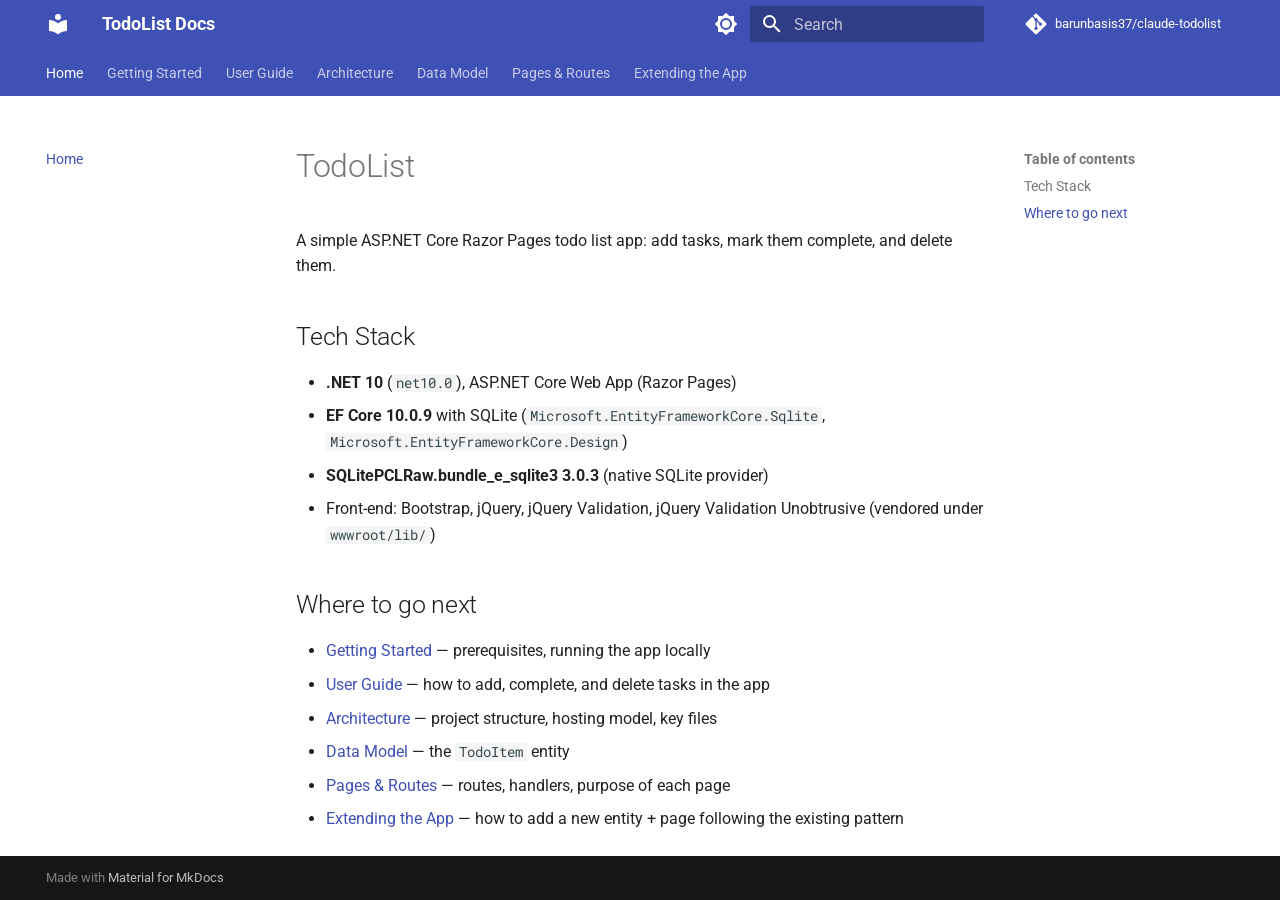
<file: index.html>
<!doctype html>
<html lang="en" class="no-js">
  <head>
    
      <meta charset="utf-8">
      <meta name="viewport" content="width=device-width,initial-scale=1">
      
        <meta name="description" content="Documentation for the ASP.NET Core Razor Pages TodoList app">
      
      
      
      
      
        <link rel="next" href="getting-started/">
      
      
        
      
      
      <link rel="icon" href="assets/images/favicon.png">
      <meta name="generator" content="mkdocs-1.6.1, mkdocs-material-9.7.6">
    
    
      
        <title>TodoList Docs</title>
      
    
    
      <link rel="stylesheet" href="assets/stylesheets/main.484c7ddc.min.css">
      
        
        <link rel="stylesheet" href="assets/stylesheets/palette.ab4e12ef.min.css">
      
      


    
    
      
    
    
      
        
        
        <link rel="preconnect" href="https://fonts.gstatic.com" crossorigin>
        <link rel="stylesheet" href="https://fonts.googleapis.com/css?family=Roboto:300,300i,400,400i,700,700i%7CRoboto+Mono:400,400i,700,700i&display=fallback">
        <style>:root{--md-text-font:"Roboto";--md-code-font:"Roboto Mono"}</style>
      
    
    
    <script>__md_scope=new URL(".",location),__md_hash=e=>[...e].reduce(((e,_)=>(e<<5)-e+_.charCodeAt(0)),0),__md_get=(e,_=localStorage,t=__md_scope)=>JSON.parse(_.getItem(t.pathname+"."+e)),__md_set=(e,_,t=localStorage,a=__md_scope)=>{try{t.setItem(a.pathname+"."+e,JSON.stringify(_))}catch(e){}}</script>
    
      

    
    
  </head>
  
  
    
    
      
    
    
    
    
    <body dir="ltr" data-md-color-scheme="default" data-md-color-primary="indigo" data-md-color-accent="indigo">
  
    
    <input class="md-toggle" data-md-toggle="drawer" type="checkbox" id="__drawer" autocomplete="off">
    <input class="md-toggle" data-md-toggle="search" type="checkbox" id="__search" autocomplete="off">
    <label class="md-overlay" for="__drawer"></label>
    <div data-md-component="skip">
      
        
        <a href="#todolist" class="md-skip">
          Skip to content
        </a>
      
    </div>
    <div data-md-component="announce">
      
    </div>
    
    
      

<header class="md-header" data-md-component="header">
  <nav class="md-header__inner md-grid" aria-label="Header">
    <a href="." title="TodoList Docs" class="md-header__button md-logo" aria-label="TodoList Docs" data-md-component="logo">
      
  
  <svg xmlns="http://www.w3.org/2000/svg" viewBox="0 0 24 24"><path d="M12 8a3 3 0 0 0 3-3 3 3 0 0 0-3-3 3 3 0 0 0-3 3 3 3 0 0 0 3 3m0 3.54C9.64 9.35 6.5 8 3 8v11c3.5 0 6.64 1.35 9 3.54 2.36-2.19 5.5-3.54 9-3.54V8c-3.5 0-6.64 1.35-9 3.54"/></svg>

    </a>
    <label class="md-header__button md-icon" for="__drawer">
      
      <svg xmlns="http://www.w3.org/2000/svg" viewBox="0 0 24 24"><path d="M3 6h18v2H3zm0 5h18v2H3zm0 5h18v2H3z"/></svg>
    </label>
    <div class="md-header__title" data-md-component="header-title">
      <div class="md-header__ellipsis">
        <div class="md-header__topic">
          <span class="md-ellipsis">
            TodoList Docs
          </span>
        </div>
        <div class="md-header__topic" data-md-component="header-topic">
          <span class="md-ellipsis">
            
              Home
            
          </span>
        </div>
      </div>
    </div>
    
      
        <form class="md-header__option" data-md-component="palette">
  
    
    
    
    <input class="md-option" data-md-color-media="(prefers-color-scheme: light)" data-md-color-scheme="default" data-md-color-primary="indigo" data-md-color-accent="indigo"  aria-label="Switch to dark mode"  type="radio" name="__palette" id="__palette_0">
    
      <label class="md-header__button md-icon" title="Switch to dark mode" for="__palette_1" hidden>
        <svg xmlns="http://www.w3.org/2000/svg" viewBox="0 0 24 24"><path d="M12 8a4 4 0 0 0-4 4 4 4 0 0 0 4 4 4 4 0 0 0 4-4 4 4 0 0 0-4-4m0 10a6 6 0 0 1-6-6 6 6 0 0 1 6-6 6 6 0 0 1 6 6 6 6 0 0 1-6 6m8-9.31V4h-4.69L12 .69 8.69 4H4v4.69L.69 12 4 15.31V20h4.69L12 23.31 15.31 20H20v-4.69L23.31 12z"/></svg>
      </label>
    
  
    
    
    
    <input class="md-option" data-md-color-media="(prefers-color-scheme: dark)" data-md-color-scheme="slate" data-md-color-primary="indigo" data-md-color-accent="indigo"  aria-label="Switch to light mode"  type="radio" name="__palette" id="__palette_1">
    
      <label class="md-header__button md-icon" title="Switch to light mode" for="__palette_0" hidden>
        <svg xmlns="http://www.w3.org/2000/svg" viewBox="0 0 24 24"><path d="M12 18c-.89 0-1.74-.2-2.5-.55C11.56 16.5 13 14.42 13 12s-1.44-4.5-3.5-5.45C10.26 6.2 11.11 6 12 6a6 6 0 0 1 6 6 6 6 0 0 1-6 6m8-9.31V4h-4.69L12 .69 8.69 4H4v4.69L.69 12 4 15.31V20h4.69L12 23.31 15.31 20H20v-4.69L23.31 12z"/></svg>
      </label>
    
  
</form>
      
    
    
      <script>var palette=__md_get("__palette");if(palette&&palette.color){if("(prefers-color-scheme)"===palette.color.media){var media=matchMedia("(prefers-color-scheme: light)"),input=document.querySelector(media.matches?"[data-md-color-media='(prefers-color-scheme: light)']":"[data-md-color-media='(prefers-color-scheme: dark)']");palette.color.media=input.getAttribute("data-md-color-media"),palette.color.scheme=input.getAttribute("data-md-color-scheme"),palette.color.primary=input.getAttribute("data-md-color-primary"),palette.color.accent=input.getAttribute("data-md-color-accent")}for(var[key,value]of Object.entries(palette.color))document.body.setAttribute("data-md-color-"+key,value)}</script>
    
    
    
      
      
        <label class="md-header__button md-icon" for="__search">
          
          <svg xmlns="http://www.w3.org/2000/svg" viewBox="0 0 24 24"><path d="M9.5 3A6.5 6.5 0 0 1 16 9.5c0 1.61-.59 3.09-1.56 4.23l.27.27h.79l5 5-1.5 1.5-5-5v-.79l-.27-.27A6.52 6.52 0 0 1 9.5 16 6.5 6.5 0 0 1 3 9.5 6.5 6.5 0 0 1 9.5 3m0 2C7 5 5 7 5 9.5S7 14 9.5 14 14 12 14 9.5 12 5 9.5 5"/></svg>
        </label>
        <div class="md-search" data-md-component="search" role="dialog">
  <label class="md-search__overlay" for="__search"></label>
  <div class="md-search__inner" role="search">
    <form class="md-search__form" name="search">
      <input type="text" class="md-search__input" name="query" aria-label="Search" placeholder="Search" autocapitalize="off" autocorrect="off" autocomplete="off" spellcheck="false" data-md-component="search-query" required>
      <label class="md-search__icon md-icon" for="__search">
        
        <svg xmlns="http://www.w3.org/2000/svg" viewBox="0 0 24 24"><path d="M9.5 3A6.5 6.5 0 0 1 16 9.5c0 1.61-.59 3.09-1.56 4.23l.27.27h.79l5 5-1.5 1.5-5-5v-.79l-.27-.27A6.52 6.52 0 0 1 9.5 16 6.5 6.5 0 0 1 3 9.5 6.5 6.5 0 0 1 9.5 3m0 2C7 5 5 7 5 9.5S7 14 9.5 14 14 12 14 9.5 12 5 9.5 5"/></svg>
        
        <svg xmlns="http://www.w3.org/2000/svg" viewBox="0 0 24 24"><path d="M20 11v2H8l5.5 5.5-1.42 1.42L4.16 12l7.92-7.92L13.5 5.5 8 11z"/></svg>
      </label>
      <nav class="md-search__options" aria-label="Search">
        
        <button type="reset" class="md-search__icon md-icon" title="Clear" aria-label="Clear" tabindex="-1">
          
          <svg xmlns="http://www.w3.org/2000/svg" viewBox="0 0 24 24"><path d="M19 6.41 17.59 5 12 10.59 6.41 5 5 6.41 10.59 12 5 17.59 6.41 19 12 13.41 17.59 19 19 17.59 13.41 12z"/></svg>
        </button>
      </nav>
      
        <div class="md-search__suggest" data-md-component="search-suggest"></div>
      
    </form>
    <div class="md-search__output">
      <div class="md-search__scrollwrap" tabindex="0" data-md-scrollfix>
        <div class="md-search-result" data-md-component="search-result">
          <div class="md-search-result__meta">
            Initializing search
          </div>
          <ol class="md-search-result__list" role="presentation"></ol>
        </div>
      </div>
    </div>
  </div>
</div>
      
    
    
      <div class="md-header__source">
        <a href="https://github.com/barunbasis37/claude-todolist" title="Go to repository" class="md-source" data-md-component="source">
  <div class="md-source__icon md-icon">
    
    <svg xmlns="http://www.w3.org/2000/svg" viewBox="0 0 448 512"><!--! Font Awesome Free 7.1.0 by @fontawesome - https://fontawesome.com License - https://fontawesome.com/license/free (Icons: CC BY 4.0, Fonts: SIL OFL 1.1, Code: MIT License) Copyright 2025 Fonticons, Inc.--><path d="M439.6 236.1 244 40.5c-5.4-5.5-12.8-8.5-20.4-8.5s-15 3-20.4 8.4L162.5 81l51.5 51.5c27.1-9.1 52.7 16.8 43.4 43.7l49.7 49.7c34.2-11.8 61.2 31 35.5 56.7-26.5 26.5-70.2-2.9-56-37.3L240.3 199v121.9c25.3 12.5 22.3 41.8 9.1 55-6.4 6.4-15.2 10.1-24.3 10.1s-17.8-3.6-24.3-10.1c-17.6-17.6-11.1-46.9 11.2-56v-123c-20.8-8.5-24.6-30.7-18.6-45L142.6 101 8.5 235.1C3 240.6 0 247.9 0 255.5s3 15 8.5 20.4l195.6 195.7c5.4 5.4 12.7 8.4 20.4 8.4s15-3 20.4-8.4l194.7-194.7c5.4-5.4 8.4-12.8 8.4-20.4s-3-15-8.4-20.4"/></svg>
  </div>
  <div class="md-source__repository">
    barunbasis37/claude-todolist
  </div>
</a>
      </div>
    
  </nav>
  
</header>
    
    <div class="md-container" data-md-component="container">
      
      
        
          
            
<nav class="md-tabs" aria-label="Tabs" data-md-component="tabs">
  <div class="md-grid">
    <ul class="md-tabs__list">
      
        
  
  
  
    
  
  
    <li class="md-tabs__item md-tabs__item--active">
      <a href="." class="md-tabs__link">
        
  
  
    
  
  Home

      </a>
    </li>
  

      
        
  
  
  
  
    <li class="md-tabs__item">
      <a href="getting-started/" class="md-tabs__link">
        
  
  
    
  
  Getting Started

      </a>
    </li>
  

      
        
  
  
  
  
    <li class="md-tabs__item">
      <a href="user-guide/" class="md-tabs__link">
        
  
  
    
  
  User Guide

      </a>
    </li>
  

      
        
  
  
  
  
    <li class="md-tabs__item">
      <a href="architecture/" class="md-tabs__link">
        
  
  
    
  
  Architecture

      </a>
    </li>
  

      
        
  
  
  
  
    <li class="md-tabs__item">
      <a href="data-model/" class="md-tabs__link">
        
  
  
    
  
  Data Model

      </a>
    </li>
  

      
        
  
  
  
  
    <li class="md-tabs__item">
      <a href="pages-and-routes/" class="md-tabs__link">
        
  
  
    
  
  Pages & Routes

      </a>
    </li>
  

      
        
  
  
  
  
    <li class="md-tabs__item">
      <a href="extending/" class="md-tabs__link">
        
  
  
    
  
  Extending the App

      </a>
    </li>
  

      
    </ul>
  </div>
</nav>
          
        
      
      <main class="md-main" data-md-component="main">
        <div class="md-main__inner md-grid">
          
            
              
              <div class="md-sidebar md-sidebar--primary" data-md-component="sidebar" data-md-type="navigation" >
                <div class="md-sidebar__scrollwrap">
                  <div class="md-sidebar__inner">
                    


  


<nav class="md-nav md-nav--primary md-nav--lifted" aria-label="Navigation" data-md-level="0">
  <label class="md-nav__title" for="__drawer">
    <a href="." title="TodoList Docs" class="md-nav__button md-logo" aria-label="TodoList Docs" data-md-component="logo">
      
  
  <svg xmlns="http://www.w3.org/2000/svg" viewBox="0 0 24 24"><path d="M12 8a3 3 0 0 0 3-3 3 3 0 0 0-3-3 3 3 0 0 0-3 3 3 3 0 0 0 3 3m0 3.54C9.64 9.35 6.5 8 3 8v11c3.5 0 6.64 1.35 9 3.54 2.36-2.19 5.5-3.54 9-3.54V8c-3.5 0-6.64 1.35-9 3.54"/></svg>

    </a>
    TodoList Docs
  </label>
  
    <div class="md-nav__source">
      <a href="https://github.com/barunbasis37/claude-todolist" title="Go to repository" class="md-source" data-md-component="source">
  <div class="md-source__icon md-icon">
    
    <svg xmlns="http://www.w3.org/2000/svg" viewBox="0 0 448 512"><!--! Font Awesome Free 7.1.0 by @fontawesome - https://fontawesome.com License - https://fontawesome.com/license/free (Icons: CC BY 4.0, Fonts: SIL OFL 1.1, Code: MIT License) Copyright 2025 Fonticons, Inc.--><path d="M439.6 236.1 244 40.5c-5.4-5.5-12.8-8.5-20.4-8.5s-15 3-20.4 8.4L162.5 81l51.5 51.5c27.1-9.1 52.7 16.8 43.4 43.7l49.7 49.7c34.2-11.8 61.2 31 35.5 56.7-26.5 26.5-70.2-2.9-56-37.3L240.3 199v121.9c25.3 12.5 22.3 41.8 9.1 55-6.4 6.4-15.2 10.1-24.3 10.1s-17.8-3.6-24.3-10.1c-17.6-17.6-11.1-46.9 11.2-56v-123c-20.8-8.5-24.6-30.7-18.6-45L142.6 101 8.5 235.1C3 240.6 0 247.9 0 255.5s3 15 8.5 20.4l195.6 195.7c5.4 5.4 12.7 8.4 20.4 8.4s15-3 20.4-8.4l194.7-194.7c5.4-5.4 8.4-12.8 8.4-20.4s-3-15-8.4-20.4"/></svg>
  </div>
  <div class="md-source__repository">
    barunbasis37/claude-todolist
  </div>
</a>
    </div>
  
  <ul class="md-nav__list" data-md-scrollfix>
    
      
      
  
  
    
  
  
  
    <li class="md-nav__item md-nav__item--active">
      
      <input class="md-nav__toggle md-toggle" type="checkbox" id="__toc">
      
      
        
      
      
        <label class="md-nav__link md-nav__link--active" for="__toc">
          
  
  
  <span class="md-ellipsis">
    
  
    Home
  

    
  </span>
  
  

          <span class="md-nav__icon md-icon"></span>
        </label>
      
      <a href="." class="md-nav__link md-nav__link--active">
        
  
  
  <span class="md-ellipsis">
    
  
    Home
  

    
  </span>
  
  

      </a>
      
        

<nav class="md-nav md-nav--secondary" aria-label="Table of contents">
  
  
  
    
  
  
    <label class="md-nav__title" for="__toc">
      <span class="md-nav__icon md-icon"></span>
      Table of contents
    </label>
    <ul class="md-nav__list" data-md-component="toc" data-md-scrollfix>
      
        <li class="md-nav__item">
  <a href="#tech-stack" class="md-nav__link">
    <span class="md-ellipsis">
      
        Tech Stack
      
    </span>
  </a>
  
</li>
      
        <li class="md-nav__item">
  <a href="#where-to-go-next" class="md-nav__link">
    <span class="md-ellipsis">
      
        Where to go next
      
    </span>
  </a>
  
</li>
      
    </ul>
  
</nav>
      
    </li>
  

    
      
      
  
  
  
  
    <li class="md-nav__item">
      <a href="getting-started/" class="md-nav__link">
        
  
  
  <span class="md-ellipsis">
    
  
    Getting Started
  

    
  </span>
  
  

      </a>
    </li>
  

    
      
      
  
  
  
  
    <li class="md-nav__item">
      <a href="user-guide/" class="md-nav__link">
        
  
  
  <span class="md-ellipsis">
    
  
    User Guide
  

    
  </span>
  
  

      </a>
    </li>
  

    
      
      
  
  
  
  
    <li class="md-nav__item">
      <a href="architecture/" class="md-nav__link">
        
  
  
  <span class="md-ellipsis">
    
  
    Architecture
  

    
  </span>
  
  

      </a>
    </li>
  

    
      
      
  
  
  
  
    <li class="md-nav__item">
      <a href="data-model/" class="md-nav__link">
        
  
  
  <span class="md-ellipsis">
    
  
    Data Model
  

    
  </span>
  
  

      </a>
    </li>
  

    
      
      
  
  
  
  
    <li class="md-nav__item">
      <a href="pages-and-routes/" class="md-nav__link">
        
  
  
  <span class="md-ellipsis">
    
  
    Pages & Routes
  

    
  </span>
  
  

      </a>
    </li>
  

    
      
      
  
  
  
  
    <li class="md-nav__item">
      <a href="extending/" class="md-nav__link">
        
  
  
  <span class="md-ellipsis">
    
  
    Extending the App
  

    
  </span>
  
  

      </a>
    </li>
  

    
  </ul>
</nav>
                  </div>
                </div>
              </div>
            
            
              
              <div class="md-sidebar md-sidebar--secondary" data-md-component="sidebar" data-md-type="toc" >
                <div class="md-sidebar__scrollwrap">
                  <div class="md-sidebar__inner">
                    

<nav class="md-nav md-nav--secondary" aria-label="Table of contents">
  
  
  
    
  
  
    <label class="md-nav__title" for="__toc">
      <span class="md-nav__icon md-icon"></span>
      Table of contents
    </label>
    <ul class="md-nav__list" data-md-component="toc" data-md-scrollfix>
      
        <li class="md-nav__item">
  <a href="#tech-stack" class="md-nav__link">
    <span class="md-ellipsis">
      
        Tech Stack
      
    </span>
  </a>
  
</li>
      
        <li class="md-nav__item">
  <a href="#where-to-go-next" class="md-nav__link">
    <span class="md-ellipsis">
      
        Where to go next
      
    </span>
  </a>
  
</li>
      
    </ul>
  
</nav>
                  </div>
                </div>
              </div>
            
          
          
            <div class="md-content" data-md-component="content">
              
              <article class="md-content__inner md-typeset">
                
                  


  
  


<h1 id="todolist">TodoList</h1>
<p>A simple ASP.NET Core Razor Pages todo list app: add tasks, mark them complete, and delete them.</p>
<h2 id="tech-stack">Tech Stack</h2>
<ul>
<li><strong>.NET 10</strong> (<code>net10.0</code>), ASP.NET Core Web App (Razor Pages)</li>
<li><strong>EF Core 10.0.9</strong> with SQLite (<code>Microsoft.EntityFrameworkCore.Sqlite</code>, <code>Microsoft.EntityFrameworkCore.Design</code>)</li>
<li><strong>SQLitePCLRaw.bundle_e_sqlite3 3.0.3</strong> (native SQLite provider)</li>
<li>Front-end: Bootstrap, jQuery, jQuery Validation, jQuery Validation Unobtrusive (vendored under <code>wwwroot/lib/</code>)</li>
</ul>
<h2 id="where-to-go-next">Where to go next</h2>
<ul>
<li><a href="getting-started/">Getting Started</a> — prerequisites, running the app locally</li>
<li><a href="user-guide/">User Guide</a> — how to add, complete, and delete tasks in the app</li>
<li><a href="architecture/">Architecture</a> — project structure, hosting model, key files</li>
<li><a href="data-model/">Data Model</a> — the <code>TodoItem</code> entity</li>
<li><a href="pages-and-routes/">Pages &amp; Routes</a> — routes, handlers, purpose of each page</li>
<li><a href="extending/">Extending the App</a> — how to add a new entity + page following the existing pattern</li>
</ul>












                
              </article>
            </div>
          
          
<script>var target=document.getElementById(location.hash.slice(1));target&&target.name&&(target.checked=target.name.startsWith("__tabbed_"))</script>
        </div>
        
          <button type="button" class="md-top md-icon" data-md-component="top" hidden>
  
  <svg xmlns="http://www.w3.org/2000/svg" viewBox="0 0 24 24"><path d="M13 20h-2V8l-5.5 5.5-1.42-1.42L12 4.16l7.92 7.92-1.42 1.42L13 8z"/></svg>
  Back to top
</button>
        
      </main>
      
        <footer class="md-footer">
  
  <div class="md-footer-meta md-typeset">
    <div class="md-footer-meta__inner md-grid">
      <div class="md-copyright">
  
  
    Made with
    <a href="https://squidfunk.github.io/mkdocs-material/" target="_blank" rel="noopener">
      Material for MkDocs
    </a>
  
</div>
      
    </div>
  </div>
</footer>
      
    </div>
    <div class="md-dialog" data-md-component="dialog">
      <div class="md-dialog__inner md-typeset"></div>
    </div>
    
    
    
      
      
      <script id="__config" type="application/json">{"annotate": null, "base": ".", "features": ["navigation.tabs", "navigation.top", "content.code.copy", "search.suggest"], "search": "assets/javascripts/workers/search.2c215733.min.js", "tags": null, "translations": {"clipboard.copied": "Copied to clipboard", "clipboard.copy": "Copy to clipboard", "search.result.more.one": "1 more on this page", "search.result.more.other": "# more on this page", "search.result.none": "No matching documents", "search.result.one": "1 matching document", "search.result.other": "# matching documents", "search.result.placeholder": "Type to start searching", "search.result.term.missing": "Missing", "select.version": "Select version"}, "version": null}</script>
    
    
      <script src="assets/javascripts/bundle.79ae519e.min.js"></script>
      
    
  </body>
</html>
</file>
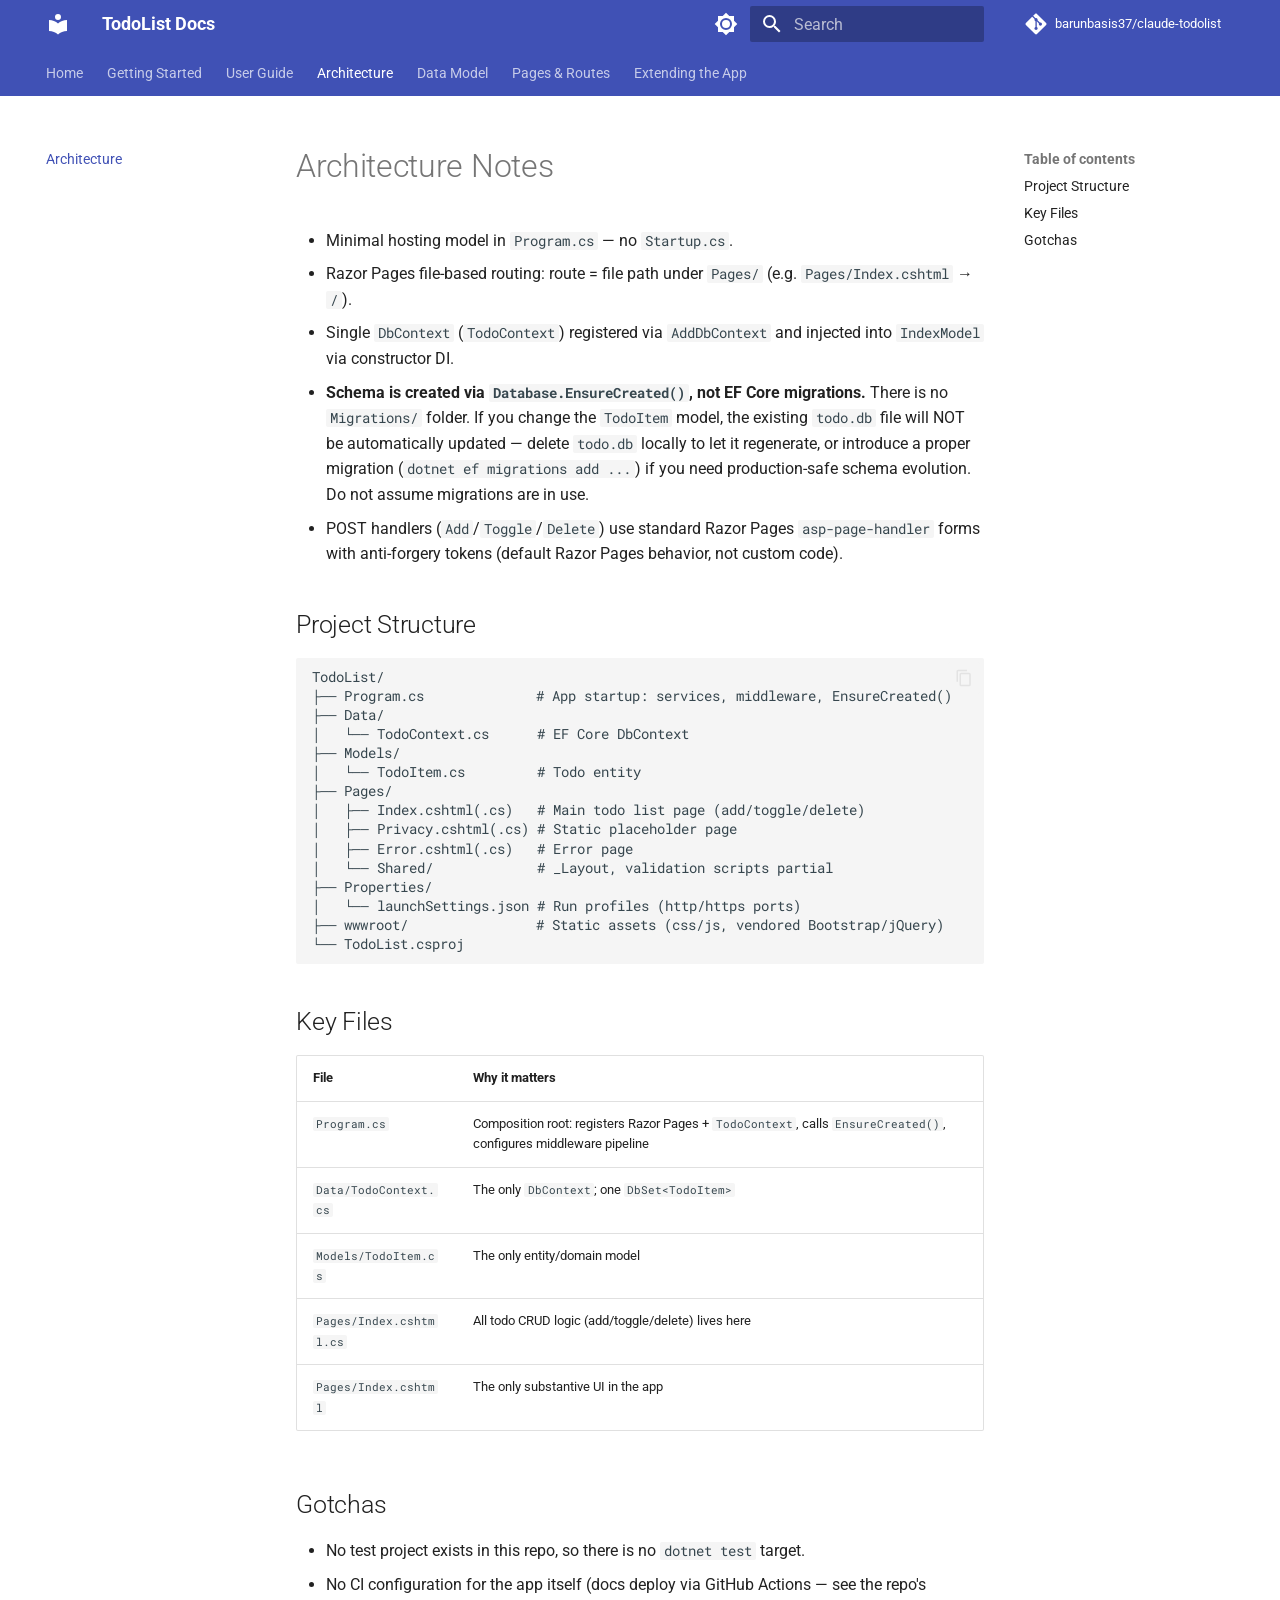
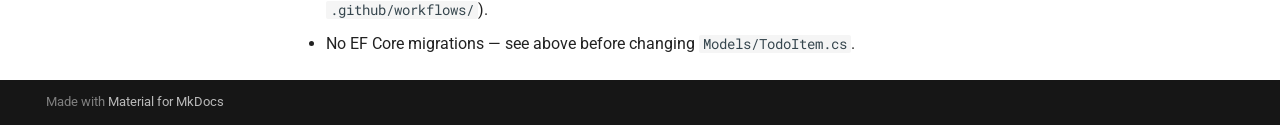
<file: architecture/index.html>
<!doctype html>
<html lang="en" class="no-js">
  <head>
    
      <meta charset="utf-8">
      <meta name="viewport" content="width=device-width,initial-scale=1">
      
        <meta name="description" content="Documentation for the ASP.NET Core Razor Pages TodoList app">
      
      
      
      
        <link rel="prev" href="../user-guide/">
      
      
        <link rel="next" href="../data-model/">
      
      
        
      
      
      <link rel="icon" href="../assets/images/favicon.png">
      <meta name="generator" content="mkdocs-1.6.1, mkdocs-material-9.7.6">
    
    
      
        <title>Architecture - TodoList Docs</title>
      
    
    
      <link rel="stylesheet" href="../assets/stylesheets/main.484c7ddc.min.css">
      
        
        <link rel="stylesheet" href="../assets/stylesheets/palette.ab4e12ef.min.css">
      
      


    
    
      
    
    
      
        
        
        <link rel="preconnect" href="https://fonts.gstatic.com" crossorigin>
        <link rel="stylesheet" href="https://fonts.googleapis.com/css?family=Roboto:300,300i,400,400i,700,700i%7CRoboto+Mono:400,400i,700,700i&display=fallback">
        <style>:root{--md-text-font:"Roboto";--md-code-font:"Roboto Mono"}</style>
      
    
    
    <script>__md_scope=new URL("..",location),__md_hash=e=>[...e].reduce(((e,_)=>(e<<5)-e+_.charCodeAt(0)),0),__md_get=(e,_=localStorage,t=__md_scope)=>JSON.parse(_.getItem(t.pathname+"."+e)),__md_set=(e,_,t=localStorage,a=__md_scope)=>{try{t.setItem(a.pathname+"."+e,JSON.stringify(_))}catch(e){}}</script>
    
      

    
    
  </head>
  
  
    
    
      
    
    
    
    
    <body dir="ltr" data-md-color-scheme="default" data-md-color-primary="indigo" data-md-color-accent="indigo">
  
    
    <input class="md-toggle" data-md-toggle="drawer" type="checkbox" id="__drawer" autocomplete="off">
    <input class="md-toggle" data-md-toggle="search" type="checkbox" id="__search" autocomplete="off">
    <label class="md-overlay" for="__drawer"></label>
    <div data-md-component="skip">
      
        
        <a href="#architecture-notes" class="md-skip">
          Skip to content
        </a>
      
    </div>
    <div data-md-component="announce">
      
    </div>
    
    
      

<header class="md-header" data-md-component="header">
  <nav class="md-header__inner md-grid" aria-label="Header">
    <a href=".." title="TodoList Docs" class="md-header__button md-logo" aria-label="TodoList Docs" data-md-component="logo">
      
  
  <svg xmlns="http://www.w3.org/2000/svg" viewBox="0 0 24 24"><path d="M12 8a3 3 0 0 0 3-3 3 3 0 0 0-3-3 3 3 0 0 0-3 3 3 3 0 0 0 3 3m0 3.54C9.64 9.35 6.5 8 3 8v11c3.5 0 6.64 1.35 9 3.54 2.36-2.19 5.5-3.54 9-3.54V8c-3.5 0-6.64 1.35-9 3.54"/></svg>

    </a>
    <label class="md-header__button md-icon" for="__drawer">
      
      <svg xmlns="http://www.w3.org/2000/svg" viewBox="0 0 24 24"><path d="M3 6h18v2H3zm0 5h18v2H3zm0 5h18v2H3z"/></svg>
    </label>
    <div class="md-header__title" data-md-component="header-title">
      <div class="md-header__ellipsis">
        <div class="md-header__topic">
          <span class="md-ellipsis">
            TodoList Docs
          </span>
        </div>
        <div class="md-header__topic" data-md-component="header-topic">
          <span class="md-ellipsis">
            
              Architecture
            
          </span>
        </div>
      </div>
    </div>
    
      
        <form class="md-header__option" data-md-component="palette">
  
    
    
    
    <input class="md-option" data-md-color-media="(prefers-color-scheme: light)" data-md-color-scheme="default" data-md-color-primary="indigo" data-md-color-accent="indigo"  aria-label="Switch to dark mode"  type="radio" name="__palette" id="__palette_0">
    
      <label class="md-header__button md-icon" title="Switch to dark mode" for="__palette_1" hidden>
        <svg xmlns="http://www.w3.org/2000/svg" viewBox="0 0 24 24"><path d="M12 8a4 4 0 0 0-4 4 4 4 0 0 0 4 4 4 4 0 0 0 4-4 4 4 0 0 0-4-4m0 10a6 6 0 0 1-6-6 6 6 0 0 1 6-6 6 6 0 0 1 6 6 6 6 0 0 1-6 6m8-9.31V4h-4.69L12 .69 8.69 4H4v4.69L.69 12 4 15.31V20h4.69L12 23.31 15.31 20H20v-4.69L23.31 12z"/></svg>
      </label>
    
  
    
    
    
    <input class="md-option" data-md-color-media="(prefers-color-scheme: dark)" data-md-color-scheme="slate" data-md-color-primary="indigo" data-md-color-accent="indigo"  aria-label="Switch to light mode"  type="radio" name="__palette" id="__palette_1">
    
      <label class="md-header__button md-icon" title="Switch to light mode" for="__palette_0" hidden>
        <svg xmlns="http://www.w3.org/2000/svg" viewBox="0 0 24 24"><path d="M12 18c-.89 0-1.74-.2-2.5-.55C11.56 16.5 13 14.42 13 12s-1.44-4.5-3.5-5.45C10.26 6.2 11.11 6 12 6a6 6 0 0 1 6 6 6 6 0 0 1-6 6m8-9.31V4h-4.69L12 .69 8.69 4H4v4.69L.69 12 4 15.31V20h4.69L12 23.31 15.31 20H20v-4.69L23.31 12z"/></svg>
      </label>
    
  
</form>
      
    
    
      <script>var palette=__md_get("__palette");if(palette&&palette.color){if("(prefers-color-scheme)"===palette.color.media){var media=matchMedia("(prefers-color-scheme: light)"),input=document.querySelector(media.matches?"[data-md-color-media='(prefers-color-scheme: light)']":"[data-md-color-media='(prefers-color-scheme: dark)']");palette.color.media=input.getAttribute("data-md-color-media"),palette.color.scheme=input.getAttribute("data-md-color-scheme"),palette.color.primary=input.getAttribute("data-md-color-primary"),palette.color.accent=input.getAttribute("data-md-color-accent")}for(var[key,value]of Object.entries(palette.color))document.body.setAttribute("data-md-color-"+key,value)}</script>
    
    
    
      
      
        <label class="md-header__button md-icon" for="__search">
          
          <svg xmlns="http://www.w3.org/2000/svg" viewBox="0 0 24 24"><path d="M9.5 3A6.5 6.5 0 0 1 16 9.5c0 1.61-.59 3.09-1.56 4.23l.27.27h.79l5 5-1.5 1.5-5-5v-.79l-.27-.27A6.52 6.52 0 0 1 9.5 16 6.5 6.5 0 0 1 3 9.5 6.5 6.5 0 0 1 9.5 3m0 2C7 5 5 7 5 9.5S7 14 9.5 14 14 12 14 9.5 12 5 9.5 5"/></svg>
        </label>
        <div class="md-search" data-md-component="search" role="dialog">
  <label class="md-search__overlay" for="__search"></label>
  <div class="md-search__inner" role="search">
    <form class="md-search__form" name="search">
      <input type="text" class="md-search__input" name="query" aria-label="Search" placeholder="Search" autocapitalize="off" autocorrect="off" autocomplete="off" spellcheck="false" data-md-component="search-query" required>
      <label class="md-search__icon md-icon" for="__search">
        
        <svg xmlns="http://www.w3.org/2000/svg" viewBox="0 0 24 24"><path d="M9.5 3A6.5 6.5 0 0 1 16 9.5c0 1.61-.59 3.09-1.56 4.23l.27.27h.79l5 5-1.5 1.5-5-5v-.79l-.27-.27A6.52 6.52 0 0 1 9.5 16 6.5 6.5 0 0 1 3 9.5 6.5 6.5 0 0 1 9.5 3m0 2C7 5 5 7 5 9.5S7 14 9.5 14 14 12 14 9.5 12 5 9.5 5"/></svg>
        
        <svg xmlns="http://www.w3.org/2000/svg" viewBox="0 0 24 24"><path d="M20 11v2H8l5.5 5.5-1.42 1.42L4.16 12l7.92-7.92L13.5 5.5 8 11z"/></svg>
      </label>
      <nav class="md-search__options" aria-label="Search">
        
        <button type="reset" class="md-search__icon md-icon" title="Clear" aria-label="Clear" tabindex="-1">
          
          <svg xmlns="http://www.w3.org/2000/svg" viewBox="0 0 24 24"><path d="M19 6.41 17.59 5 12 10.59 6.41 5 5 6.41 10.59 12 5 17.59 6.41 19 12 13.41 17.59 19 19 17.59 13.41 12z"/></svg>
        </button>
      </nav>
      
        <div class="md-search__suggest" data-md-component="search-suggest"></div>
      
    </form>
    <div class="md-search__output">
      <div class="md-search__scrollwrap" tabindex="0" data-md-scrollfix>
        <div class="md-search-result" data-md-component="search-result">
          <div class="md-search-result__meta">
            Initializing search
          </div>
          <ol class="md-search-result__list" role="presentation"></ol>
        </div>
      </div>
    </div>
  </div>
</div>
      
    
    
      <div class="md-header__source">
        <a href="https://github.com/barunbasis37/claude-todolist" title="Go to repository" class="md-source" data-md-component="source">
  <div class="md-source__icon md-icon">
    
    <svg xmlns="http://www.w3.org/2000/svg" viewBox="0 0 448 512"><!--! Font Awesome Free 7.1.0 by @fontawesome - https://fontawesome.com License - https://fontawesome.com/license/free (Icons: CC BY 4.0, Fonts: SIL OFL 1.1, Code: MIT License) Copyright 2025 Fonticons, Inc.--><path d="M439.6 236.1 244 40.5c-5.4-5.5-12.8-8.5-20.4-8.5s-15 3-20.4 8.4L162.5 81l51.5 51.5c27.1-9.1 52.7 16.8 43.4 43.7l49.7 49.7c34.2-11.8 61.2 31 35.5 56.7-26.5 26.5-70.2-2.9-56-37.3L240.3 199v121.9c25.3 12.5 22.3 41.8 9.1 55-6.4 6.4-15.2 10.1-24.3 10.1s-17.8-3.6-24.3-10.1c-17.6-17.6-11.1-46.9 11.2-56v-123c-20.8-8.5-24.6-30.7-18.6-45L142.6 101 8.5 235.1C3 240.6 0 247.9 0 255.5s3 15 8.5 20.4l195.6 195.7c5.4 5.4 12.7 8.4 20.4 8.4s15-3 20.4-8.4l194.7-194.7c5.4-5.4 8.4-12.8 8.4-20.4s-3-15-8.4-20.4"/></svg>
  </div>
  <div class="md-source__repository">
    barunbasis37/claude-todolist
  </div>
</a>
      </div>
    
  </nav>
  
</header>
    
    <div class="md-container" data-md-component="container">
      
      
        
          
            
<nav class="md-tabs" aria-label="Tabs" data-md-component="tabs">
  <div class="md-grid">
    <ul class="md-tabs__list">
      
        
  
  
  
  
    <li class="md-tabs__item">
      <a href=".." class="md-tabs__link">
        
  
  
    
  
  Home

      </a>
    </li>
  

      
        
  
  
  
  
    <li class="md-tabs__item">
      <a href="../getting-started/" class="md-tabs__link">
        
  
  
    
  
  Getting Started

      </a>
    </li>
  

      
        
  
  
  
  
    <li class="md-tabs__item">
      <a href="../user-guide/" class="md-tabs__link">
        
  
  
    
  
  User Guide

      </a>
    </li>
  

      
        
  
  
  
    
  
  
    <li class="md-tabs__item md-tabs__item--active">
      <a href="./" class="md-tabs__link">
        
  
  
    
  
  Architecture

      </a>
    </li>
  

      
        
  
  
  
  
    <li class="md-tabs__item">
      <a href="../data-model/" class="md-tabs__link">
        
  
  
    
  
  Data Model

      </a>
    </li>
  

      
        
  
  
  
  
    <li class="md-tabs__item">
      <a href="../pages-and-routes/" class="md-tabs__link">
        
  
  
    
  
  Pages & Routes

      </a>
    </li>
  

      
        
  
  
  
  
    <li class="md-tabs__item">
      <a href="../extending/" class="md-tabs__link">
        
  
  
    
  
  Extending the App

      </a>
    </li>
  

      
    </ul>
  </div>
</nav>
          
        
      
      <main class="md-main" data-md-component="main">
        <div class="md-main__inner md-grid">
          
            
              
              <div class="md-sidebar md-sidebar--primary" data-md-component="sidebar" data-md-type="navigation" >
                <div class="md-sidebar__scrollwrap">
                  <div class="md-sidebar__inner">
                    


  


<nav class="md-nav md-nav--primary md-nav--lifted" aria-label="Navigation" data-md-level="0">
  <label class="md-nav__title" for="__drawer">
    <a href=".." title="TodoList Docs" class="md-nav__button md-logo" aria-label="TodoList Docs" data-md-component="logo">
      
  
  <svg xmlns="http://www.w3.org/2000/svg" viewBox="0 0 24 24"><path d="M12 8a3 3 0 0 0 3-3 3 3 0 0 0-3-3 3 3 0 0 0-3 3 3 3 0 0 0 3 3m0 3.54C9.64 9.35 6.5 8 3 8v11c3.5 0 6.64 1.35 9 3.54 2.36-2.19 5.5-3.54 9-3.54V8c-3.5 0-6.64 1.35-9 3.54"/></svg>

    </a>
    TodoList Docs
  </label>
  
    <div class="md-nav__source">
      <a href="https://github.com/barunbasis37/claude-todolist" title="Go to repository" class="md-source" data-md-component="source">
  <div class="md-source__icon md-icon">
    
    <svg xmlns="http://www.w3.org/2000/svg" viewBox="0 0 448 512"><!--! Font Awesome Free 7.1.0 by @fontawesome - https://fontawesome.com License - https://fontawesome.com/license/free (Icons: CC BY 4.0, Fonts: SIL OFL 1.1, Code: MIT License) Copyright 2025 Fonticons, Inc.--><path d="M439.6 236.1 244 40.5c-5.4-5.5-12.8-8.5-20.4-8.5s-15 3-20.4 8.4L162.5 81l51.5 51.5c27.1-9.1 52.7 16.8 43.4 43.7l49.7 49.7c34.2-11.8 61.2 31 35.5 56.7-26.5 26.5-70.2-2.9-56-37.3L240.3 199v121.9c25.3 12.5 22.3 41.8 9.1 55-6.4 6.4-15.2 10.1-24.3 10.1s-17.8-3.6-24.3-10.1c-17.6-17.6-11.1-46.9 11.2-56v-123c-20.8-8.5-24.6-30.7-18.6-45L142.6 101 8.5 235.1C3 240.6 0 247.9 0 255.5s3 15 8.5 20.4l195.6 195.7c5.4 5.4 12.7 8.4 20.4 8.4s15-3 20.4-8.4l194.7-194.7c5.4-5.4 8.4-12.8 8.4-20.4s-3-15-8.4-20.4"/></svg>
  </div>
  <div class="md-source__repository">
    barunbasis37/claude-todolist
  </div>
</a>
    </div>
  
  <ul class="md-nav__list" data-md-scrollfix>
    
      
      
  
  
  
  
    <li class="md-nav__item">
      <a href=".." class="md-nav__link">
        
  
  
  <span class="md-ellipsis">
    
  
    Home
  

    
  </span>
  
  

      </a>
    </li>
  

    
      
      
  
  
  
  
    <li class="md-nav__item">
      <a href="../getting-started/" class="md-nav__link">
        
  
  
  <span class="md-ellipsis">
    
  
    Getting Started
  

    
  </span>
  
  

      </a>
    </li>
  

    
      
      
  
  
  
  
    <li class="md-nav__item">
      <a href="../user-guide/" class="md-nav__link">
        
  
  
  <span class="md-ellipsis">
    
  
    User Guide
  

    
  </span>
  
  

      </a>
    </li>
  

    
      
      
  
  
    
  
  
  
    <li class="md-nav__item md-nav__item--active">
      
      <input class="md-nav__toggle md-toggle" type="checkbox" id="__toc">
      
      
        
      
      
        <label class="md-nav__link md-nav__link--active" for="__toc">
          
  
  
  <span class="md-ellipsis">
    
  
    Architecture
  

    
  </span>
  
  

          <span class="md-nav__icon md-icon"></span>
        </label>
      
      <a href="./" class="md-nav__link md-nav__link--active">
        
  
  
  <span class="md-ellipsis">
    
  
    Architecture
  

    
  </span>
  
  

      </a>
      
        

<nav class="md-nav md-nav--secondary" aria-label="Table of contents">
  
  
  
    
  
  
    <label class="md-nav__title" for="__toc">
      <span class="md-nav__icon md-icon"></span>
      Table of contents
    </label>
    <ul class="md-nav__list" data-md-component="toc" data-md-scrollfix>
      
        <li class="md-nav__item">
  <a href="#project-structure" class="md-nav__link">
    <span class="md-ellipsis">
      
        Project Structure
      
    </span>
  </a>
  
</li>
      
        <li class="md-nav__item">
  <a href="#key-files" class="md-nav__link">
    <span class="md-ellipsis">
      
        Key Files
      
    </span>
  </a>
  
</li>
      
        <li class="md-nav__item">
  <a href="#gotchas" class="md-nav__link">
    <span class="md-ellipsis">
      
        Gotchas
      
    </span>
  </a>
  
</li>
      
    </ul>
  
</nav>
      
    </li>
  

    
      
      
  
  
  
  
    <li class="md-nav__item">
      <a href="../data-model/" class="md-nav__link">
        
  
  
  <span class="md-ellipsis">
    
  
    Data Model
  

    
  </span>
  
  

      </a>
    </li>
  

    
      
      
  
  
  
  
    <li class="md-nav__item">
      <a href="../pages-and-routes/" class="md-nav__link">
        
  
  
  <span class="md-ellipsis">
    
  
    Pages & Routes
  

    
  </span>
  
  

      </a>
    </li>
  

    
      
      
  
  
  
  
    <li class="md-nav__item">
      <a href="../extending/" class="md-nav__link">
        
  
  
  <span class="md-ellipsis">
    
  
    Extending the App
  

    
  </span>
  
  

      </a>
    </li>
  

    
  </ul>
</nav>
                  </div>
                </div>
              </div>
            
            
              
              <div class="md-sidebar md-sidebar--secondary" data-md-component="sidebar" data-md-type="toc" >
                <div class="md-sidebar__scrollwrap">
                  <div class="md-sidebar__inner">
                    

<nav class="md-nav md-nav--secondary" aria-label="Table of contents">
  
  
  
    
  
  
    <label class="md-nav__title" for="__toc">
      <span class="md-nav__icon md-icon"></span>
      Table of contents
    </label>
    <ul class="md-nav__list" data-md-component="toc" data-md-scrollfix>
      
        <li class="md-nav__item">
  <a href="#project-structure" class="md-nav__link">
    <span class="md-ellipsis">
      
        Project Structure
      
    </span>
  </a>
  
</li>
      
        <li class="md-nav__item">
  <a href="#key-files" class="md-nav__link">
    <span class="md-ellipsis">
      
        Key Files
      
    </span>
  </a>
  
</li>
      
        <li class="md-nav__item">
  <a href="#gotchas" class="md-nav__link">
    <span class="md-ellipsis">
      
        Gotchas
      
    </span>
  </a>
  
</li>
      
    </ul>
  
</nav>
                  </div>
                </div>
              </div>
            
          
          
            <div class="md-content" data-md-component="content">
              
              <article class="md-content__inner md-typeset">
                
                  


  
  


<h1 id="architecture-notes">Architecture Notes</h1>
<ul>
<li>Minimal hosting model in <code>Program.cs</code> — no <code>Startup.cs</code>.</li>
<li>Razor Pages file-based routing: route = file path under <code>Pages/</code> (e.g.
  <code>Pages/Index.cshtml</code> → <code>/</code>).</li>
<li>Single <code>DbContext</code> (<code>TodoContext</code>) registered via <code>AddDbContext</code> and injected
  into <code>IndexModel</code> via constructor DI.</li>
<li><strong>Schema is created via <code>Database.EnsureCreated()</code>, not EF Core migrations.</strong>
  There is no <code>Migrations/</code> folder. If you change the <code>TodoItem</code> model, the
  existing <code>todo.db</code> file will NOT be automatically updated — delete <code>todo.db</code>
  locally to let it regenerate, or introduce a proper migration (<code>dotnet ef
  migrations add ...</code>) if you need production-safe schema evolution. Do not
  assume migrations are in use.</li>
<li>POST handlers (<code>Add</code>/<code>Toggle</code>/<code>Delete</code>) use standard Razor Pages
  <code>asp-page-handler</code> forms with anti-forgery tokens (default Razor Pages
  behavior, not custom code).</li>
</ul>
<h2 id="project-structure">Project Structure</h2>
<div class="highlight"><pre><span></span><code>TodoList/
├── Program.cs              # App startup: services, middleware, EnsureCreated()
├── Data/
│   └── TodoContext.cs      # EF Core DbContext
├── Models/
│   └── TodoItem.cs         # Todo entity
├── Pages/
│   ├── Index.cshtml(.cs)   # Main todo list page (add/toggle/delete)
│   ├── Privacy.cshtml(.cs) # Static placeholder page
│   ├── Error.cshtml(.cs)   # Error page
│   └── Shared/             # _Layout, validation scripts partial
├── Properties/
│   └── launchSettings.json # Run profiles (http/https ports)
├── wwwroot/                # Static assets (css/js, vendored Bootstrap/jQuery)
└── TodoList.csproj
</code></pre></div>
<h2 id="key-files">Key Files</h2>
<table>
<thead>
<tr>
<th>File</th>
<th>Why it matters</th>
</tr>
</thead>
<tbody>
<tr>
<td><code>Program.cs</code></td>
<td>Composition root: registers Razor Pages + <code>TodoContext</code>, calls <code>EnsureCreated()</code>, configures middleware pipeline</td>
</tr>
<tr>
<td><code>Data/TodoContext.cs</code></td>
<td>The only <code>DbContext</code>; one <code>DbSet&lt;TodoItem&gt;</code></td>
</tr>
<tr>
<td><code>Models/TodoItem.cs</code></td>
<td>The only entity/domain model</td>
</tr>
<tr>
<td><code>Pages/Index.cshtml.cs</code></td>
<td>All todo CRUD logic (add/toggle/delete) lives here</td>
</tr>
<tr>
<td><code>Pages/Index.cshtml</code></td>
<td>The only substantive UI in the app</td>
</tr>
</tbody>
</table>
<h2 id="gotchas">Gotchas</h2>
<ul>
<li>No test project exists in this repo, so there is no <code>dotnet test</code> target.</li>
<li>No CI configuration for the app itself (docs deploy via GitHub Actions —
  see the repo's <code>.github/workflows/</code>).</li>
<li>No EF Core migrations — see above before changing <code>Models/TodoItem.cs</code>.</li>
</ul>












                
              </article>
            </div>
          
          
<script>var target=document.getElementById(location.hash.slice(1));target&&target.name&&(target.checked=target.name.startsWith("__tabbed_"))</script>
        </div>
        
          <button type="button" class="md-top md-icon" data-md-component="top" hidden>
  
  <svg xmlns="http://www.w3.org/2000/svg" viewBox="0 0 24 24"><path d="M13 20h-2V8l-5.5 5.5-1.42-1.42L12 4.16l7.92 7.92-1.42 1.42L13 8z"/></svg>
  Back to top
</button>
        
      </main>
      
        <footer class="md-footer">
  
  <div class="md-footer-meta md-typeset">
    <div class="md-footer-meta__inner md-grid">
      <div class="md-copyright">
  
  
    Made with
    <a href="https://squidfunk.github.io/mkdocs-material/" target="_blank" rel="noopener">
      Material for MkDocs
    </a>
  
</div>
      
    </div>
  </div>
</footer>
      
    </div>
    <div class="md-dialog" data-md-component="dialog">
      <div class="md-dialog__inner md-typeset"></div>
    </div>
    
    
    
      
      
      <script id="__config" type="application/json">{"annotate": null, "base": "..", "features": ["navigation.tabs", "navigation.top", "content.code.copy", "search.suggest"], "search": "../assets/javascripts/workers/search.2c215733.min.js", "tags": null, "translations": {"clipboard.copied": "Copied to clipboard", "clipboard.copy": "Copy to clipboard", "search.result.more.one": "1 more on this page", "search.result.more.other": "# more on this page", "search.result.none": "No matching documents", "search.result.one": "1 matching document", "search.result.other": "# matching documents", "search.result.placeholder": "Type to start searching", "search.result.term.missing": "Missing", "select.version": "Select version"}, "version": null}</script>
    
    
      <script src="../assets/javascripts/bundle.79ae519e.min.js"></script>
      
    
  </body>
</html>
</file>
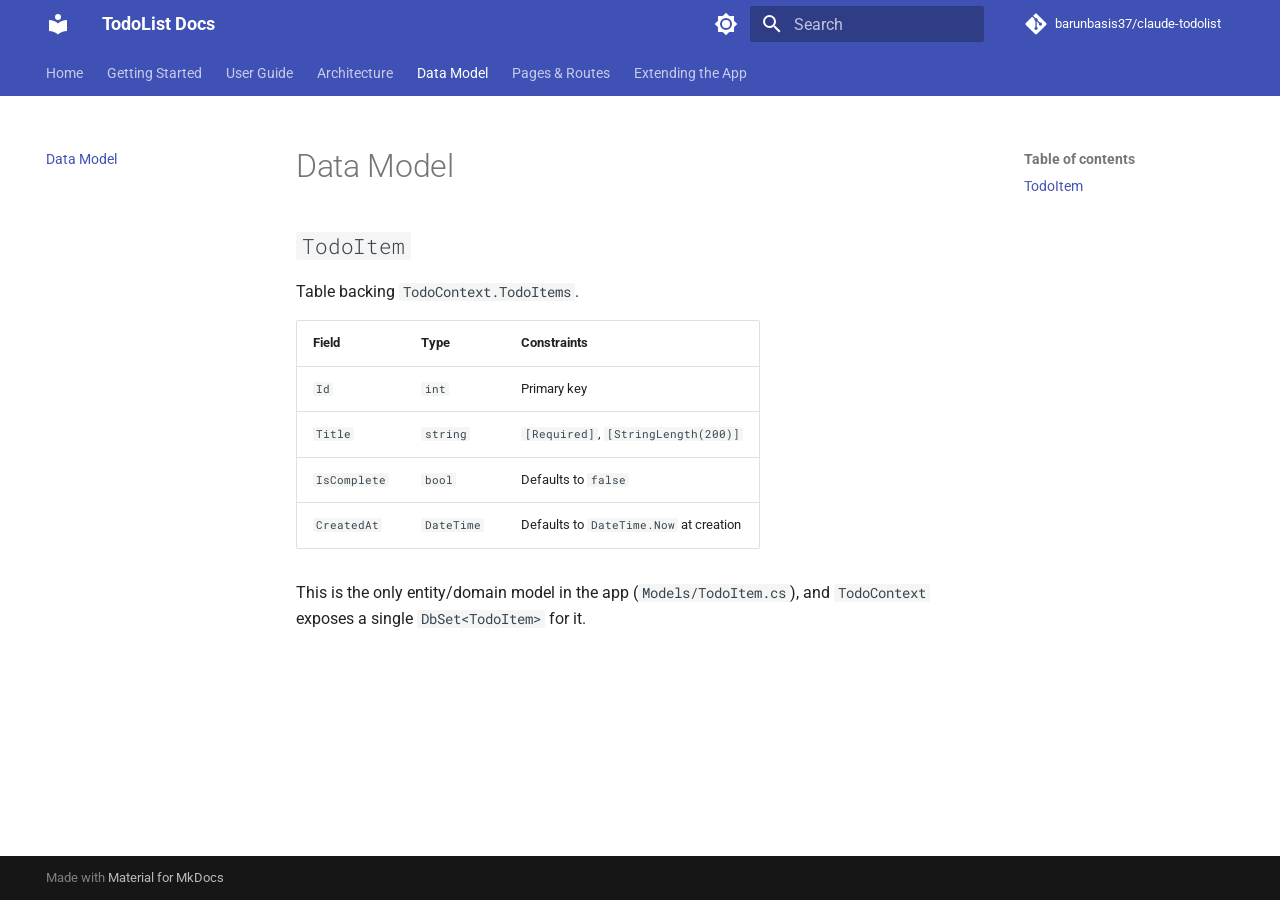
<file: data-model/index.html>
<!doctype html>
<html lang="en" class="no-js">
  <head>
    
      <meta charset="utf-8">
      <meta name="viewport" content="width=device-width,initial-scale=1">
      
        <meta name="description" content="Documentation for the ASP.NET Core Razor Pages TodoList app">
      
      
      
      
        <link rel="prev" href="../architecture/">
      
      
        <link rel="next" href="../pages-and-routes/">
      
      
        
      
      
      <link rel="icon" href="../assets/images/favicon.png">
      <meta name="generator" content="mkdocs-1.6.1, mkdocs-material-9.7.6">
    
    
      
        <title>Data Model - TodoList Docs</title>
      
    
    
      <link rel="stylesheet" href="../assets/stylesheets/main.484c7ddc.min.css">
      
        
        <link rel="stylesheet" href="../assets/stylesheets/palette.ab4e12ef.min.css">
      
      


    
    
      
    
    
      
        
        
        <link rel="preconnect" href="https://fonts.gstatic.com" crossorigin>
        <link rel="stylesheet" href="https://fonts.googleapis.com/css?family=Roboto:300,300i,400,400i,700,700i%7CRoboto+Mono:400,400i,700,700i&display=fallback">
        <style>:root{--md-text-font:"Roboto";--md-code-font:"Roboto Mono"}</style>
      
    
    
    <script>__md_scope=new URL("..",location),__md_hash=e=>[...e].reduce(((e,_)=>(e<<5)-e+_.charCodeAt(0)),0),__md_get=(e,_=localStorage,t=__md_scope)=>JSON.parse(_.getItem(t.pathname+"."+e)),__md_set=(e,_,t=localStorage,a=__md_scope)=>{try{t.setItem(a.pathname+"."+e,JSON.stringify(_))}catch(e){}}</script>
    
      

    
    
  </head>
  
  
    
    
      
    
    
    
    
    <body dir="ltr" data-md-color-scheme="default" data-md-color-primary="indigo" data-md-color-accent="indigo">
  
    
    <input class="md-toggle" data-md-toggle="drawer" type="checkbox" id="__drawer" autocomplete="off">
    <input class="md-toggle" data-md-toggle="search" type="checkbox" id="__search" autocomplete="off">
    <label class="md-overlay" for="__drawer"></label>
    <div data-md-component="skip">
      
        
        <a href="#data-model" class="md-skip">
          Skip to content
        </a>
      
    </div>
    <div data-md-component="announce">
      
    </div>
    
    
      

<header class="md-header" data-md-component="header">
  <nav class="md-header__inner md-grid" aria-label="Header">
    <a href=".." title="TodoList Docs" class="md-header__button md-logo" aria-label="TodoList Docs" data-md-component="logo">
      
  
  <svg xmlns="http://www.w3.org/2000/svg" viewBox="0 0 24 24"><path d="M12 8a3 3 0 0 0 3-3 3 3 0 0 0-3-3 3 3 0 0 0-3 3 3 3 0 0 0 3 3m0 3.54C9.64 9.35 6.5 8 3 8v11c3.5 0 6.64 1.35 9 3.54 2.36-2.19 5.5-3.54 9-3.54V8c-3.5 0-6.64 1.35-9 3.54"/></svg>

    </a>
    <label class="md-header__button md-icon" for="__drawer">
      
      <svg xmlns="http://www.w3.org/2000/svg" viewBox="0 0 24 24"><path d="M3 6h18v2H3zm0 5h18v2H3zm0 5h18v2H3z"/></svg>
    </label>
    <div class="md-header__title" data-md-component="header-title">
      <div class="md-header__ellipsis">
        <div class="md-header__topic">
          <span class="md-ellipsis">
            TodoList Docs
          </span>
        </div>
        <div class="md-header__topic" data-md-component="header-topic">
          <span class="md-ellipsis">
            
              Data Model
            
          </span>
        </div>
      </div>
    </div>
    
      
        <form class="md-header__option" data-md-component="palette">
  
    
    
    
    <input class="md-option" data-md-color-media="(prefers-color-scheme: light)" data-md-color-scheme="default" data-md-color-primary="indigo" data-md-color-accent="indigo"  aria-label="Switch to dark mode"  type="radio" name="__palette" id="__palette_0">
    
      <label class="md-header__button md-icon" title="Switch to dark mode" for="__palette_1" hidden>
        <svg xmlns="http://www.w3.org/2000/svg" viewBox="0 0 24 24"><path d="M12 8a4 4 0 0 0-4 4 4 4 0 0 0 4 4 4 4 0 0 0 4-4 4 4 0 0 0-4-4m0 10a6 6 0 0 1-6-6 6 6 0 0 1 6-6 6 6 0 0 1 6 6 6 6 0 0 1-6 6m8-9.31V4h-4.69L12 .69 8.69 4H4v4.69L.69 12 4 15.31V20h4.69L12 23.31 15.31 20H20v-4.69L23.31 12z"/></svg>
      </label>
    
  
    
    
    
    <input class="md-option" data-md-color-media="(prefers-color-scheme: dark)" data-md-color-scheme="slate" data-md-color-primary="indigo" data-md-color-accent="indigo"  aria-label="Switch to light mode"  type="radio" name="__palette" id="__palette_1">
    
      <label class="md-header__button md-icon" title="Switch to light mode" for="__palette_0" hidden>
        <svg xmlns="http://www.w3.org/2000/svg" viewBox="0 0 24 24"><path d="M12 18c-.89 0-1.74-.2-2.5-.55C11.56 16.5 13 14.42 13 12s-1.44-4.5-3.5-5.45C10.26 6.2 11.11 6 12 6a6 6 0 0 1 6 6 6 6 0 0 1-6 6m8-9.31V4h-4.69L12 .69 8.69 4H4v4.69L.69 12 4 15.31V20h4.69L12 23.31 15.31 20H20v-4.69L23.31 12z"/></svg>
      </label>
    
  
</form>
      
    
    
      <script>var palette=__md_get("__palette");if(palette&&palette.color){if("(prefers-color-scheme)"===palette.color.media){var media=matchMedia("(prefers-color-scheme: light)"),input=document.querySelector(media.matches?"[data-md-color-media='(prefers-color-scheme: light)']":"[data-md-color-media='(prefers-color-scheme: dark)']");palette.color.media=input.getAttribute("data-md-color-media"),palette.color.scheme=input.getAttribute("data-md-color-scheme"),palette.color.primary=input.getAttribute("data-md-color-primary"),palette.color.accent=input.getAttribute("data-md-color-accent")}for(var[key,value]of Object.entries(palette.color))document.body.setAttribute("data-md-color-"+key,value)}</script>
    
    
    
      
      
        <label class="md-header__button md-icon" for="__search">
          
          <svg xmlns="http://www.w3.org/2000/svg" viewBox="0 0 24 24"><path d="M9.5 3A6.5 6.5 0 0 1 16 9.5c0 1.61-.59 3.09-1.56 4.23l.27.27h.79l5 5-1.5 1.5-5-5v-.79l-.27-.27A6.52 6.52 0 0 1 9.5 16 6.5 6.5 0 0 1 3 9.5 6.5 6.5 0 0 1 9.5 3m0 2C7 5 5 7 5 9.5S7 14 9.5 14 14 12 14 9.5 12 5 9.5 5"/></svg>
        </label>
        <div class="md-search" data-md-component="search" role="dialog">
  <label class="md-search__overlay" for="__search"></label>
  <div class="md-search__inner" role="search">
    <form class="md-search__form" name="search">
      <input type="text" class="md-search__input" name="query" aria-label="Search" placeholder="Search" autocapitalize="off" autocorrect="off" autocomplete="off" spellcheck="false" data-md-component="search-query" required>
      <label class="md-search__icon md-icon" for="__search">
        
        <svg xmlns="http://www.w3.org/2000/svg" viewBox="0 0 24 24"><path d="M9.5 3A6.5 6.5 0 0 1 16 9.5c0 1.61-.59 3.09-1.56 4.23l.27.27h.79l5 5-1.5 1.5-5-5v-.79l-.27-.27A6.52 6.52 0 0 1 9.5 16 6.5 6.5 0 0 1 3 9.5 6.5 6.5 0 0 1 9.5 3m0 2C7 5 5 7 5 9.5S7 14 9.5 14 14 12 14 9.5 12 5 9.5 5"/></svg>
        
        <svg xmlns="http://www.w3.org/2000/svg" viewBox="0 0 24 24"><path d="M20 11v2H8l5.5 5.5-1.42 1.42L4.16 12l7.92-7.92L13.5 5.5 8 11z"/></svg>
      </label>
      <nav class="md-search__options" aria-label="Search">
        
        <button type="reset" class="md-search__icon md-icon" title="Clear" aria-label="Clear" tabindex="-1">
          
          <svg xmlns="http://www.w3.org/2000/svg" viewBox="0 0 24 24"><path d="M19 6.41 17.59 5 12 10.59 6.41 5 5 6.41 10.59 12 5 17.59 6.41 19 12 13.41 17.59 19 19 17.59 13.41 12z"/></svg>
        </button>
      </nav>
      
        <div class="md-search__suggest" data-md-component="search-suggest"></div>
      
    </form>
    <div class="md-search__output">
      <div class="md-search__scrollwrap" tabindex="0" data-md-scrollfix>
        <div class="md-search-result" data-md-component="search-result">
          <div class="md-search-result__meta">
            Initializing search
          </div>
          <ol class="md-search-result__list" role="presentation"></ol>
        </div>
      </div>
    </div>
  </div>
</div>
      
    
    
      <div class="md-header__source">
        <a href="https://github.com/barunbasis37/claude-todolist" title="Go to repository" class="md-source" data-md-component="source">
  <div class="md-source__icon md-icon">
    
    <svg xmlns="http://www.w3.org/2000/svg" viewBox="0 0 448 512"><!--! Font Awesome Free 7.1.0 by @fontawesome - https://fontawesome.com License - https://fontawesome.com/license/free (Icons: CC BY 4.0, Fonts: SIL OFL 1.1, Code: MIT License) Copyright 2025 Fonticons, Inc.--><path d="M439.6 236.1 244 40.5c-5.4-5.5-12.8-8.5-20.4-8.5s-15 3-20.4 8.4L162.5 81l51.5 51.5c27.1-9.1 52.7 16.8 43.4 43.7l49.7 49.7c34.2-11.8 61.2 31 35.5 56.7-26.5 26.5-70.2-2.9-56-37.3L240.3 199v121.9c25.3 12.5 22.3 41.8 9.1 55-6.4 6.4-15.2 10.1-24.3 10.1s-17.8-3.6-24.3-10.1c-17.6-17.6-11.1-46.9 11.2-56v-123c-20.8-8.5-24.6-30.7-18.6-45L142.6 101 8.5 235.1C3 240.6 0 247.9 0 255.5s3 15 8.5 20.4l195.6 195.7c5.4 5.4 12.7 8.4 20.4 8.4s15-3 20.4-8.4l194.7-194.7c5.4-5.4 8.4-12.8 8.4-20.4s-3-15-8.4-20.4"/></svg>
  </div>
  <div class="md-source__repository">
    barunbasis37/claude-todolist
  </div>
</a>
      </div>
    
  </nav>
  
</header>
    
    <div class="md-container" data-md-component="container">
      
      
        
          
            
<nav class="md-tabs" aria-label="Tabs" data-md-component="tabs">
  <div class="md-grid">
    <ul class="md-tabs__list">
      
        
  
  
  
  
    <li class="md-tabs__item">
      <a href=".." class="md-tabs__link">
        
  
  
    
  
  Home

      </a>
    </li>
  

      
        
  
  
  
  
    <li class="md-tabs__item">
      <a href="../getting-started/" class="md-tabs__link">
        
  
  
    
  
  Getting Started

      </a>
    </li>
  

      
        
  
  
  
  
    <li class="md-tabs__item">
      <a href="../user-guide/" class="md-tabs__link">
        
  
  
    
  
  User Guide

      </a>
    </li>
  

      
        
  
  
  
  
    <li class="md-tabs__item">
      <a href="../architecture/" class="md-tabs__link">
        
  
  
    
  
  Architecture

      </a>
    </li>
  

      
        
  
  
  
    
  
  
    <li class="md-tabs__item md-tabs__item--active">
      <a href="./" class="md-tabs__link">
        
  
  
    
  
  Data Model

      </a>
    </li>
  

      
        
  
  
  
  
    <li class="md-tabs__item">
      <a href="../pages-and-routes/" class="md-tabs__link">
        
  
  
    
  
  Pages & Routes

      </a>
    </li>
  

      
        
  
  
  
  
    <li class="md-tabs__item">
      <a href="../extending/" class="md-tabs__link">
        
  
  
    
  
  Extending the App

      </a>
    </li>
  

      
    </ul>
  </div>
</nav>
          
        
      
      <main class="md-main" data-md-component="main">
        <div class="md-main__inner md-grid">
          
            
              
              <div class="md-sidebar md-sidebar--primary" data-md-component="sidebar" data-md-type="navigation" >
                <div class="md-sidebar__scrollwrap">
                  <div class="md-sidebar__inner">
                    


  


<nav class="md-nav md-nav--primary md-nav--lifted" aria-label="Navigation" data-md-level="0">
  <label class="md-nav__title" for="__drawer">
    <a href=".." title="TodoList Docs" class="md-nav__button md-logo" aria-label="TodoList Docs" data-md-component="logo">
      
  
  <svg xmlns="http://www.w3.org/2000/svg" viewBox="0 0 24 24"><path d="M12 8a3 3 0 0 0 3-3 3 3 0 0 0-3-3 3 3 0 0 0-3 3 3 3 0 0 0 3 3m0 3.54C9.64 9.35 6.5 8 3 8v11c3.5 0 6.64 1.35 9 3.54 2.36-2.19 5.5-3.54 9-3.54V8c-3.5 0-6.64 1.35-9 3.54"/></svg>

    </a>
    TodoList Docs
  </label>
  
    <div class="md-nav__source">
      <a href="https://github.com/barunbasis37/claude-todolist" title="Go to repository" class="md-source" data-md-component="source">
  <div class="md-source__icon md-icon">
    
    <svg xmlns="http://www.w3.org/2000/svg" viewBox="0 0 448 512"><!--! Font Awesome Free 7.1.0 by @fontawesome - https://fontawesome.com License - https://fontawesome.com/license/free (Icons: CC BY 4.0, Fonts: SIL OFL 1.1, Code: MIT License) Copyright 2025 Fonticons, Inc.--><path d="M439.6 236.1 244 40.5c-5.4-5.5-12.8-8.5-20.4-8.5s-15 3-20.4 8.4L162.5 81l51.5 51.5c27.1-9.1 52.7 16.8 43.4 43.7l49.7 49.7c34.2-11.8 61.2 31 35.5 56.7-26.5 26.5-70.2-2.9-56-37.3L240.3 199v121.9c25.3 12.5 22.3 41.8 9.1 55-6.4 6.4-15.2 10.1-24.3 10.1s-17.8-3.6-24.3-10.1c-17.6-17.6-11.1-46.9 11.2-56v-123c-20.8-8.5-24.6-30.7-18.6-45L142.6 101 8.5 235.1C3 240.6 0 247.9 0 255.5s3 15 8.5 20.4l195.6 195.7c5.4 5.4 12.7 8.4 20.4 8.4s15-3 20.4-8.4l194.7-194.7c5.4-5.4 8.4-12.8 8.4-20.4s-3-15-8.4-20.4"/></svg>
  </div>
  <div class="md-source__repository">
    barunbasis37/claude-todolist
  </div>
</a>
    </div>
  
  <ul class="md-nav__list" data-md-scrollfix>
    
      
      
  
  
  
  
    <li class="md-nav__item">
      <a href=".." class="md-nav__link">
        
  
  
  <span class="md-ellipsis">
    
  
    Home
  

    
  </span>
  
  

      </a>
    </li>
  

    
      
      
  
  
  
  
    <li class="md-nav__item">
      <a href="../getting-started/" class="md-nav__link">
        
  
  
  <span class="md-ellipsis">
    
  
    Getting Started
  

    
  </span>
  
  

      </a>
    </li>
  

    
      
      
  
  
  
  
    <li class="md-nav__item">
      <a href="../user-guide/" class="md-nav__link">
        
  
  
  <span class="md-ellipsis">
    
  
    User Guide
  

    
  </span>
  
  

      </a>
    </li>
  

    
      
      
  
  
  
  
    <li class="md-nav__item">
      <a href="../architecture/" class="md-nav__link">
        
  
  
  <span class="md-ellipsis">
    
  
    Architecture
  

    
  </span>
  
  

      </a>
    </li>
  

    
      
      
  
  
    
  
  
  
    <li class="md-nav__item md-nav__item--active">
      
      <input class="md-nav__toggle md-toggle" type="checkbox" id="__toc">
      
      
        
      
      
        <label class="md-nav__link md-nav__link--active" for="__toc">
          
  
  
  <span class="md-ellipsis">
    
  
    Data Model
  

    
  </span>
  
  

          <span class="md-nav__icon md-icon"></span>
        </label>
      
      <a href="./" class="md-nav__link md-nav__link--active">
        
  
  
  <span class="md-ellipsis">
    
  
    Data Model
  

    
  </span>
  
  

      </a>
      
        

<nav class="md-nav md-nav--secondary" aria-label="Table of contents">
  
  
  
    
  
  
    <label class="md-nav__title" for="__toc">
      <span class="md-nav__icon md-icon"></span>
      Table of contents
    </label>
    <ul class="md-nav__list" data-md-component="toc" data-md-scrollfix>
      
        <li class="md-nav__item">
  <a href="#todoitem" class="md-nav__link">
    <span class="md-ellipsis">
      
        TodoItem
      
    </span>
  </a>
  
</li>
      
    </ul>
  
</nav>
      
    </li>
  

    
      
      
  
  
  
  
    <li class="md-nav__item">
      <a href="../pages-and-routes/" class="md-nav__link">
        
  
  
  <span class="md-ellipsis">
    
  
    Pages & Routes
  

    
  </span>
  
  

      </a>
    </li>
  

    
      
      
  
  
  
  
    <li class="md-nav__item">
      <a href="../extending/" class="md-nav__link">
        
  
  
  <span class="md-ellipsis">
    
  
    Extending the App
  

    
  </span>
  
  

      </a>
    </li>
  

    
  </ul>
</nav>
                  </div>
                </div>
              </div>
            
            
              
              <div class="md-sidebar md-sidebar--secondary" data-md-component="sidebar" data-md-type="toc" >
                <div class="md-sidebar__scrollwrap">
                  <div class="md-sidebar__inner">
                    

<nav class="md-nav md-nav--secondary" aria-label="Table of contents">
  
  
  
    
  
  
    <label class="md-nav__title" for="__toc">
      <span class="md-nav__icon md-icon"></span>
      Table of contents
    </label>
    <ul class="md-nav__list" data-md-component="toc" data-md-scrollfix>
      
        <li class="md-nav__item">
  <a href="#todoitem" class="md-nav__link">
    <span class="md-ellipsis">
      
        TodoItem
      
    </span>
  </a>
  
</li>
      
    </ul>
  
</nav>
                  </div>
                </div>
              </div>
            
          
          
            <div class="md-content" data-md-component="content">
              
              <article class="md-content__inner md-typeset">
                
                  


  
  


<h1 id="data-model">Data Model</h1>
<h2 id="todoitem"><code>TodoItem</code></h2>
<p>Table backing <code>TodoContext.TodoItems</code>.</p>
<table>
<thead>
<tr>
<th>Field</th>
<th>Type</th>
<th>Constraints</th>
</tr>
</thead>
<tbody>
<tr>
<td><code>Id</code></td>
<td><code>int</code></td>
<td>Primary key</td>
</tr>
<tr>
<td><code>Title</code></td>
<td><code>string</code></td>
<td><code>[Required]</code>, <code>[StringLength(200)]</code></td>
</tr>
<tr>
<td><code>IsComplete</code></td>
<td><code>bool</code></td>
<td>Defaults to <code>false</code></td>
</tr>
<tr>
<td><code>CreatedAt</code></td>
<td><code>DateTime</code></td>
<td>Defaults to <code>DateTime.Now</code> at creation</td>
</tr>
</tbody>
</table>
<p>This is the only entity/domain model in the app (<code>Models/TodoItem.cs</code>), and
<code>TodoContext</code> exposes a single <code>DbSet&lt;TodoItem&gt;</code> for it.</p>












                
              </article>
            </div>
          
          
<script>var target=document.getElementById(location.hash.slice(1));target&&target.name&&(target.checked=target.name.startsWith("__tabbed_"))</script>
        </div>
        
          <button type="button" class="md-top md-icon" data-md-component="top" hidden>
  
  <svg xmlns="http://www.w3.org/2000/svg" viewBox="0 0 24 24"><path d="M13 20h-2V8l-5.5 5.5-1.42-1.42L12 4.16l7.92 7.92-1.42 1.42L13 8z"/></svg>
  Back to top
</button>
        
      </main>
      
        <footer class="md-footer">
  
  <div class="md-footer-meta md-typeset">
    <div class="md-footer-meta__inner md-grid">
      <div class="md-copyright">
  
  
    Made with
    <a href="https://squidfunk.github.io/mkdocs-material/" target="_blank" rel="noopener">
      Material for MkDocs
    </a>
  
</div>
      
    </div>
  </div>
</footer>
      
    </div>
    <div class="md-dialog" data-md-component="dialog">
      <div class="md-dialog__inner md-typeset"></div>
    </div>
    
    
    
      
      
      <script id="__config" type="application/json">{"annotate": null, "base": "..", "features": ["navigation.tabs", "navigation.top", "content.code.copy", "search.suggest"], "search": "../assets/javascripts/workers/search.2c215733.min.js", "tags": null, "translations": {"clipboard.copied": "Copied to clipboard", "clipboard.copy": "Copy to clipboard", "search.result.more.one": "1 more on this page", "search.result.more.other": "# more on this page", "search.result.none": "No matching documents", "search.result.one": "1 matching document", "search.result.other": "# matching documents", "search.result.placeholder": "Type to start searching", "search.result.term.missing": "Missing", "select.version": "Select version"}, "version": null}</script>
    
    
      <script src="../assets/javascripts/bundle.79ae519e.min.js"></script>
      
    
  </body>
</html>
</file>
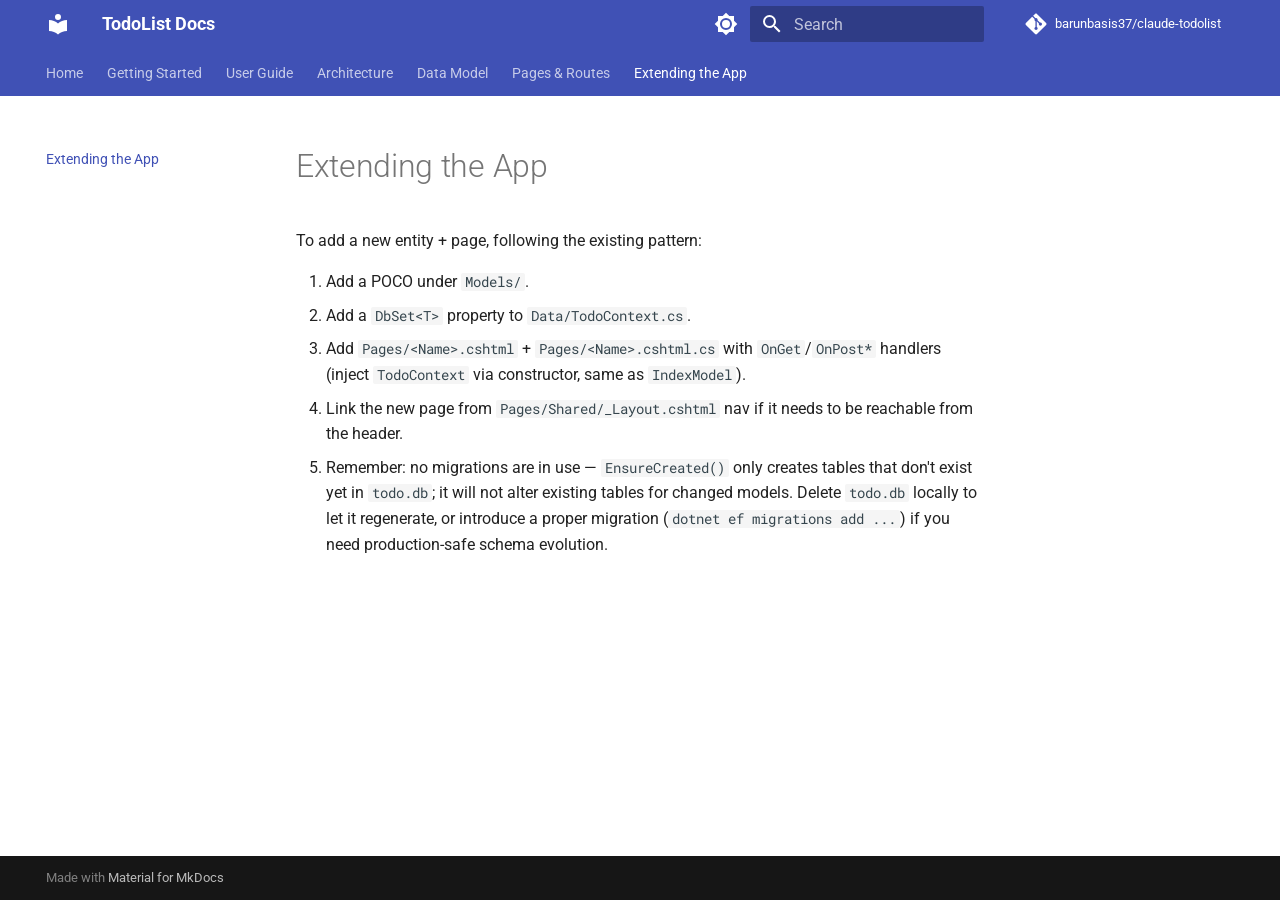
<file: extending/index.html>
<!doctype html>
<html lang="en" class="no-js">
  <head>
    
      <meta charset="utf-8">
      <meta name="viewport" content="width=device-width,initial-scale=1">
      
        <meta name="description" content="Documentation for the ASP.NET Core Razor Pages TodoList app">
      
      
      
      
        <link rel="prev" href="../pages-and-routes/">
      
      
      
        
      
      
      <link rel="icon" href="../assets/images/favicon.png">
      <meta name="generator" content="mkdocs-1.6.1, mkdocs-material-9.7.6">
    
    
      
        <title>Extending the App - TodoList Docs</title>
      
    
    
      <link rel="stylesheet" href="../assets/stylesheets/main.484c7ddc.min.css">
      
        
        <link rel="stylesheet" href="../assets/stylesheets/palette.ab4e12ef.min.css">
      
      


    
    
      
    
    
      
        
        
        <link rel="preconnect" href="https://fonts.gstatic.com" crossorigin>
        <link rel="stylesheet" href="https://fonts.googleapis.com/css?family=Roboto:300,300i,400,400i,700,700i%7CRoboto+Mono:400,400i,700,700i&display=fallback">
        <style>:root{--md-text-font:"Roboto";--md-code-font:"Roboto Mono"}</style>
      
    
    
    <script>__md_scope=new URL("..",location),__md_hash=e=>[...e].reduce(((e,_)=>(e<<5)-e+_.charCodeAt(0)),0),__md_get=(e,_=localStorage,t=__md_scope)=>JSON.parse(_.getItem(t.pathname+"."+e)),__md_set=(e,_,t=localStorage,a=__md_scope)=>{try{t.setItem(a.pathname+"."+e,JSON.stringify(_))}catch(e){}}</script>
    
      

    
    
  </head>
  
  
    
    
      
    
    
    
    
    <body dir="ltr" data-md-color-scheme="default" data-md-color-primary="indigo" data-md-color-accent="indigo">
  
    
    <input class="md-toggle" data-md-toggle="drawer" type="checkbox" id="__drawer" autocomplete="off">
    <input class="md-toggle" data-md-toggle="search" type="checkbox" id="__search" autocomplete="off">
    <label class="md-overlay" for="__drawer"></label>
    <div data-md-component="skip">
      
        
        <a href="#extending-the-app" class="md-skip">
          Skip to content
        </a>
      
    </div>
    <div data-md-component="announce">
      
    </div>
    
    
      

<header class="md-header" data-md-component="header">
  <nav class="md-header__inner md-grid" aria-label="Header">
    <a href=".." title="TodoList Docs" class="md-header__button md-logo" aria-label="TodoList Docs" data-md-component="logo">
      
  
  <svg xmlns="http://www.w3.org/2000/svg" viewBox="0 0 24 24"><path d="M12 8a3 3 0 0 0 3-3 3 3 0 0 0-3-3 3 3 0 0 0-3 3 3 3 0 0 0 3 3m0 3.54C9.64 9.35 6.5 8 3 8v11c3.5 0 6.64 1.35 9 3.54 2.36-2.19 5.5-3.54 9-3.54V8c-3.5 0-6.64 1.35-9 3.54"/></svg>

    </a>
    <label class="md-header__button md-icon" for="__drawer">
      
      <svg xmlns="http://www.w3.org/2000/svg" viewBox="0 0 24 24"><path d="M3 6h18v2H3zm0 5h18v2H3zm0 5h18v2H3z"/></svg>
    </label>
    <div class="md-header__title" data-md-component="header-title">
      <div class="md-header__ellipsis">
        <div class="md-header__topic">
          <span class="md-ellipsis">
            TodoList Docs
          </span>
        </div>
        <div class="md-header__topic" data-md-component="header-topic">
          <span class="md-ellipsis">
            
              Extending the App
            
          </span>
        </div>
      </div>
    </div>
    
      
        <form class="md-header__option" data-md-component="palette">
  
    
    
    
    <input class="md-option" data-md-color-media="(prefers-color-scheme: light)" data-md-color-scheme="default" data-md-color-primary="indigo" data-md-color-accent="indigo"  aria-label="Switch to dark mode"  type="radio" name="__palette" id="__palette_0">
    
      <label class="md-header__button md-icon" title="Switch to dark mode" for="__palette_1" hidden>
        <svg xmlns="http://www.w3.org/2000/svg" viewBox="0 0 24 24"><path d="M12 8a4 4 0 0 0-4 4 4 4 0 0 0 4 4 4 4 0 0 0 4-4 4 4 0 0 0-4-4m0 10a6 6 0 0 1-6-6 6 6 0 0 1 6-6 6 6 0 0 1 6 6 6 6 0 0 1-6 6m8-9.31V4h-4.69L12 .69 8.69 4H4v4.69L.69 12 4 15.31V20h4.69L12 23.31 15.31 20H20v-4.69L23.31 12z"/></svg>
      </label>
    
  
    
    
    
    <input class="md-option" data-md-color-media="(prefers-color-scheme: dark)" data-md-color-scheme="slate" data-md-color-primary="indigo" data-md-color-accent="indigo"  aria-label="Switch to light mode"  type="radio" name="__palette" id="__palette_1">
    
      <label class="md-header__button md-icon" title="Switch to light mode" for="__palette_0" hidden>
        <svg xmlns="http://www.w3.org/2000/svg" viewBox="0 0 24 24"><path d="M12 18c-.89 0-1.74-.2-2.5-.55C11.56 16.5 13 14.42 13 12s-1.44-4.5-3.5-5.45C10.26 6.2 11.11 6 12 6a6 6 0 0 1 6 6 6 6 0 0 1-6 6m8-9.31V4h-4.69L12 .69 8.69 4H4v4.69L.69 12 4 15.31V20h4.69L12 23.31 15.31 20H20v-4.69L23.31 12z"/></svg>
      </label>
    
  
</form>
      
    
    
      <script>var palette=__md_get("__palette");if(palette&&palette.color){if("(prefers-color-scheme)"===palette.color.media){var media=matchMedia("(prefers-color-scheme: light)"),input=document.querySelector(media.matches?"[data-md-color-media='(prefers-color-scheme: light)']":"[data-md-color-media='(prefers-color-scheme: dark)']");palette.color.media=input.getAttribute("data-md-color-media"),palette.color.scheme=input.getAttribute("data-md-color-scheme"),palette.color.primary=input.getAttribute("data-md-color-primary"),palette.color.accent=input.getAttribute("data-md-color-accent")}for(var[key,value]of Object.entries(palette.color))document.body.setAttribute("data-md-color-"+key,value)}</script>
    
    
    
      
      
        <label class="md-header__button md-icon" for="__search">
          
          <svg xmlns="http://www.w3.org/2000/svg" viewBox="0 0 24 24"><path d="M9.5 3A6.5 6.5 0 0 1 16 9.5c0 1.61-.59 3.09-1.56 4.23l.27.27h.79l5 5-1.5 1.5-5-5v-.79l-.27-.27A6.52 6.52 0 0 1 9.5 16 6.5 6.5 0 0 1 3 9.5 6.5 6.5 0 0 1 9.5 3m0 2C7 5 5 7 5 9.5S7 14 9.5 14 14 12 14 9.5 12 5 9.5 5"/></svg>
        </label>
        <div class="md-search" data-md-component="search" role="dialog">
  <label class="md-search__overlay" for="__search"></label>
  <div class="md-search__inner" role="search">
    <form class="md-search__form" name="search">
      <input type="text" class="md-search__input" name="query" aria-label="Search" placeholder="Search" autocapitalize="off" autocorrect="off" autocomplete="off" spellcheck="false" data-md-component="search-query" required>
      <label class="md-search__icon md-icon" for="__search">
        
        <svg xmlns="http://www.w3.org/2000/svg" viewBox="0 0 24 24"><path d="M9.5 3A6.5 6.5 0 0 1 16 9.5c0 1.61-.59 3.09-1.56 4.23l.27.27h.79l5 5-1.5 1.5-5-5v-.79l-.27-.27A6.52 6.52 0 0 1 9.5 16 6.5 6.5 0 0 1 3 9.5 6.5 6.5 0 0 1 9.5 3m0 2C7 5 5 7 5 9.5S7 14 9.5 14 14 12 14 9.5 12 5 9.5 5"/></svg>
        
        <svg xmlns="http://www.w3.org/2000/svg" viewBox="0 0 24 24"><path d="M20 11v2H8l5.5 5.5-1.42 1.42L4.16 12l7.92-7.92L13.5 5.5 8 11z"/></svg>
      </label>
      <nav class="md-search__options" aria-label="Search">
        
        <button type="reset" class="md-search__icon md-icon" title="Clear" aria-label="Clear" tabindex="-1">
          
          <svg xmlns="http://www.w3.org/2000/svg" viewBox="0 0 24 24"><path d="M19 6.41 17.59 5 12 10.59 6.41 5 5 6.41 10.59 12 5 17.59 6.41 19 12 13.41 17.59 19 19 17.59 13.41 12z"/></svg>
        </button>
      </nav>
      
        <div class="md-search__suggest" data-md-component="search-suggest"></div>
      
    </form>
    <div class="md-search__output">
      <div class="md-search__scrollwrap" tabindex="0" data-md-scrollfix>
        <div class="md-search-result" data-md-component="search-result">
          <div class="md-search-result__meta">
            Initializing search
          </div>
          <ol class="md-search-result__list" role="presentation"></ol>
        </div>
      </div>
    </div>
  </div>
</div>
      
    
    
      <div class="md-header__source">
        <a href="https://github.com/barunbasis37/claude-todolist" title="Go to repository" class="md-source" data-md-component="source">
  <div class="md-source__icon md-icon">
    
    <svg xmlns="http://www.w3.org/2000/svg" viewBox="0 0 448 512"><!--! Font Awesome Free 7.1.0 by @fontawesome - https://fontawesome.com License - https://fontawesome.com/license/free (Icons: CC BY 4.0, Fonts: SIL OFL 1.1, Code: MIT License) Copyright 2025 Fonticons, Inc.--><path d="M439.6 236.1 244 40.5c-5.4-5.5-12.8-8.5-20.4-8.5s-15 3-20.4 8.4L162.5 81l51.5 51.5c27.1-9.1 52.7 16.8 43.4 43.7l49.7 49.7c34.2-11.8 61.2 31 35.5 56.7-26.5 26.5-70.2-2.9-56-37.3L240.3 199v121.9c25.3 12.5 22.3 41.8 9.1 55-6.4 6.4-15.2 10.1-24.3 10.1s-17.8-3.6-24.3-10.1c-17.6-17.6-11.1-46.9 11.2-56v-123c-20.8-8.5-24.6-30.7-18.6-45L142.6 101 8.5 235.1C3 240.6 0 247.9 0 255.5s3 15 8.5 20.4l195.6 195.7c5.4 5.4 12.7 8.4 20.4 8.4s15-3 20.4-8.4l194.7-194.7c5.4-5.4 8.4-12.8 8.4-20.4s-3-15-8.4-20.4"/></svg>
  </div>
  <div class="md-source__repository">
    barunbasis37/claude-todolist
  </div>
</a>
      </div>
    
  </nav>
  
</header>
    
    <div class="md-container" data-md-component="container">
      
      
        
          
            
<nav class="md-tabs" aria-label="Tabs" data-md-component="tabs">
  <div class="md-grid">
    <ul class="md-tabs__list">
      
        
  
  
  
  
    <li class="md-tabs__item">
      <a href=".." class="md-tabs__link">
        
  
  
    
  
  Home

      </a>
    </li>
  

      
        
  
  
  
  
    <li class="md-tabs__item">
      <a href="../getting-started/" class="md-tabs__link">
        
  
  
    
  
  Getting Started

      </a>
    </li>
  

      
        
  
  
  
  
    <li class="md-tabs__item">
      <a href="../user-guide/" class="md-tabs__link">
        
  
  
    
  
  User Guide

      </a>
    </li>
  

      
        
  
  
  
  
    <li class="md-tabs__item">
      <a href="../architecture/" class="md-tabs__link">
        
  
  
    
  
  Architecture

      </a>
    </li>
  

      
        
  
  
  
  
    <li class="md-tabs__item">
      <a href="../data-model/" class="md-tabs__link">
        
  
  
    
  
  Data Model

      </a>
    </li>
  

      
        
  
  
  
  
    <li class="md-tabs__item">
      <a href="../pages-and-routes/" class="md-tabs__link">
        
  
  
    
  
  Pages & Routes

      </a>
    </li>
  

      
        
  
  
  
    
  
  
    <li class="md-tabs__item md-tabs__item--active">
      <a href="./" class="md-tabs__link">
        
  
  
    
  
  Extending the App

      </a>
    </li>
  

      
    </ul>
  </div>
</nav>
          
        
      
      <main class="md-main" data-md-component="main">
        <div class="md-main__inner md-grid">
          
            
              
              <div class="md-sidebar md-sidebar--primary" data-md-component="sidebar" data-md-type="navigation" >
                <div class="md-sidebar__scrollwrap">
                  <div class="md-sidebar__inner">
                    


  


<nav class="md-nav md-nav--primary md-nav--lifted" aria-label="Navigation" data-md-level="0">
  <label class="md-nav__title" for="__drawer">
    <a href=".." title="TodoList Docs" class="md-nav__button md-logo" aria-label="TodoList Docs" data-md-component="logo">
      
  
  <svg xmlns="http://www.w3.org/2000/svg" viewBox="0 0 24 24"><path d="M12 8a3 3 0 0 0 3-3 3 3 0 0 0-3-3 3 3 0 0 0-3 3 3 3 0 0 0 3 3m0 3.54C9.64 9.35 6.5 8 3 8v11c3.5 0 6.64 1.35 9 3.54 2.36-2.19 5.5-3.54 9-3.54V8c-3.5 0-6.64 1.35-9 3.54"/></svg>

    </a>
    TodoList Docs
  </label>
  
    <div class="md-nav__source">
      <a href="https://github.com/barunbasis37/claude-todolist" title="Go to repository" class="md-source" data-md-component="source">
  <div class="md-source__icon md-icon">
    
    <svg xmlns="http://www.w3.org/2000/svg" viewBox="0 0 448 512"><!--! Font Awesome Free 7.1.0 by @fontawesome - https://fontawesome.com License - https://fontawesome.com/license/free (Icons: CC BY 4.0, Fonts: SIL OFL 1.1, Code: MIT License) Copyright 2025 Fonticons, Inc.--><path d="M439.6 236.1 244 40.5c-5.4-5.5-12.8-8.5-20.4-8.5s-15 3-20.4 8.4L162.5 81l51.5 51.5c27.1-9.1 52.7 16.8 43.4 43.7l49.7 49.7c34.2-11.8 61.2 31 35.5 56.7-26.5 26.5-70.2-2.9-56-37.3L240.3 199v121.9c25.3 12.5 22.3 41.8 9.1 55-6.4 6.4-15.2 10.1-24.3 10.1s-17.8-3.6-24.3-10.1c-17.6-17.6-11.1-46.9 11.2-56v-123c-20.8-8.5-24.6-30.7-18.6-45L142.6 101 8.5 235.1C3 240.6 0 247.9 0 255.5s3 15 8.5 20.4l195.6 195.7c5.4 5.4 12.7 8.4 20.4 8.4s15-3 20.4-8.4l194.7-194.7c5.4-5.4 8.4-12.8 8.4-20.4s-3-15-8.4-20.4"/></svg>
  </div>
  <div class="md-source__repository">
    barunbasis37/claude-todolist
  </div>
</a>
    </div>
  
  <ul class="md-nav__list" data-md-scrollfix>
    
      
      
  
  
  
  
    <li class="md-nav__item">
      <a href=".." class="md-nav__link">
        
  
  
  <span class="md-ellipsis">
    
  
    Home
  

    
  </span>
  
  

      </a>
    </li>
  

    
      
      
  
  
  
  
    <li class="md-nav__item">
      <a href="../getting-started/" class="md-nav__link">
        
  
  
  <span class="md-ellipsis">
    
  
    Getting Started
  

    
  </span>
  
  

      </a>
    </li>
  

    
      
      
  
  
  
  
    <li class="md-nav__item">
      <a href="../user-guide/" class="md-nav__link">
        
  
  
  <span class="md-ellipsis">
    
  
    User Guide
  

    
  </span>
  
  

      </a>
    </li>
  

    
      
      
  
  
  
  
    <li class="md-nav__item">
      <a href="../architecture/" class="md-nav__link">
        
  
  
  <span class="md-ellipsis">
    
  
    Architecture
  

    
  </span>
  
  

      </a>
    </li>
  

    
      
      
  
  
  
  
    <li class="md-nav__item">
      <a href="../data-model/" class="md-nav__link">
        
  
  
  <span class="md-ellipsis">
    
  
    Data Model
  

    
  </span>
  
  

      </a>
    </li>
  

    
      
      
  
  
  
  
    <li class="md-nav__item">
      <a href="../pages-and-routes/" class="md-nav__link">
        
  
  
  <span class="md-ellipsis">
    
  
    Pages & Routes
  

    
  </span>
  
  

      </a>
    </li>
  

    
      
      
  
  
    
  
  
  
    <li class="md-nav__item md-nav__item--active">
      
      <input class="md-nav__toggle md-toggle" type="checkbox" id="__toc">
      
      
        
      
      
      <a href="./" class="md-nav__link md-nav__link--active">
        
  
  
  <span class="md-ellipsis">
    
  
    Extending the App
  

    
  </span>
  
  

      </a>
      
    </li>
  

    
  </ul>
</nav>
                  </div>
                </div>
              </div>
            
            
              
              <div class="md-sidebar md-sidebar--secondary" data-md-component="sidebar" data-md-type="toc" >
                <div class="md-sidebar__scrollwrap">
                  <div class="md-sidebar__inner">
                    

<nav class="md-nav md-nav--secondary" aria-label="Table of contents">
  
  
  
    
  
  
</nav>
                  </div>
                </div>
              </div>
            
          
          
            <div class="md-content" data-md-component="content">
              
              <article class="md-content__inner md-typeset">
                
                  


  
  


<h1 id="extending-the-app">Extending the App</h1>
<p>To add a new entity + page, following the existing pattern:</p>
<ol>
<li>Add a POCO under <code>Models/</code>.</li>
<li>Add a <code>DbSet&lt;T&gt;</code> property to <code>Data/TodoContext.cs</code>.</li>
<li>Add <code>Pages/&lt;Name&gt;.cshtml</code> + <code>Pages/&lt;Name&gt;.cshtml.cs</code> with <code>OnGet</code>/<code>OnPost*</code>
   handlers (inject <code>TodoContext</code> via constructor, same as <code>IndexModel</code>).</li>
<li>Link the new page from <code>Pages/Shared/_Layout.cshtml</code> nav if it needs to be
   reachable from the header.</li>
<li>Remember: no migrations are in use — <code>EnsureCreated()</code> only creates tables
   that don't exist yet in <code>todo.db</code>; it will not alter existing tables for
   changed models. Delete <code>todo.db</code> locally to let it regenerate, or
   introduce a proper migration (<code>dotnet ef migrations add ...</code>) if you need
   production-safe schema evolution.</li>
</ol>












                
              </article>
            </div>
          
          
<script>var target=document.getElementById(location.hash.slice(1));target&&target.name&&(target.checked=target.name.startsWith("__tabbed_"))</script>
        </div>
        
          <button type="button" class="md-top md-icon" data-md-component="top" hidden>
  
  <svg xmlns="http://www.w3.org/2000/svg" viewBox="0 0 24 24"><path d="M13 20h-2V8l-5.5 5.5-1.42-1.42L12 4.16l7.92 7.92-1.42 1.42L13 8z"/></svg>
  Back to top
</button>
        
      </main>
      
        <footer class="md-footer">
  
  <div class="md-footer-meta md-typeset">
    <div class="md-footer-meta__inner md-grid">
      <div class="md-copyright">
  
  
    Made with
    <a href="https://squidfunk.github.io/mkdocs-material/" target="_blank" rel="noopener">
      Material for MkDocs
    </a>
  
</div>
      
    </div>
  </div>
</footer>
      
    </div>
    <div class="md-dialog" data-md-component="dialog">
      <div class="md-dialog__inner md-typeset"></div>
    </div>
    
    
    
      
      
      <script id="__config" type="application/json">{"annotate": null, "base": "..", "features": ["navigation.tabs", "navigation.top", "content.code.copy", "search.suggest"], "search": "../assets/javascripts/workers/search.2c215733.min.js", "tags": null, "translations": {"clipboard.copied": "Copied to clipboard", "clipboard.copy": "Copy to clipboard", "search.result.more.one": "1 more on this page", "search.result.more.other": "# more on this page", "search.result.none": "No matching documents", "search.result.one": "1 matching document", "search.result.other": "# matching documents", "search.result.placeholder": "Type to start searching", "search.result.term.missing": "Missing", "select.version": "Select version"}, "version": null}</script>
    
    
      <script src="../assets/javascripts/bundle.79ae519e.min.js"></script>
      
    
  </body>
</html>
</file>
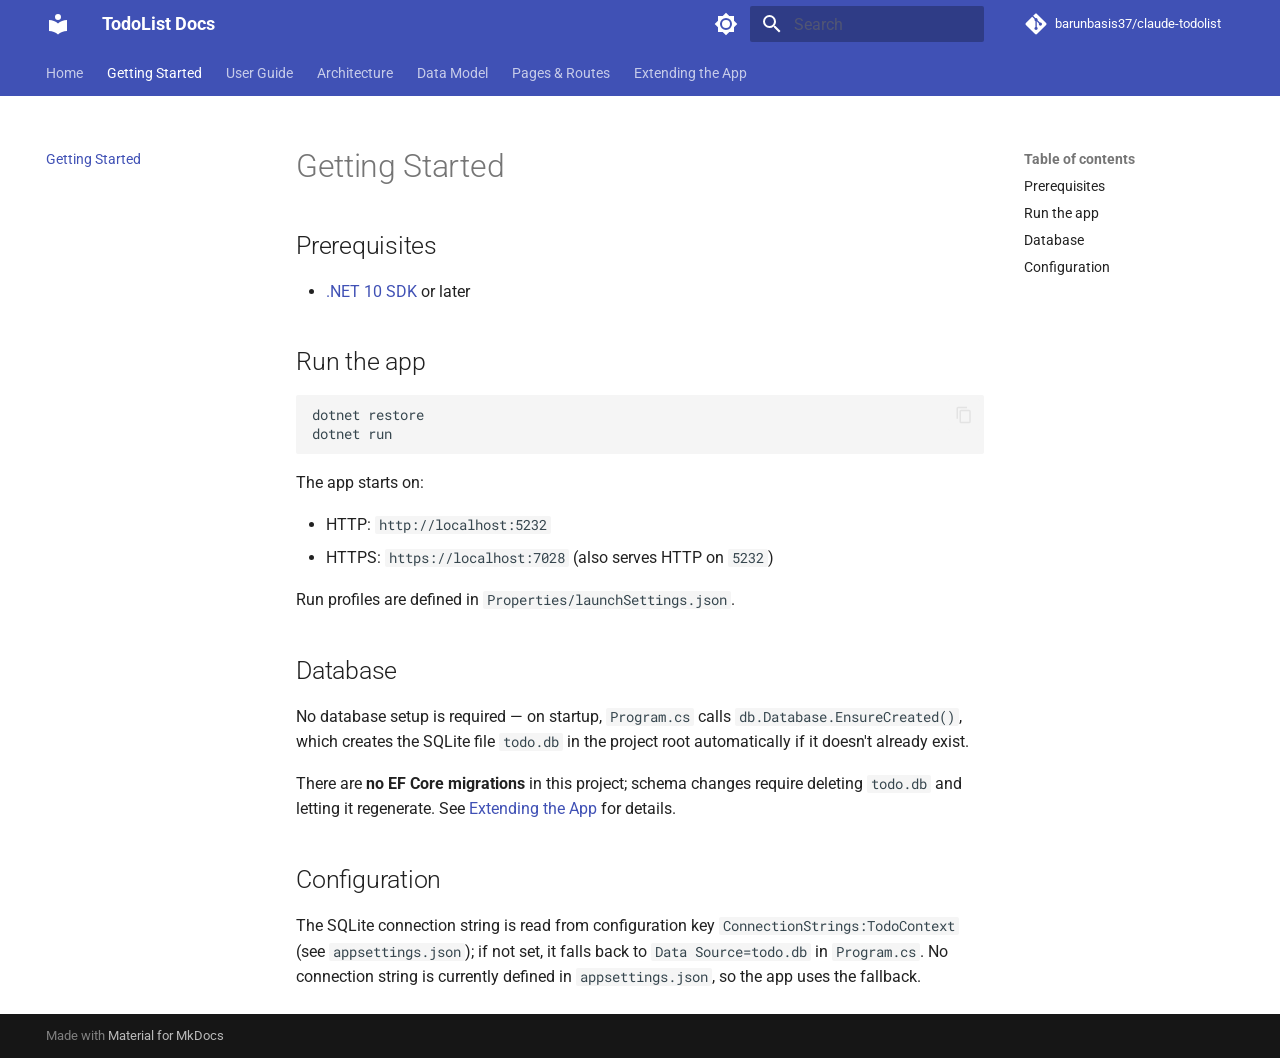
<file: getting-started/index.html>
<!doctype html>
<html lang="en" class="no-js">
  <head>
    
      <meta charset="utf-8">
      <meta name="viewport" content="width=device-width,initial-scale=1">
      
        <meta name="description" content="Documentation for the ASP.NET Core Razor Pages TodoList app">
      
      
      
      
        <link rel="prev" href="..">
      
      
        <link rel="next" href="../user-guide/">
      
      
        
      
      
      <link rel="icon" href="../assets/images/favicon.png">
      <meta name="generator" content="mkdocs-1.6.1, mkdocs-material-9.7.6">
    
    
      
        <title>Getting Started - TodoList Docs</title>
      
    
    
      <link rel="stylesheet" href="../assets/stylesheets/main.484c7ddc.min.css">
      
        
        <link rel="stylesheet" href="../assets/stylesheets/palette.ab4e12ef.min.css">
      
      


    
    
      
    
    
      
        
        
        <link rel="preconnect" href="https://fonts.gstatic.com" crossorigin>
        <link rel="stylesheet" href="https://fonts.googleapis.com/css?family=Roboto:300,300i,400,400i,700,700i%7CRoboto+Mono:400,400i,700,700i&display=fallback">
        <style>:root{--md-text-font:"Roboto";--md-code-font:"Roboto Mono"}</style>
      
    
    
    <script>__md_scope=new URL("..",location),__md_hash=e=>[...e].reduce(((e,_)=>(e<<5)-e+_.charCodeAt(0)),0),__md_get=(e,_=localStorage,t=__md_scope)=>JSON.parse(_.getItem(t.pathname+"."+e)),__md_set=(e,_,t=localStorage,a=__md_scope)=>{try{t.setItem(a.pathname+"."+e,JSON.stringify(_))}catch(e){}}</script>
    
      

    
    
  </head>
  
  
    
    
      
    
    
    
    
    <body dir="ltr" data-md-color-scheme="default" data-md-color-primary="indigo" data-md-color-accent="indigo">
  
    
    <input class="md-toggle" data-md-toggle="drawer" type="checkbox" id="__drawer" autocomplete="off">
    <input class="md-toggle" data-md-toggle="search" type="checkbox" id="__search" autocomplete="off">
    <label class="md-overlay" for="__drawer"></label>
    <div data-md-component="skip">
      
        
        <a href="#getting-started" class="md-skip">
          Skip to content
        </a>
      
    </div>
    <div data-md-component="announce">
      
    </div>
    
    
      

<header class="md-header" data-md-component="header">
  <nav class="md-header__inner md-grid" aria-label="Header">
    <a href=".." title="TodoList Docs" class="md-header__button md-logo" aria-label="TodoList Docs" data-md-component="logo">
      
  
  <svg xmlns="http://www.w3.org/2000/svg" viewBox="0 0 24 24"><path d="M12 8a3 3 0 0 0 3-3 3 3 0 0 0-3-3 3 3 0 0 0-3 3 3 3 0 0 0 3 3m0 3.54C9.64 9.35 6.5 8 3 8v11c3.5 0 6.64 1.35 9 3.54 2.36-2.19 5.5-3.54 9-3.54V8c-3.5 0-6.64 1.35-9 3.54"/></svg>

    </a>
    <label class="md-header__button md-icon" for="__drawer">
      
      <svg xmlns="http://www.w3.org/2000/svg" viewBox="0 0 24 24"><path d="M3 6h18v2H3zm0 5h18v2H3zm0 5h18v2H3z"/></svg>
    </label>
    <div class="md-header__title" data-md-component="header-title">
      <div class="md-header__ellipsis">
        <div class="md-header__topic">
          <span class="md-ellipsis">
            TodoList Docs
          </span>
        </div>
        <div class="md-header__topic" data-md-component="header-topic">
          <span class="md-ellipsis">
            
              Getting Started
            
          </span>
        </div>
      </div>
    </div>
    
      
        <form class="md-header__option" data-md-component="palette">
  
    
    
    
    <input class="md-option" data-md-color-media="(prefers-color-scheme: light)" data-md-color-scheme="default" data-md-color-primary="indigo" data-md-color-accent="indigo"  aria-label="Switch to dark mode"  type="radio" name="__palette" id="__palette_0">
    
      <label class="md-header__button md-icon" title="Switch to dark mode" for="__palette_1" hidden>
        <svg xmlns="http://www.w3.org/2000/svg" viewBox="0 0 24 24"><path d="M12 8a4 4 0 0 0-4 4 4 4 0 0 0 4 4 4 4 0 0 0 4-4 4 4 0 0 0-4-4m0 10a6 6 0 0 1-6-6 6 6 0 0 1 6-6 6 6 0 0 1 6 6 6 6 0 0 1-6 6m8-9.31V4h-4.69L12 .69 8.69 4H4v4.69L.69 12 4 15.31V20h4.69L12 23.31 15.31 20H20v-4.69L23.31 12z"/></svg>
      </label>
    
  
    
    
    
    <input class="md-option" data-md-color-media="(prefers-color-scheme: dark)" data-md-color-scheme="slate" data-md-color-primary="indigo" data-md-color-accent="indigo"  aria-label="Switch to light mode"  type="radio" name="__palette" id="__palette_1">
    
      <label class="md-header__button md-icon" title="Switch to light mode" for="__palette_0" hidden>
        <svg xmlns="http://www.w3.org/2000/svg" viewBox="0 0 24 24"><path d="M12 18c-.89 0-1.74-.2-2.5-.55C11.56 16.5 13 14.42 13 12s-1.44-4.5-3.5-5.45C10.26 6.2 11.11 6 12 6a6 6 0 0 1 6 6 6 6 0 0 1-6 6m8-9.31V4h-4.69L12 .69 8.69 4H4v4.69L.69 12 4 15.31V20h4.69L12 23.31 15.31 20H20v-4.69L23.31 12z"/></svg>
      </label>
    
  
</form>
      
    
    
      <script>var palette=__md_get("__palette");if(palette&&palette.color){if("(prefers-color-scheme)"===palette.color.media){var media=matchMedia("(prefers-color-scheme: light)"),input=document.querySelector(media.matches?"[data-md-color-media='(prefers-color-scheme: light)']":"[data-md-color-media='(prefers-color-scheme: dark)']");palette.color.media=input.getAttribute("data-md-color-media"),palette.color.scheme=input.getAttribute("data-md-color-scheme"),palette.color.primary=input.getAttribute("data-md-color-primary"),palette.color.accent=input.getAttribute("data-md-color-accent")}for(var[key,value]of Object.entries(palette.color))document.body.setAttribute("data-md-color-"+key,value)}</script>
    
    
    
      
      
        <label class="md-header__button md-icon" for="__search">
          
          <svg xmlns="http://www.w3.org/2000/svg" viewBox="0 0 24 24"><path d="M9.5 3A6.5 6.5 0 0 1 16 9.5c0 1.61-.59 3.09-1.56 4.23l.27.27h.79l5 5-1.5 1.5-5-5v-.79l-.27-.27A6.52 6.52 0 0 1 9.5 16 6.5 6.5 0 0 1 3 9.5 6.5 6.5 0 0 1 9.5 3m0 2C7 5 5 7 5 9.5S7 14 9.5 14 14 12 14 9.5 12 5 9.5 5"/></svg>
        </label>
        <div class="md-search" data-md-component="search" role="dialog">
  <label class="md-search__overlay" for="__search"></label>
  <div class="md-search__inner" role="search">
    <form class="md-search__form" name="search">
      <input type="text" class="md-search__input" name="query" aria-label="Search" placeholder="Search" autocapitalize="off" autocorrect="off" autocomplete="off" spellcheck="false" data-md-component="search-query" required>
      <label class="md-search__icon md-icon" for="__search">
        
        <svg xmlns="http://www.w3.org/2000/svg" viewBox="0 0 24 24"><path d="M9.5 3A6.5 6.5 0 0 1 16 9.5c0 1.61-.59 3.09-1.56 4.23l.27.27h.79l5 5-1.5 1.5-5-5v-.79l-.27-.27A6.52 6.52 0 0 1 9.5 16 6.5 6.5 0 0 1 3 9.5 6.5 6.5 0 0 1 9.5 3m0 2C7 5 5 7 5 9.5S7 14 9.5 14 14 12 14 9.5 12 5 9.5 5"/></svg>
        
        <svg xmlns="http://www.w3.org/2000/svg" viewBox="0 0 24 24"><path d="M20 11v2H8l5.5 5.5-1.42 1.42L4.16 12l7.92-7.92L13.5 5.5 8 11z"/></svg>
      </label>
      <nav class="md-search__options" aria-label="Search">
        
        <button type="reset" class="md-search__icon md-icon" title="Clear" aria-label="Clear" tabindex="-1">
          
          <svg xmlns="http://www.w3.org/2000/svg" viewBox="0 0 24 24"><path d="M19 6.41 17.59 5 12 10.59 6.41 5 5 6.41 10.59 12 5 17.59 6.41 19 12 13.41 17.59 19 19 17.59 13.41 12z"/></svg>
        </button>
      </nav>
      
        <div class="md-search__suggest" data-md-component="search-suggest"></div>
      
    </form>
    <div class="md-search__output">
      <div class="md-search__scrollwrap" tabindex="0" data-md-scrollfix>
        <div class="md-search-result" data-md-component="search-result">
          <div class="md-search-result__meta">
            Initializing search
          </div>
          <ol class="md-search-result__list" role="presentation"></ol>
        </div>
      </div>
    </div>
  </div>
</div>
      
    
    
      <div class="md-header__source">
        <a href="https://github.com/barunbasis37/claude-todolist" title="Go to repository" class="md-source" data-md-component="source">
  <div class="md-source__icon md-icon">
    
    <svg xmlns="http://www.w3.org/2000/svg" viewBox="0 0 448 512"><!--! Font Awesome Free 7.1.0 by @fontawesome - https://fontawesome.com License - https://fontawesome.com/license/free (Icons: CC BY 4.0, Fonts: SIL OFL 1.1, Code: MIT License) Copyright 2025 Fonticons, Inc.--><path d="M439.6 236.1 244 40.5c-5.4-5.5-12.8-8.5-20.4-8.5s-15 3-20.4 8.4L162.5 81l51.5 51.5c27.1-9.1 52.7 16.8 43.4 43.7l49.7 49.7c34.2-11.8 61.2 31 35.5 56.7-26.5 26.5-70.2-2.9-56-37.3L240.3 199v121.9c25.3 12.5 22.3 41.8 9.1 55-6.4 6.4-15.2 10.1-24.3 10.1s-17.8-3.6-24.3-10.1c-17.6-17.6-11.1-46.9 11.2-56v-123c-20.8-8.5-24.6-30.7-18.6-45L142.6 101 8.5 235.1C3 240.6 0 247.9 0 255.5s3 15 8.5 20.4l195.6 195.7c5.4 5.4 12.7 8.4 20.4 8.4s15-3 20.4-8.4l194.7-194.7c5.4-5.4 8.4-12.8 8.4-20.4s-3-15-8.4-20.4"/></svg>
  </div>
  <div class="md-source__repository">
    barunbasis37/claude-todolist
  </div>
</a>
      </div>
    
  </nav>
  
</header>
    
    <div class="md-container" data-md-component="container">
      
      
        
          
            
<nav class="md-tabs" aria-label="Tabs" data-md-component="tabs">
  <div class="md-grid">
    <ul class="md-tabs__list">
      
        
  
  
  
  
    <li class="md-tabs__item">
      <a href=".." class="md-tabs__link">
        
  
  
    
  
  Home

      </a>
    </li>
  

      
        
  
  
  
    
  
  
    <li class="md-tabs__item md-tabs__item--active">
      <a href="./" class="md-tabs__link">
        
  
  
    
  
  Getting Started

      </a>
    </li>
  

      
        
  
  
  
  
    <li class="md-tabs__item">
      <a href="../user-guide/" class="md-tabs__link">
        
  
  
    
  
  User Guide

      </a>
    </li>
  

      
        
  
  
  
  
    <li class="md-tabs__item">
      <a href="../architecture/" class="md-tabs__link">
        
  
  
    
  
  Architecture

      </a>
    </li>
  

      
        
  
  
  
  
    <li class="md-tabs__item">
      <a href="../data-model/" class="md-tabs__link">
        
  
  
    
  
  Data Model

      </a>
    </li>
  

      
        
  
  
  
  
    <li class="md-tabs__item">
      <a href="../pages-and-routes/" class="md-tabs__link">
        
  
  
    
  
  Pages & Routes

      </a>
    </li>
  

      
        
  
  
  
  
    <li class="md-tabs__item">
      <a href="../extending/" class="md-tabs__link">
        
  
  
    
  
  Extending the App

      </a>
    </li>
  

      
    </ul>
  </div>
</nav>
          
        
      
      <main class="md-main" data-md-component="main">
        <div class="md-main__inner md-grid">
          
            
              
              <div class="md-sidebar md-sidebar--primary" data-md-component="sidebar" data-md-type="navigation" >
                <div class="md-sidebar__scrollwrap">
                  <div class="md-sidebar__inner">
                    


  


<nav class="md-nav md-nav--primary md-nav--lifted" aria-label="Navigation" data-md-level="0">
  <label class="md-nav__title" for="__drawer">
    <a href=".." title="TodoList Docs" class="md-nav__button md-logo" aria-label="TodoList Docs" data-md-component="logo">
      
  
  <svg xmlns="http://www.w3.org/2000/svg" viewBox="0 0 24 24"><path d="M12 8a3 3 0 0 0 3-3 3 3 0 0 0-3-3 3 3 0 0 0-3 3 3 3 0 0 0 3 3m0 3.54C9.64 9.35 6.5 8 3 8v11c3.5 0 6.64 1.35 9 3.54 2.36-2.19 5.5-3.54 9-3.54V8c-3.5 0-6.64 1.35-9 3.54"/></svg>

    </a>
    TodoList Docs
  </label>
  
    <div class="md-nav__source">
      <a href="https://github.com/barunbasis37/claude-todolist" title="Go to repository" class="md-source" data-md-component="source">
  <div class="md-source__icon md-icon">
    
    <svg xmlns="http://www.w3.org/2000/svg" viewBox="0 0 448 512"><!--! Font Awesome Free 7.1.0 by @fontawesome - https://fontawesome.com License - https://fontawesome.com/license/free (Icons: CC BY 4.0, Fonts: SIL OFL 1.1, Code: MIT License) Copyright 2025 Fonticons, Inc.--><path d="M439.6 236.1 244 40.5c-5.4-5.5-12.8-8.5-20.4-8.5s-15 3-20.4 8.4L162.5 81l51.5 51.5c27.1-9.1 52.7 16.8 43.4 43.7l49.7 49.7c34.2-11.8 61.2 31 35.5 56.7-26.5 26.5-70.2-2.9-56-37.3L240.3 199v121.9c25.3 12.5 22.3 41.8 9.1 55-6.4 6.4-15.2 10.1-24.3 10.1s-17.8-3.6-24.3-10.1c-17.6-17.6-11.1-46.9 11.2-56v-123c-20.8-8.5-24.6-30.7-18.6-45L142.6 101 8.5 235.1C3 240.6 0 247.9 0 255.5s3 15 8.5 20.4l195.6 195.7c5.4 5.4 12.7 8.4 20.4 8.4s15-3 20.4-8.4l194.7-194.7c5.4-5.4 8.4-12.8 8.4-20.4s-3-15-8.4-20.4"/></svg>
  </div>
  <div class="md-source__repository">
    barunbasis37/claude-todolist
  </div>
</a>
    </div>
  
  <ul class="md-nav__list" data-md-scrollfix>
    
      
      
  
  
  
  
    <li class="md-nav__item">
      <a href=".." class="md-nav__link">
        
  
  
  <span class="md-ellipsis">
    
  
    Home
  

    
  </span>
  
  

      </a>
    </li>
  

    
      
      
  
  
    
  
  
  
    <li class="md-nav__item md-nav__item--active">
      
      <input class="md-nav__toggle md-toggle" type="checkbox" id="__toc">
      
      
        
      
      
        <label class="md-nav__link md-nav__link--active" for="__toc">
          
  
  
  <span class="md-ellipsis">
    
  
    Getting Started
  

    
  </span>
  
  

          <span class="md-nav__icon md-icon"></span>
        </label>
      
      <a href="./" class="md-nav__link md-nav__link--active">
        
  
  
  <span class="md-ellipsis">
    
  
    Getting Started
  

    
  </span>
  
  

      </a>
      
        

<nav class="md-nav md-nav--secondary" aria-label="Table of contents">
  
  
  
    
  
  
    <label class="md-nav__title" for="__toc">
      <span class="md-nav__icon md-icon"></span>
      Table of contents
    </label>
    <ul class="md-nav__list" data-md-component="toc" data-md-scrollfix>
      
        <li class="md-nav__item">
  <a href="#prerequisites" class="md-nav__link">
    <span class="md-ellipsis">
      
        Prerequisites
      
    </span>
  </a>
  
</li>
      
        <li class="md-nav__item">
  <a href="#run-the-app" class="md-nav__link">
    <span class="md-ellipsis">
      
        Run the app
      
    </span>
  </a>
  
</li>
      
        <li class="md-nav__item">
  <a href="#database" class="md-nav__link">
    <span class="md-ellipsis">
      
        Database
      
    </span>
  </a>
  
</li>
      
        <li class="md-nav__item">
  <a href="#configuration" class="md-nav__link">
    <span class="md-ellipsis">
      
        Configuration
      
    </span>
  </a>
  
</li>
      
    </ul>
  
</nav>
      
    </li>
  

    
      
      
  
  
  
  
    <li class="md-nav__item">
      <a href="../user-guide/" class="md-nav__link">
        
  
  
  <span class="md-ellipsis">
    
  
    User Guide
  

    
  </span>
  
  

      </a>
    </li>
  

    
      
      
  
  
  
  
    <li class="md-nav__item">
      <a href="../architecture/" class="md-nav__link">
        
  
  
  <span class="md-ellipsis">
    
  
    Architecture
  

    
  </span>
  
  

      </a>
    </li>
  

    
      
      
  
  
  
  
    <li class="md-nav__item">
      <a href="../data-model/" class="md-nav__link">
        
  
  
  <span class="md-ellipsis">
    
  
    Data Model
  

    
  </span>
  
  

      </a>
    </li>
  

    
      
      
  
  
  
  
    <li class="md-nav__item">
      <a href="../pages-and-routes/" class="md-nav__link">
        
  
  
  <span class="md-ellipsis">
    
  
    Pages & Routes
  

    
  </span>
  
  

      </a>
    </li>
  

    
      
      
  
  
  
  
    <li class="md-nav__item">
      <a href="../extending/" class="md-nav__link">
        
  
  
  <span class="md-ellipsis">
    
  
    Extending the App
  

    
  </span>
  
  

      </a>
    </li>
  

    
  </ul>
</nav>
                  </div>
                </div>
              </div>
            
            
              
              <div class="md-sidebar md-sidebar--secondary" data-md-component="sidebar" data-md-type="toc" >
                <div class="md-sidebar__scrollwrap">
                  <div class="md-sidebar__inner">
                    

<nav class="md-nav md-nav--secondary" aria-label="Table of contents">
  
  
  
    
  
  
    <label class="md-nav__title" for="__toc">
      <span class="md-nav__icon md-icon"></span>
      Table of contents
    </label>
    <ul class="md-nav__list" data-md-component="toc" data-md-scrollfix>
      
        <li class="md-nav__item">
  <a href="#prerequisites" class="md-nav__link">
    <span class="md-ellipsis">
      
        Prerequisites
      
    </span>
  </a>
  
</li>
      
        <li class="md-nav__item">
  <a href="#run-the-app" class="md-nav__link">
    <span class="md-ellipsis">
      
        Run the app
      
    </span>
  </a>
  
</li>
      
        <li class="md-nav__item">
  <a href="#database" class="md-nav__link">
    <span class="md-ellipsis">
      
        Database
      
    </span>
  </a>
  
</li>
      
        <li class="md-nav__item">
  <a href="#configuration" class="md-nav__link">
    <span class="md-ellipsis">
      
        Configuration
      
    </span>
  </a>
  
</li>
      
    </ul>
  
</nav>
                  </div>
                </div>
              </div>
            
          
          
            <div class="md-content" data-md-component="content">
              
              <article class="md-content__inner md-typeset">
                
                  


  
  


<h1 id="getting-started">Getting Started</h1>
<h2 id="prerequisites">Prerequisites</h2>
<ul>
<li><a href="https://dotnet.microsoft.com/download">.NET 10 SDK</a> or later</li>
</ul>
<h2 id="run-the-app">Run the app</h2>
<div class="highlight"><pre><span></span><code>dotnet<span class="w"> </span>restore
dotnet<span class="w"> </span>run
</code></pre></div>
<p>The app starts on:</p>
<ul>
<li>HTTP: <code>http://localhost:5232</code></li>
<li>HTTPS: <code>https://localhost:7028</code> (also serves HTTP on <code>5232</code>)</li>
</ul>
<p>Run profiles are defined in <code>Properties/launchSettings.json</code>.</p>
<h2 id="database">Database</h2>
<p>No database setup is required — on startup, <code>Program.cs</code> calls
<code>db.Database.EnsureCreated()</code>, which creates the SQLite file <code>todo.db</code> in the
project root automatically if it doesn't already exist.</p>
<p>There are <strong>no EF Core migrations</strong> in this project; schema changes require
deleting <code>todo.db</code> and letting it regenerate. See
<a href="../extending/">Extending the App</a> for details.</p>
<h2 id="configuration">Configuration</h2>
<p>The SQLite connection string is read from configuration key
<code>ConnectionStrings:TodoContext</code> (see <code>appsettings.json</code>); if not set, it falls
back to <code>Data Source=todo.db</code> in <code>Program.cs</code>. No connection string is
currently defined in <code>appsettings.json</code>, so the app uses the fallback.</p>












                
              </article>
            </div>
          
          
<script>var target=document.getElementById(location.hash.slice(1));target&&target.name&&(target.checked=target.name.startsWith("__tabbed_"))</script>
        </div>
        
          <button type="button" class="md-top md-icon" data-md-component="top" hidden>
  
  <svg xmlns="http://www.w3.org/2000/svg" viewBox="0 0 24 24"><path d="M13 20h-2V8l-5.5 5.5-1.42-1.42L12 4.16l7.92 7.92-1.42 1.42L13 8z"/></svg>
  Back to top
</button>
        
      </main>
      
        <footer class="md-footer">
  
  <div class="md-footer-meta md-typeset">
    <div class="md-footer-meta__inner md-grid">
      <div class="md-copyright">
  
  
    Made with
    <a href="https://squidfunk.github.io/mkdocs-material/" target="_blank" rel="noopener">
      Material for MkDocs
    </a>
  
</div>
      
    </div>
  </div>
</footer>
      
    </div>
    <div class="md-dialog" data-md-component="dialog">
      <div class="md-dialog__inner md-typeset"></div>
    </div>
    
    
    
      
      
      <script id="__config" type="application/json">{"annotate": null, "base": "..", "features": ["navigation.tabs", "navigation.top", "content.code.copy", "search.suggest"], "search": "../assets/javascripts/workers/search.2c215733.min.js", "tags": null, "translations": {"clipboard.copied": "Copied to clipboard", "clipboard.copy": "Copy to clipboard", "search.result.more.one": "1 more on this page", "search.result.more.other": "# more on this page", "search.result.none": "No matching documents", "search.result.one": "1 matching document", "search.result.other": "# matching documents", "search.result.placeholder": "Type to start searching", "search.result.term.missing": "Missing", "select.version": "Select version"}, "version": null}</script>
    
    
      <script src="../assets/javascripts/bundle.79ae519e.min.js"></script>
      
    
  </body>
</html>
</file>
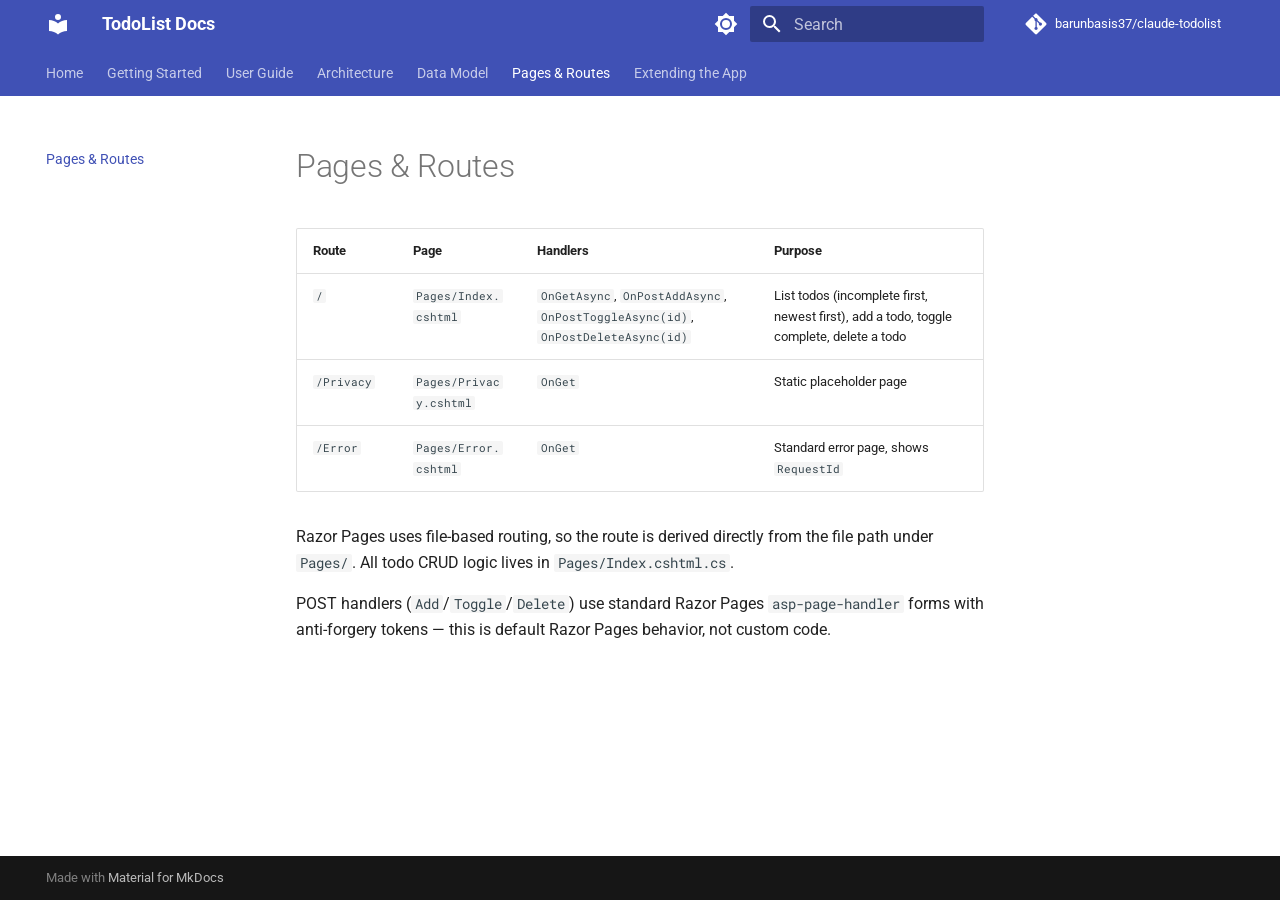
<file: pages-and-routes/index.html>
<!doctype html>
<html lang="en" class="no-js">
  <head>
    
      <meta charset="utf-8">
      <meta name="viewport" content="width=device-width,initial-scale=1">
      
        <meta name="description" content="Documentation for the ASP.NET Core Razor Pages TodoList app">
      
      
      
      
        <link rel="prev" href="../data-model/">
      
      
        <link rel="next" href="../extending/">
      
      
        
      
      
      <link rel="icon" href="../assets/images/favicon.png">
      <meta name="generator" content="mkdocs-1.6.1, mkdocs-material-9.7.6">
    
    
      
        <title>Pages & Routes - TodoList Docs</title>
      
    
    
      <link rel="stylesheet" href="../assets/stylesheets/main.484c7ddc.min.css">
      
        
        <link rel="stylesheet" href="../assets/stylesheets/palette.ab4e12ef.min.css">
      
      


    
    
      
    
    
      
        
        
        <link rel="preconnect" href="https://fonts.gstatic.com" crossorigin>
        <link rel="stylesheet" href="https://fonts.googleapis.com/css?family=Roboto:300,300i,400,400i,700,700i%7CRoboto+Mono:400,400i,700,700i&display=fallback">
        <style>:root{--md-text-font:"Roboto";--md-code-font:"Roboto Mono"}</style>
      
    
    
    <script>__md_scope=new URL("..",location),__md_hash=e=>[...e].reduce(((e,_)=>(e<<5)-e+_.charCodeAt(0)),0),__md_get=(e,_=localStorage,t=__md_scope)=>JSON.parse(_.getItem(t.pathname+"."+e)),__md_set=(e,_,t=localStorage,a=__md_scope)=>{try{t.setItem(a.pathname+"."+e,JSON.stringify(_))}catch(e){}}</script>
    
      

    
    
  </head>
  
  
    
    
      
    
    
    
    
    <body dir="ltr" data-md-color-scheme="default" data-md-color-primary="indigo" data-md-color-accent="indigo">
  
    
    <input class="md-toggle" data-md-toggle="drawer" type="checkbox" id="__drawer" autocomplete="off">
    <input class="md-toggle" data-md-toggle="search" type="checkbox" id="__search" autocomplete="off">
    <label class="md-overlay" for="__drawer"></label>
    <div data-md-component="skip">
      
        
        <a href="#pages-routes" class="md-skip">
          Skip to content
        </a>
      
    </div>
    <div data-md-component="announce">
      
    </div>
    
    
      

<header class="md-header" data-md-component="header">
  <nav class="md-header__inner md-grid" aria-label="Header">
    <a href=".." title="TodoList Docs" class="md-header__button md-logo" aria-label="TodoList Docs" data-md-component="logo">
      
  
  <svg xmlns="http://www.w3.org/2000/svg" viewBox="0 0 24 24"><path d="M12 8a3 3 0 0 0 3-3 3 3 0 0 0-3-3 3 3 0 0 0-3 3 3 3 0 0 0 3 3m0 3.54C9.64 9.35 6.5 8 3 8v11c3.5 0 6.64 1.35 9 3.54 2.36-2.19 5.5-3.54 9-3.54V8c-3.5 0-6.64 1.35-9 3.54"/></svg>

    </a>
    <label class="md-header__button md-icon" for="__drawer">
      
      <svg xmlns="http://www.w3.org/2000/svg" viewBox="0 0 24 24"><path d="M3 6h18v2H3zm0 5h18v2H3zm0 5h18v2H3z"/></svg>
    </label>
    <div class="md-header__title" data-md-component="header-title">
      <div class="md-header__ellipsis">
        <div class="md-header__topic">
          <span class="md-ellipsis">
            TodoList Docs
          </span>
        </div>
        <div class="md-header__topic" data-md-component="header-topic">
          <span class="md-ellipsis">
            
              Pages & Routes
            
          </span>
        </div>
      </div>
    </div>
    
      
        <form class="md-header__option" data-md-component="palette">
  
    
    
    
    <input class="md-option" data-md-color-media="(prefers-color-scheme: light)" data-md-color-scheme="default" data-md-color-primary="indigo" data-md-color-accent="indigo"  aria-label="Switch to dark mode"  type="radio" name="__palette" id="__palette_0">
    
      <label class="md-header__button md-icon" title="Switch to dark mode" for="__palette_1" hidden>
        <svg xmlns="http://www.w3.org/2000/svg" viewBox="0 0 24 24"><path d="M12 8a4 4 0 0 0-4 4 4 4 0 0 0 4 4 4 4 0 0 0 4-4 4 4 0 0 0-4-4m0 10a6 6 0 0 1-6-6 6 6 0 0 1 6-6 6 6 0 0 1 6 6 6 6 0 0 1-6 6m8-9.31V4h-4.69L12 .69 8.69 4H4v4.69L.69 12 4 15.31V20h4.69L12 23.31 15.31 20H20v-4.69L23.31 12z"/></svg>
      </label>
    
  
    
    
    
    <input class="md-option" data-md-color-media="(prefers-color-scheme: dark)" data-md-color-scheme="slate" data-md-color-primary="indigo" data-md-color-accent="indigo"  aria-label="Switch to light mode"  type="radio" name="__palette" id="__palette_1">
    
      <label class="md-header__button md-icon" title="Switch to light mode" for="__palette_0" hidden>
        <svg xmlns="http://www.w3.org/2000/svg" viewBox="0 0 24 24"><path d="M12 18c-.89 0-1.74-.2-2.5-.55C11.56 16.5 13 14.42 13 12s-1.44-4.5-3.5-5.45C10.26 6.2 11.11 6 12 6a6 6 0 0 1 6 6 6 6 0 0 1-6 6m8-9.31V4h-4.69L12 .69 8.69 4H4v4.69L.69 12 4 15.31V20h4.69L12 23.31 15.31 20H20v-4.69L23.31 12z"/></svg>
      </label>
    
  
</form>
      
    
    
      <script>var palette=__md_get("__palette");if(palette&&palette.color){if("(prefers-color-scheme)"===palette.color.media){var media=matchMedia("(prefers-color-scheme: light)"),input=document.querySelector(media.matches?"[data-md-color-media='(prefers-color-scheme: light)']":"[data-md-color-media='(prefers-color-scheme: dark)']");palette.color.media=input.getAttribute("data-md-color-media"),palette.color.scheme=input.getAttribute("data-md-color-scheme"),palette.color.primary=input.getAttribute("data-md-color-primary"),palette.color.accent=input.getAttribute("data-md-color-accent")}for(var[key,value]of Object.entries(palette.color))document.body.setAttribute("data-md-color-"+key,value)}</script>
    
    
    
      
      
        <label class="md-header__button md-icon" for="__search">
          
          <svg xmlns="http://www.w3.org/2000/svg" viewBox="0 0 24 24"><path d="M9.5 3A6.5 6.5 0 0 1 16 9.5c0 1.61-.59 3.09-1.56 4.23l.27.27h.79l5 5-1.5 1.5-5-5v-.79l-.27-.27A6.52 6.52 0 0 1 9.5 16 6.5 6.5 0 0 1 3 9.5 6.5 6.5 0 0 1 9.5 3m0 2C7 5 5 7 5 9.5S7 14 9.5 14 14 12 14 9.5 12 5 9.5 5"/></svg>
        </label>
        <div class="md-search" data-md-component="search" role="dialog">
  <label class="md-search__overlay" for="__search"></label>
  <div class="md-search__inner" role="search">
    <form class="md-search__form" name="search">
      <input type="text" class="md-search__input" name="query" aria-label="Search" placeholder="Search" autocapitalize="off" autocorrect="off" autocomplete="off" spellcheck="false" data-md-component="search-query" required>
      <label class="md-search__icon md-icon" for="__search">
        
        <svg xmlns="http://www.w3.org/2000/svg" viewBox="0 0 24 24"><path d="M9.5 3A6.5 6.5 0 0 1 16 9.5c0 1.61-.59 3.09-1.56 4.23l.27.27h.79l5 5-1.5 1.5-5-5v-.79l-.27-.27A6.52 6.52 0 0 1 9.5 16 6.5 6.5 0 0 1 3 9.5 6.5 6.5 0 0 1 9.5 3m0 2C7 5 5 7 5 9.5S7 14 9.5 14 14 12 14 9.5 12 5 9.5 5"/></svg>
        
        <svg xmlns="http://www.w3.org/2000/svg" viewBox="0 0 24 24"><path d="M20 11v2H8l5.5 5.5-1.42 1.42L4.16 12l7.92-7.92L13.5 5.5 8 11z"/></svg>
      </label>
      <nav class="md-search__options" aria-label="Search">
        
        <button type="reset" class="md-search__icon md-icon" title="Clear" aria-label="Clear" tabindex="-1">
          
          <svg xmlns="http://www.w3.org/2000/svg" viewBox="0 0 24 24"><path d="M19 6.41 17.59 5 12 10.59 6.41 5 5 6.41 10.59 12 5 17.59 6.41 19 12 13.41 17.59 19 19 17.59 13.41 12z"/></svg>
        </button>
      </nav>
      
        <div class="md-search__suggest" data-md-component="search-suggest"></div>
      
    </form>
    <div class="md-search__output">
      <div class="md-search__scrollwrap" tabindex="0" data-md-scrollfix>
        <div class="md-search-result" data-md-component="search-result">
          <div class="md-search-result__meta">
            Initializing search
          </div>
          <ol class="md-search-result__list" role="presentation"></ol>
        </div>
      </div>
    </div>
  </div>
</div>
      
    
    
      <div class="md-header__source">
        <a href="https://github.com/barunbasis37/claude-todolist" title="Go to repository" class="md-source" data-md-component="source">
  <div class="md-source__icon md-icon">
    
    <svg xmlns="http://www.w3.org/2000/svg" viewBox="0 0 448 512"><!--! Font Awesome Free 7.1.0 by @fontawesome - https://fontawesome.com License - https://fontawesome.com/license/free (Icons: CC BY 4.0, Fonts: SIL OFL 1.1, Code: MIT License) Copyright 2025 Fonticons, Inc.--><path d="M439.6 236.1 244 40.5c-5.4-5.5-12.8-8.5-20.4-8.5s-15 3-20.4 8.4L162.5 81l51.5 51.5c27.1-9.1 52.7 16.8 43.4 43.7l49.7 49.7c34.2-11.8 61.2 31 35.5 56.7-26.5 26.5-70.2-2.9-56-37.3L240.3 199v121.9c25.3 12.5 22.3 41.8 9.1 55-6.4 6.4-15.2 10.1-24.3 10.1s-17.8-3.6-24.3-10.1c-17.6-17.6-11.1-46.9 11.2-56v-123c-20.8-8.5-24.6-30.7-18.6-45L142.6 101 8.5 235.1C3 240.6 0 247.9 0 255.5s3 15 8.5 20.4l195.6 195.7c5.4 5.4 12.7 8.4 20.4 8.4s15-3 20.4-8.4l194.7-194.7c5.4-5.4 8.4-12.8 8.4-20.4s-3-15-8.4-20.4"/></svg>
  </div>
  <div class="md-source__repository">
    barunbasis37/claude-todolist
  </div>
</a>
      </div>
    
  </nav>
  
</header>
    
    <div class="md-container" data-md-component="container">
      
      
        
          
            
<nav class="md-tabs" aria-label="Tabs" data-md-component="tabs">
  <div class="md-grid">
    <ul class="md-tabs__list">
      
        
  
  
  
  
    <li class="md-tabs__item">
      <a href=".." class="md-tabs__link">
        
  
  
    
  
  Home

      </a>
    </li>
  

      
        
  
  
  
  
    <li class="md-tabs__item">
      <a href="../getting-started/" class="md-tabs__link">
        
  
  
    
  
  Getting Started

      </a>
    </li>
  

      
        
  
  
  
  
    <li class="md-tabs__item">
      <a href="../user-guide/" class="md-tabs__link">
        
  
  
    
  
  User Guide

      </a>
    </li>
  

      
        
  
  
  
  
    <li class="md-tabs__item">
      <a href="../architecture/" class="md-tabs__link">
        
  
  
    
  
  Architecture

      </a>
    </li>
  

      
        
  
  
  
  
    <li class="md-tabs__item">
      <a href="../data-model/" class="md-tabs__link">
        
  
  
    
  
  Data Model

      </a>
    </li>
  

      
        
  
  
  
    
  
  
    <li class="md-tabs__item md-tabs__item--active">
      <a href="./" class="md-tabs__link">
        
  
  
    
  
  Pages & Routes

      </a>
    </li>
  

      
        
  
  
  
  
    <li class="md-tabs__item">
      <a href="../extending/" class="md-tabs__link">
        
  
  
    
  
  Extending the App

      </a>
    </li>
  

      
    </ul>
  </div>
</nav>
          
        
      
      <main class="md-main" data-md-component="main">
        <div class="md-main__inner md-grid">
          
            
              
              <div class="md-sidebar md-sidebar--primary" data-md-component="sidebar" data-md-type="navigation" >
                <div class="md-sidebar__scrollwrap">
                  <div class="md-sidebar__inner">
                    


  


<nav class="md-nav md-nav--primary md-nav--lifted" aria-label="Navigation" data-md-level="0">
  <label class="md-nav__title" for="__drawer">
    <a href=".." title="TodoList Docs" class="md-nav__button md-logo" aria-label="TodoList Docs" data-md-component="logo">
      
  
  <svg xmlns="http://www.w3.org/2000/svg" viewBox="0 0 24 24"><path d="M12 8a3 3 0 0 0 3-3 3 3 0 0 0-3-3 3 3 0 0 0-3 3 3 3 0 0 0 3 3m0 3.54C9.64 9.35 6.5 8 3 8v11c3.5 0 6.64 1.35 9 3.54 2.36-2.19 5.5-3.54 9-3.54V8c-3.5 0-6.64 1.35-9 3.54"/></svg>

    </a>
    TodoList Docs
  </label>
  
    <div class="md-nav__source">
      <a href="https://github.com/barunbasis37/claude-todolist" title="Go to repository" class="md-source" data-md-component="source">
  <div class="md-source__icon md-icon">
    
    <svg xmlns="http://www.w3.org/2000/svg" viewBox="0 0 448 512"><!--! Font Awesome Free 7.1.0 by @fontawesome - https://fontawesome.com License - https://fontawesome.com/license/free (Icons: CC BY 4.0, Fonts: SIL OFL 1.1, Code: MIT License) Copyright 2025 Fonticons, Inc.--><path d="M439.6 236.1 244 40.5c-5.4-5.5-12.8-8.5-20.4-8.5s-15 3-20.4 8.4L162.5 81l51.5 51.5c27.1-9.1 52.7 16.8 43.4 43.7l49.7 49.7c34.2-11.8 61.2 31 35.5 56.7-26.5 26.5-70.2-2.9-56-37.3L240.3 199v121.9c25.3 12.5 22.3 41.8 9.1 55-6.4 6.4-15.2 10.1-24.3 10.1s-17.8-3.6-24.3-10.1c-17.6-17.6-11.1-46.9 11.2-56v-123c-20.8-8.5-24.6-30.7-18.6-45L142.6 101 8.5 235.1C3 240.6 0 247.9 0 255.5s3 15 8.5 20.4l195.6 195.7c5.4 5.4 12.7 8.4 20.4 8.4s15-3 20.4-8.4l194.7-194.7c5.4-5.4 8.4-12.8 8.4-20.4s-3-15-8.4-20.4"/></svg>
  </div>
  <div class="md-source__repository">
    barunbasis37/claude-todolist
  </div>
</a>
    </div>
  
  <ul class="md-nav__list" data-md-scrollfix>
    
      
      
  
  
  
  
    <li class="md-nav__item">
      <a href=".." class="md-nav__link">
        
  
  
  <span class="md-ellipsis">
    
  
    Home
  

    
  </span>
  
  

      </a>
    </li>
  

    
      
      
  
  
  
  
    <li class="md-nav__item">
      <a href="../getting-started/" class="md-nav__link">
        
  
  
  <span class="md-ellipsis">
    
  
    Getting Started
  

    
  </span>
  
  

      </a>
    </li>
  

    
      
      
  
  
  
  
    <li class="md-nav__item">
      <a href="../user-guide/" class="md-nav__link">
        
  
  
  <span class="md-ellipsis">
    
  
    User Guide
  

    
  </span>
  
  

      </a>
    </li>
  

    
      
      
  
  
  
  
    <li class="md-nav__item">
      <a href="../architecture/" class="md-nav__link">
        
  
  
  <span class="md-ellipsis">
    
  
    Architecture
  

    
  </span>
  
  

      </a>
    </li>
  

    
      
      
  
  
  
  
    <li class="md-nav__item">
      <a href="../data-model/" class="md-nav__link">
        
  
  
  <span class="md-ellipsis">
    
  
    Data Model
  

    
  </span>
  
  

      </a>
    </li>
  

    
      
      
  
  
    
  
  
  
    <li class="md-nav__item md-nav__item--active">
      
      <input class="md-nav__toggle md-toggle" type="checkbox" id="__toc">
      
      
        
      
      
      <a href="./" class="md-nav__link md-nav__link--active">
        
  
  
  <span class="md-ellipsis">
    
  
    Pages & Routes
  

    
  </span>
  
  

      </a>
      
    </li>
  

    
      
      
  
  
  
  
    <li class="md-nav__item">
      <a href="../extending/" class="md-nav__link">
        
  
  
  <span class="md-ellipsis">
    
  
    Extending the App
  

    
  </span>
  
  

      </a>
    </li>
  

    
  </ul>
</nav>
                  </div>
                </div>
              </div>
            
            
              
              <div class="md-sidebar md-sidebar--secondary" data-md-component="sidebar" data-md-type="toc" >
                <div class="md-sidebar__scrollwrap">
                  <div class="md-sidebar__inner">
                    

<nav class="md-nav md-nav--secondary" aria-label="Table of contents">
  
  
  
    
  
  
</nav>
                  </div>
                </div>
              </div>
            
          
          
            <div class="md-content" data-md-component="content">
              
              <article class="md-content__inner md-typeset">
                
                  


  
  


<h1 id="pages-routes">Pages &amp; Routes</h1>
<table>
<thead>
<tr>
<th>Route</th>
<th>Page</th>
<th>Handlers</th>
<th>Purpose</th>
</tr>
</thead>
<tbody>
<tr>
<td><code>/</code></td>
<td><code>Pages/Index.cshtml</code></td>
<td><code>OnGetAsync</code>, <code>OnPostAddAsync</code>, <code>OnPostToggleAsync(id)</code>, <code>OnPostDeleteAsync(id)</code></td>
<td>List todos (incomplete first, newest first), add a todo, toggle complete, delete a todo</td>
</tr>
<tr>
<td><code>/Privacy</code></td>
<td><code>Pages/Privacy.cshtml</code></td>
<td><code>OnGet</code></td>
<td>Static placeholder page</td>
</tr>
<tr>
<td><code>/Error</code></td>
<td><code>Pages/Error.cshtml</code></td>
<td><code>OnGet</code></td>
<td>Standard error page, shows <code>RequestId</code></td>
</tr>
</tbody>
</table>
<p>Razor Pages uses file-based routing, so the route is derived directly from the
file path under <code>Pages/</code>. All todo CRUD logic lives in <code>Pages/Index.cshtml.cs</code>.</p>
<p>POST handlers (<code>Add</code>/<code>Toggle</code>/<code>Delete</code>) use standard Razor Pages
<code>asp-page-handler</code> forms with anti-forgery tokens — this is default Razor
Pages behavior, not custom code.</p>












                
              </article>
            </div>
          
          
<script>var target=document.getElementById(location.hash.slice(1));target&&target.name&&(target.checked=target.name.startsWith("__tabbed_"))</script>
        </div>
        
          <button type="button" class="md-top md-icon" data-md-component="top" hidden>
  
  <svg xmlns="http://www.w3.org/2000/svg" viewBox="0 0 24 24"><path d="M13 20h-2V8l-5.5 5.5-1.42-1.42L12 4.16l7.92 7.92-1.42 1.42L13 8z"/></svg>
  Back to top
</button>
        
      </main>
      
        <footer class="md-footer">
  
  <div class="md-footer-meta md-typeset">
    <div class="md-footer-meta__inner md-grid">
      <div class="md-copyright">
  
  
    Made with
    <a href="https://squidfunk.github.io/mkdocs-material/" target="_blank" rel="noopener">
      Material for MkDocs
    </a>
  
</div>
      
    </div>
  </div>
</footer>
      
    </div>
    <div class="md-dialog" data-md-component="dialog">
      <div class="md-dialog__inner md-typeset"></div>
    </div>
    
    
    
      
      
      <script id="__config" type="application/json">{"annotate": null, "base": "..", "features": ["navigation.tabs", "navigation.top", "content.code.copy", "search.suggest"], "search": "../assets/javascripts/workers/search.2c215733.min.js", "tags": null, "translations": {"clipboard.copied": "Copied to clipboard", "clipboard.copy": "Copy to clipboard", "search.result.more.one": "1 more on this page", "search.result.more.other": "# more on this page", "search.result.none": "No matching documents", "search.result.one": "1 matching document", "search.result.other": "# matching documents", "search.result.placeholder": "Type to start searching", "search.result.term.missing": "Missing", "select.version": "Select version"}, "version": null}</script>
    
    
      <script src="../assets/javascripts/bundle.79ae519e.min.js"></script>
      
    
  </body>
</html>
</file>
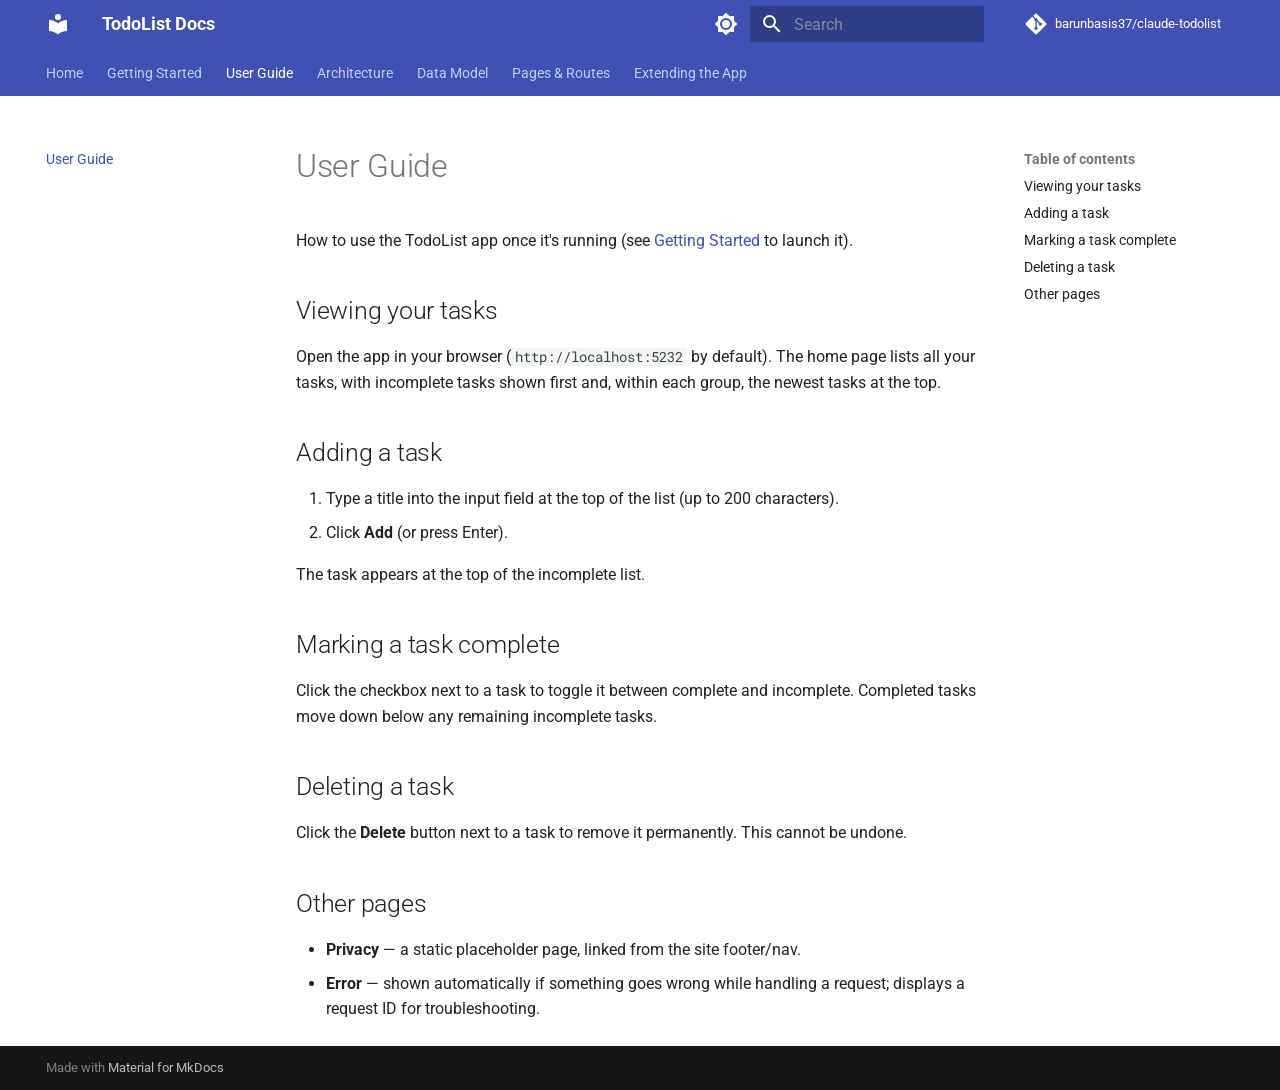
<file: user-guide/index.html>
<!doctype html>
<html lang="en" class="no-js">
  <head>
    
      <meta charset="utf-8">
      <meta name="viewport" content="width=device-width,initial-scale=1">
      
        <meta name="description" content="Documentation for the ASP.NET Core Razor Pages TodoList app">
      
      
      
      
        <link rel="prev" href="../getting-started/">
      
      
        <link rel="next" href="../architecture/">
      
      
        
      
      
      <link rel="icon" href="../assets/images/favicon.png">
      <meta name="generator" content="mkdocs-1.6.1, mkdocs-material-9.7.6">
    
    
      
        <title>User Guide - TodoList Docs</title>
      
    
    
      <link rel="stylesheet" href="../assets/stylesheets/main.484c7ddc.min.css">
      
        
        <link rel="stylesheet" href="../assets/stylesheets/palette.ab4e12ef.min.css">
      
      


    
    
      
    
    
      
        
        
        <link rel="preconnect" href="https://fonts.gstatic.com" crossorigin>
        <link rel="stylesheet" href="https://fonts.googleapis.com/css?family=Roboto:300,300i,400,400i,700,700i%7CRoboto+Mono:400,400i,700,700i&display=fallback">
        <style>:root{--md-text-font:"Roboto";--md-code-font:"Roboto Mono"}</style>
      
    
    
    <script>__md_scope=new URL("..",location),__md_hash=e=>[...e].reduce(((e,_)=>(e<<5)-e+_.charCodeAt(0)),0),__md_get=(e,_=localStorage,t=__md_scope)=>JSON.parse(_.getItem(t.pathname+"."+e)),__md_set=(e,_,t=localStorage,a=__md_scope)=>{try{t.setItem(a.pathname+"."+e,JSON.stringify(_))}catch(e){}}</script>
    
      

    
    
  </head>
  
  
    
    
      
    
    
    
    
    <body dir="ltr" data-md-color-scheme="default" data-md-color-primary="indigo" data-md-color-accent="indigo">
  
    
    <input class="md-toggle" data-md-toggle="drawer" type="checkbox" id="__drawer" autocomplete="off">
    <input class="md-toggle" data-md-toggle="search" type="checkbox" id="__search" autocomplete="off">
    <label class="md-overlay" for="__drawer"></label>
    <div data-md-component="skip">
      
        
        <a href="#user-guide" class="md-skip">
          Skip to content
        </a>
      
    </div>
    <div data-md-component="announce">
      
    </div>
    
    
      

<header class="md-header" data-md-component="header">
  <nav class="md-header__inner md-grid" aria-label="Header">
    <a href=".." title="TodoList Docs" class="md-header__button md-logo" aria-label="TodoList Docs" data-md-component="logo">
      
  
  <svg xmlns="http://www.w3.org/2000/svg" viewBox="0 0 24 24"><path d="M12 8a3 3 0 0 0 3-3 3 3 0 0 0-3-3 3 3 0 0 0-3 3 3 3 0 0 0 3 3m0 3.54C9.64 9.35 6.5 8 3 8v11c3.5 0 6.64 1.35 9 3.54 2.36-2.19 5.5-3.54 9-3.54V8c-3.5 0-6.64 1.35-9 3.54"/></svg>

    </a>
    <label class="md-header__button md-icon" for="__drawer">
      
      <svg xmlns="http://www.w3.org/2000/svg" viewBox="0 0 24 24"><path d="M3 6h18v2H3zm0 5h18v2H3zm0 5h18v2H3z"/></svg>
    </label>
    <div class="md-header__title" data-md-component="header-title">
      <div class="md-header__ellipsis">
        <div class="md-header__topic">
          <span class="md-ellipsis">
            TodoList Docs
          </span>
        </div>
        <div class="md-header__topic" data-md-component="header-topic">
          <span class="md-ellipsis">
            
              User Guide
            
          </span>
        </div>
      </div>
    </div>
    
      
        <form class="md-header__option" data-md-component="palette">
  
    
    
    
    <input class="md-option" data-md-color-media="(prefers-color-scheme: light)" data-md-color-scheme="default" data-md-color-primary="indigo" data-md-color-accent="indigo"  aria-label="Switch to dark mode"  type="radio" name="__palette" id="__palette_0">
    
      <label class="md-header__button md-icon" title="Switch to dark mode" for="__palette_1" hidden>
        <svg xmlns="http://www.w3.org/2000/svg" viewBox="0 0 24 24"><path d="M12 8a4 4 0 0 0-4 4 4 4 0 0 0 4 4 4 4 0 0 0 4-4 4 4 0 0 0-4-4m0 10a6 6 0 0 1-6-6 6 6 0 0 1 6-6 6 6 0 0 1 6 6 6 6 0 0 1-6 6m8-9.31V4h-4.69L12 .69 8.69 4H4v4.69L.69 12 4 15.31V20h4.69L12 23.31 15.31 20H20v-4.69L23.31 12z"/></svg>
      </label>
    
  
    
    
    
    <input class="md-option" data-md-color-media="(prefers-color-scheme: dark)" data-md-color-scheme="slate" data-md-color-primary="indigo" data-md-color-accent="indigo"  aria-label="Switch to light mode"  type="radio" name="__palette" id="__palette_1">
    
      <label class="md-header__button md-icon" title="Switch to light mode" for="__palette_0" hidden>
        <svg xmlns="http://www.w3.org/2000/svg" viewBox="0 0 24 24"><path d="M12 18c-.89 0-1.74-.2-2.5-.55C11.56 16.5 13 14.42 13 12s-1.44-4.5-3.5-5.45C10.26 6.2 11.11 6 12 6a6 6 0 0 1 6 6 6 6 0 0 1-6 6m8-9.31V4h-4.69L12 .69 8.69 4H4v4.69L.69 12 4 15.31V20h4.69L12 23.31 15.31 20H20v-4.69L23.31 12z"/></svg>
      </label>
    
  
</form>
      
    
    
      <script>var palette=__md_get("__palette");if(palette&&palette.color){if("(prefers-color-scheme)"===palette.color.media){var media=matchMedia("(prefers-color-scheme: light)"),input=document.querySelector(media.matches?"[data-md-color-media='(prefers-color-scheme: light)']":"[data-md-color-media='(prefers-color-scheme: dark)']");palette.color.media=input.getAttribute("data-md-color-media"),palette.color.scheme=input.getAttribute("data-md-color-scheme"),palette.color.primary=input.getAttribute("data-md-color-primary"),palette.color.accent=input.getAttribute("data-md-color-accent")}for(var[key,value]of Object.entries(palette.color))document.body.setAttribute("data-md-color-"+key,value)}</script>
    
    
    
      
      
        <label class="md-header__button md-icon" for="__search">
          
          <svg xmlns="http://www.w3.org/2000/svg" viewBox="0 0 24 24"><path d="M9.5 3A6.5 6.5 0 0 1 16 9.5c0 1.61-.59 3.09-1.56 4.23l.27.27h.79l5 5-1.5 1.5-5-5v-.79l-.27-.27A6.52 6.52 0 0 1 9.5 16 6.5 6.5 0 0 1 3 9.5 6.5 6.5 0 0 1 9.5 3m0 2C7 5 5 7 5 9.5S7 14 9.5 14 14 12 14 9.5 12 5 9.5 5"/></svg>
        </label>
        <div class="md-search" data-md-component="search" role="dialog">
  <label class="md-search__overlay" for="__search"></label>
  <div class="md-search__inner" role="search">
    <form class="md-search__form" name="search">
      <input type="text" class="md-search__input" name="query" aria-label="Search" placeholder="Search" autocapitalize="off" autocorrect="off" autocomplete="off" spellcheck="false" data-md-component="search-query" required>
      <label class="md-search__icon md-icon" for="__search">
        
        <svg xmlns="http://www.w3.org/2000/svg" viewBox="0 0 24 24"><path d="M9.5 3A6.5 6.5 0 0 1 16 9.5c0 1.61-.59 3.09-1.56 4.23l.27.27h.79l5 5-1.5 1.5-5-5v-.79l-.27-.27A6.52 6.52 0 0 1 9.5 16 6.5 6.5 0 0 1 3 9.5 6.5 6.5 0 0 1 9.5 3m0 2C7 5 5 7 5 9.5S7 14 9.5 14 14 12 14 9.5 12 5 9.5 5"/></svg>
        
        <svg xmlns="http://www.w3.org/2000/svg" viewBox="0 0 24 24"><path d="M20 11v2H8l5.5 5.5-1.42 1.42L4.16 12l7.92-7.92L13.5 5.5 8 11z"/></svg>
      </label>
      <nav class="md-search__options" aria-label="Search">
        
        <button type="reset" class="md-search__icon md-icon" title="Clear" aria-label="Clear" tabindex="-1">
          
          <svg xmlns="http://www.w3.org/2000/svg" viewBox="0 0 24 24"><path d="M19 6.41 17.59 5 12 10.59 6.41 5 5 6.41 10.59 12 5 17.59 6.41 19 12 13.41 17.59 19 19 17.59 13.41 12z"/></svg>
        </button>
      </nav>
      
        <div class="md-search__suggest" data-md-component="search-suggest"></div>
      
    </form>
    <div class="md-search__output">
      <div class="md-search__scrollwrap" tabindex="0" data-md-scrollfix>
        <div class="md-search-result" data-md-component="search-result">
          <div class="md-search-result__meta">
            Initializing search
          </div>
          <ol class="md-search-result__list" role="presentation"></ol>
        </div>
      </div>
    </div>
  </div>
</div>
      
    
    
      <div class="md-header__source">
        <a href="https://github.com/barunbasis37/claude-todolist" title="Go to repository" class="md-source" data-md-component="source">
  <div class="md-source__icon md-icon">
    
    <svg xmlns="http://www.w3.org/2000/svg" viewBox="0 0 448 512"><!--! Font Awesome Free 7.1.0 by @fontawesome - https://fontawesome.com License - https://fontawesome.com/license/free (Icons: CC BY 4.0, Fonts: SIL OFL 1.1, Code: MIT License) Copyright 2025 Fonticons, Inc.--><path d="M439.6 236.1 244 40.5c-5.4-5.5-12.8-8.5-20.4-8.5s-15 3-20.4 8.4L162.5 81l51.5 51.5c27.1-9.1 52.7 16.8 43.4 43.7l49.7 49.7c34.2-11.8 61.2 31 35.5 56.7-26.5 26.5-70.2-2.9-56-37.3L240.3 199v121.9c25.3 12.5 22.3 41.8 9.1 55-6.4 6.4-15.2 10.1-24.3 10.1s-17.8-3.6-24.3-10.1c-17.6-17.6-11.1-46.9 11.2-56v-123c-20.8-8.5-24.6-30.7-18.6-45L142.6 101 8.5 235.1C3 240.6 0 247.9 0 255.5s3 15 8.5 20.4l195.6 195.7c5.4 5.4 12.7 8.4 20.4 8.4s15-3 20.4-8.4l194.7-194.7c5.4-5.4 8.4-12.8 8.4-20.4s-3-15-8.4-20.4"/></svg>
  </div>
  <div class="md-source__repository">
    barunbasis37/claude-todolist
  </div>
</a>
      </div>
    
  </nav>
  
</header>
    
    <div class="md-container" data-md-component="container">
      
      
        
          
            
<nav class="md-tabs" aria-label="Tabs" data-md-component="tabs">
  <div class="md-grid">
    <ul class="md-tabs__list">
      
        
  
  
  
  
    <li class="md-tabs__item">
      <a href=".." class="md-tabs__link">
        
  
  
    
  
  Home

      </a>
    </li>
  

      
        
  
  
  
  
    <li class="md-tabs__item">
      <a href="../getting-started/" class="md-tabs__link">
        
  
  
    
  
  Getting Started

      </a>
    </li>
  

      
        
  
  
  
    
  
  
    <li class="md-tabs__item md-tabs__item--active">
      <a href="./" class="md-tabs__link">
        
  
  
    
  
  User Guide

      </a>
    </li>
  

      
        
  
  
  
  
    <li class="md-tabs__item">
      <a href="../architecture/" class="md-tabs__link">
        
  
  
    
  
  Architecture

      </a>
    </li>
  

      
        
  
  
  
  
    <li class="md-tabs__item">
      <a href="../data-model/" class="md-tabs__link">
        
  
  
    
  
  Data Model

      </a>
    </li>
  

      
        
  
  
  
  
    <li class="md-tabs__item">
      <a href="../pages-and-routes/" class="md-tabs__link">
        
  
  
    
  
  Pages & Routes

      </a>
    </li>
  

      
        
  
  
  
  
    <li class="md-tabs__item">
      <a href="../extending/" class="md-tabs__link">
        
  
  
    
  
  Extending the App

      </a>
    </li>
  

      
    </ul>
  </div>
</nav>
          
        
      
      <main class="md-main" data-md-component="main">
        <div class="md-main__inner md-grid">
          
            
              
              <div class="md-sidebar md-sidebar--primary" data-md-component="sidebar" data-md-type="navigation" >
                <div class="md-sidebar__scrollwrap">
                  <div class="md-sidebar__inner">
                    


  


<nav class="md-nav md-nav--primary md-nav--lifted" aria-label="Navigation" data-md-level="0">
  <label class="md-nav__title" for="__drawer">
    <a href=".." title="TodoList Docs" class="md-nav__button md-logo" aria-label="TodoList Docs" data-md-component="logo">
      
  
  <svg xmlns="http://www.w3.org/2000/svg" viewBox="0 0 24 24"><path d="M12 8a3 3 0 0 0 3-3 3 3 0 0 0-3-3 3 3 0 0 0-3 3 3 3 0 0 0 3 3m0 3.54C9.64 9.35 6.5 8 3 8v11c3.5 0 6.64 1.35 9 3.54 2.36-2.19 5.5-3.54 9-3.54V8c-3.5 0-6.64 1.35-9 3.54"/></svg>

    </a>
    TodoList Docs
  </label>
  
    <div class="md-nav__source">
      <a href="https://github.com/barunbasis37/claude-todolist" title="Go to repository" class="md-source" data-md-component="source">
  <div class="md-source__icon md-icon">
    
    <svg xmlns="http://www.w3.org/2000/svg" viewBox="0 0 448 512"><!--! Font Awesome Free 7.1.0 by @fontawesome - https://fontawesome.com License - https://fontawesome.com/license/free (Icons: CC BY 4.0, Fonts: SIL OFL 1.1, Code: MIT License) Copyright 2025 Fonticons, Inc.--><path d="M439.6 236.1 244 40.5c-5.4-5.5-12.8-8.5-20.4-8.5s-15 3-20.4 8.4L162.5 81l51.5 51.5c27.1-9.1 52.7 16.8 43.4 43.7l49.7 49.7c34.2-11.8 61.2 31 35.5 56.7-26.5 26.5-70.2-2.9-56-37.3L240.3 199v121.9c25.3 12.5 22.3 41.8 9.1 55-6.4 6.4-15.2 10.1-24.3 10.1s-17.8-3.6-24.3-10.1c-17.6-17.6-11.1-46.9 11.2-56v-123c-20.8-8.5-24.6-30.7-18.6-45L142.6 101 8.5 235.1C3 240.6 0 247.9 0 255.5s3 15 8.5 20.4l195.6 195.7c5.4 5.4 12.7 8.4 20.4 8.4s15-3 20.4-8.4l194.7-194.7c5.4-5.4 8.4-12.8 8.4-20.4s-3-15-8.4-20.4"/></svg>
  </div>
  <div class="md-source__repository">
    barunbasis37/claude-todolist
  </div>
</a>
    </div>
  
  <ul class="md-nav__list" data-md-scrollfix>
    
      
      
  
  
  
  
    <li class="md-nav__item">
      <a href=".." class="md-nav__link">
        
  
  
  <span class="md-ellipsis">
    
  
    Home
  

    
  </span>
  
  

      </a>
    </li>
  

    
      
      
  
  
  
  
    <li class="md-nav__item">
      <a href="../getting-started/" class="md-nav__link">
        
  
  
  <span class="md-ellipsis">
    
  
    Getting Started
  

    
  </span>
  
  

      </a>
    </li>
  

    
      
      
  
  
    
  
  
  
    <li class="md-nav__item md-nav__item--active">
      
      <input class="md-nav__toggle md-toggle" type="checkbox" id="__toc">
      
      
        
      
      
        <label class="md-nav__link md-nav__link--active" for="__toc">
          
  
  
  <span class="md-ellipsis">
    
  
    User Guide
  

    
  </span>
  
  

          <span class="md-nav__icon md-icon"></span>
        </label>
      
      <a href="./" class="md-nav__link md-nav__link--active">
        
  
  
  <span class="md-ellipsis">
    
  
    User Guide
  

    
  </span>
  
  

      </a>
      
        

<nav class="md-nav md-nav--secondary" aria-label="Table of contents">
  
  
  
    
  
  
    <label class="md-nav__title" for="__toc">
      <span class="md-nav__icon md-icon"></span>
      Table of contents
    </label>
    <ul class="md-nav__list" data-md-component="toc" data-md-scrollfix>
      
        <li class="md-nav__item">
  <a href="#viewing-your-tasks" class="md-nav__link">
    <span class="md-ellipsis">
      
        Viewing your tasks
      
    </span>
  </a>
  
</li>
      
        <li class="md-nav__item">
  <a href="#adding-a-task" class="md-nav__link">
    <span class="md-ellipsis">
      
        Adding a task
      
    </span>
  </a>
  
</li>
      
        <li class="md-nav__item">
  <a href="#marking-a-task-complete" class="md-nav__link">
    <span class="md-ellipsis">
      
        Marking a task complete
      
    </span>
  </a>
  
</li>
      
        <li class="md-nav__item">
  <a href="#deleting-a-task" class="md-nav__link">
    <span class="md-ellipsis">
      
        Deleting a task
      
    </span>
  </a>
  
</li>
      
        <li class="md-nav__item">
  <a href="#other-pages" class="md-nav__link">
    <span class="md-ellipsis">
      
        Other pages
      
    </span>
  </a>
  
</li>
      
    </ul>
  
</nav>
      
    </li>
  

    
      
      
  
  
  
  
    <li class="md-nav__item">
      <a href="../architecture/" class="md-nav__link">
        
  
  
  <span class="md-ellipsis">
    
  
    Architecture
  

    
  </span>
  
  

      </a>
    </li>
  

    
      
      
  
  
  
  
    <li class="md-nav__item">
      <a href="../data-model/" class="md-nav__link">
        
  
  
  <span class="md-ellipsis">
    
  
    Data Model
  

    
  </span>
  
  

      </a>
    </li>
  

    
      
      
  
  
  
  
    <li class="md-nav__item">
      <a href="../pages-and-routes/" class="md-nav__link">
        
  
  
  <span class="md-ellipsis">
    
  
    Pages & Routes
  

    
  </span>
  
  

      </a>
    </li>
  

    
      
      
  
  
  
  
    <li class="md-nav__item">
      <a href="../extending/" class="md-nav__link">
        
  
  
  <span class="md-ellipsis">
    
  
    Extending the App
  

    
  </span>
  
  

      </a>
    </li>
  

    
  </ul>
</nav>
                  </div>
                </div>
              </div>
            
            
              
              <div class="md-sidebar md-sidebar--secondary" data-md-component="sidebar" data-md-type="toc" >
                <div class="md-sidebar__scrollwrap">
                  <div class="md-sidebar__inner">
                    

<nav class="md-nav md-nav--secondary" aria-label="Table of contents">
  
  
  
    
  
  
    <label class="md-nav__title" for="__toc">
      <span class="md-nav__icon md-icon"></span>
      Table of contents
    </label>
    <ul class="md-nav__list" data-md-component="toc" data-md-scrollfix>
      
        <li class="md-nav__item">
  <a href="#viewing-your-tasks" class="md-nav__link">
    <span class="md-ellipsis">
      
        Viewing your tasks
      
    </span>
  </a>
  
</li>
      
        <li class="md-nav__item">
  <a href="#adding-a-task" class="md-nav__link">
    <span class="md-ellipsis">
      
        Adding a task
      
    </span>
  </a>
  
</li>
      
        <li class="md-nav__item">
  <a href="#marking-a-task-complete" class="md-nav__link">
    <span class="md-ellipsis">
      
        Marking a task complete
      
    </span>
  </a>
  
</li>
      
        <li class="md-nav__item">
  <a href="#deleting-a-task" class="md-nav__link">
    <span class="md-ellipsis">
      
        Deleting a task
      
    </span>
  </a>
  
</li>
      
        <li class="md-nav__item">
  <a href="#other-pages" class="md-nav__link">
    <span class="md-ellipsis">
      
        Other pages
      
    </span>
  </a>
  
</li>
      
    </ul>
  
</nav>
                  </div>
                </div>
              </div>
            
          
          
            <div class="md-content" data-md-component="content">
              
              <article class="md-content__inner md-typeset">
                
                  


  
  


<h1 id="user-guide">User Guide</h1>
<p>How to use the TodoList app once it's running (see <a href="../getting-started/">Getting Started</a>
to launch it).</p>
<h2 id="viewing-your-tasks">Viewing your tasks</h2>
<p>Open the app in your browser (<code>http://localhost:5232</code> by default). The home
page lists all your tasks, with incomplete tasks shown first and, within each
group, the newest tasks at the top.</p>
<h2 id="adding-a-task">Adding a task</h2>
<ol>
<li>Type a title into the input field at the top of the list (up to 200
   characters).</li>
<li>Click <strong>Add</strong> (or press Enter).</li>
</ol>
<p>The task appears at the top of the incomplete list.</p>
<h2 id="marking-a-task-complete">Marking a task complete</h2>
<p>Click the checkbox next to a task to toggle it between complete and
incomplete. Completed tasks move down below any remaining incomplete tasks.</p>
<h2 id="deleting-a-task">Deleting a task</h2>
<p>Click the <strong>Delete</strong> button next to a task to remove it permanently. This
cannot be undone.</p>
<h2 id="other-pages">Other pages</h2>
<ul>
<li><strong>Privacy</strong> — a static placeholder page, linked from the site footer/nav.</li>
<li><strong>Error</strong> — shown automatically if something goes wrong while handling a
  request; displays a request ID for troubleshooting.</li>
</ul>












                
              </article>
            </div>
          
          
<script>var target=document.getElementById(location.hash.slice(1));target&&target.name&&(target.checked=target.name.startsWith("__tabbed_"))</script>
        </div>
        
          <button type="button" class="md-top md-icon" data-md-component="top" hidden>
  
  <svg xmlns="http://www.w3.org/2000/svg" viewBox="0 0 24 24"><path d="M13 20h-2V8l-5.5 5.5-1.42-1.42L12 4.16l7.92 7.92-1.42 1.42L13 8z"/></svg>
  Back to top
</button>
        
      </main>
      
        <footer class="md-footer">
  
  <div class="md-footer-meta md-typeset">
    <div class="md-footer-meta__inner md-grid">
      <div class="md-copyright">
  
  
    Made with
    <a href="https://squidfunk.github.io/mkdocs-material/" target="_blank" rel="noopener">
      Material for MkDocs
    </a>
  
</div>
      
    </div>
  </div>
</footer>
      
    </div>
    <div class="md-dialog" data-md-component="dialog">
      <div class="md-dialog__inner md-typeset"></div>
    </div>
    
    
    
      
      
      <script id="__config" type="application/json">{"annotate": null, "base": "..", "features": ["navigation.tabs", "navigation.top", "content.code.copy", "search.suggest"], "search": "../assets/javascripts/workers/search.2c215733.min.js", "tags": null, "translations": {"clipboard.copied": "Copied to clipboard", "clipboard.copy": "Copy to clipboard", "search.result.more.one": "1 more on this page", "search.result.more.other": "# more on this page", "search.result.none": "No matching documents", "search.result.one": "1 matching document", "search.result.other": "# matching documents", "search.result.placeholder": "Type to start searching", "search.result.term.missing": "Missing", "select.version": "Select version"}, "version": null}</script>
    
    
      <script src="../assets/javascripts/bundle.79ae519e.min.js"></script>
      
    
  </body>
</html>
</file>
<file: assets/stylesheets/main.484c7ddc.min.css>
@charset "UTF-8";html{-webkit-text-size-adjust:none;-moz-text-size-adjust:none;text-size-adjust:none;box-sizing:border-box}*,:after,:before{box-sizing:inherit}@media (prefers-reduced-motion){*,:after,:before{transition:none!important}}body{margin:0}a,button,input,label{-webkit-tap-highlight-color:transparent}a{color:inherit;text-decoration:none}hr{border:0;box-sizing:initial;display:block;height:.05rem;overflow:visible;padding:0}small{font-size:80%}sub,sup{line-height:1em}img{border-style:none}table{border-collapse:initial;border-spacing:0}td,th{font-weight:400;vertical-align:top}button{background:#0000;border:0;font-family:inherit;font-size:inherit;margin:0;padding:0}input{border:0;outline:none}:root{--md-primary-fg-color:#4051b5;--md-primary-fg-color--light:#5d6cc0;--md-primary-fg-color--dark:#303fa1;--md-primary-bg-color:#fff;--md-primary-bg-color--light:#ffffffb3;--md-accent-fg-color:#526cfe;--md-accent-fg-color--transparent:#526cfe1a;--md-accent-bg-color:#fff;--md-accent-bg-color--light:#ffffffb3}[data-md-color-scheme=default]{color-scheme:light}[data-md-color-scheme=default] img[src$="#gh-dark-mode-only"],[data-md-color-scheme=default] img[src$="#only-dark"]{display:none}:root,[data-md-color-scheme=default]{--md-hue:225deg;--md-default-fg-color:#000000de;--md-default-fg-color--light:#0000008a;--md-default-fg-color--lighter:#00000052;--md-default-fg-color--lightest:#00000012;--md-default-bg-color:#fff;--md-default-bg-color--light:#ffffffb3;--md-default-bg-color--lighter:#ffffff4d;--md-default-bg-color--lightest:#ffffff1f;--md-code-fg-color:#36464e;--md-code-bg-color:#f5f5f5;--md-code-bg-color--light:#f5f5f5b3;--md-code-bg-color--lighter:#f5f5f54d;--md-code-hl-color:#4287ff;--md-code-hl-color--light:#4287ff1a;--md-code-hl-number-color:#d52a2a;--md-code-hl-special-color:#db1457;--md-code-hl-function-color:#a846b9;--md-code-hl-constant-color:#6e59d9;--md-code-hl-keyword-color:#3f6ec6;--md-code-hl-string-color:#1c7d4d;--md-code-hl-name-color:var(--md-code-fg-color);--md-code-hl-operator-color:var(--md-default-fg-color--light);--md-code-hl-punctuation-color:var(--md-default-fg-color--light);--md-code-hl-comment-color:var(--md-default-fg-color--light);--md-code-hl-generic-color:var(--md-default-fg-color--light);--md-code-hl-variable-color:var(--md-default-fg-color--light);--md-typeset-color:var(--md-default-fg-color);--md-typeset-a-color:var(--md-primary-fg-color);--md-typeset-del-color:#f5503d26;--md-typeset-ins-color:#0bd57026;--md-typeset-kbd-color:#fafafa;--md-typeset-kbd-accent-color:#fff;--md-typeset-kbd-border-color:#b8b8b8;--md-typeset-mark-color:#ffff0080;--md-typeset-table-color:#0000001f;--md-typeset-table-color--light:rgba(0,0,0,.035);--md-admonition-fg-color:var(--md-default-fg-color);--md-admonition-bg-color:var(--md-default-bg-color);--md-warning-fg-color:#000000de;--md-warning-bg-color:#ff9;--md-footer-fg-color:#fff;--md-footer-fg-color--light:#ffffffb3;--md-footer-fg-color--lighter:#ffffff73;--md-footer-bg-color:#000000de;--md-footer-bg-color--dark:#00000052;--md-shadow-z1:0 0.2rem 0.5rem #0000000d,0 0 0.05rem #0000001a;--md-shadow-z2:0 0.2rem 0.5rem #0000001a,0 0 0.05rem #00000040;--md-shadow-z3:0 0.2rem 0.5rem #0003,0 0 0.05rem #00000059}.md-icon svg{fill:currentcolor;display:block;height:1.2rem;width:1.2rem}body{-webkit-font-smoothing:antialiased;-moz-osx-font-smoothing:grayscale;--md-text-font-family:var(--md-text-font,_),-apple-system,BlinkMacSystemFont,Helvetica,Arial,sans-serif;--md-code-font-family:var(--md-code-font,_),SFMono-Regular,Consolas,Menlo,monospace}aside,body,input{font-feature-settings:"kern","liga";color:var(--md-typeset-color);font-family:var(--md-text-font-family)}code,kbd,pre{font-feature-settings:"kern";font-family:var(--md-code-font-family)}:root{--md-typeset-table-sort-icon:url('data:image/svg+xml;charset=utf-8,<svg xmlns="http://www.w3.org/2000/svg" viewBox="0 0 24 24"><path d="m18 21-4-4h3V7h-3l4-4 4 4h-3v10h3M2 19v-2h10v2M2 13v-2h7v2M2 7V5h4v2z"/></svg>');--md-typeset-table-sort-icon--asc:url('data:image/svg+xml;charset=utf-8,<svg xmlns="http://www.w3.org/2000/svg" viewBox="0 0 24 24"><path d="M19 17h3l-4 4-4-4h3V3h2M2 17h10v2H2M6 5v2H2V5m0 6h7v2H2z"/></svg>');--md-typeset-table-sort-icon--desc:url('data:image/svg+xml;charset=utf-8,<svg xmlns="http://www.w3.org/2000/svg" viewBox="0 0 24 24"><path d="M19 7h3l-4-4-4 4h3v14h2M2 17h10v2H2M6 5v2H2V5m0 6h7v2H2z"/></svg>')}.md-typeset{-webkit-print-color-adjust:exact;color-adjust:exact;font-size:.8rem;line-height:1.6;overflow-wrap:break-word}@media print{.md-typeset{font-size:.68rem}}.md-typeset blockquote,.md-typeset dl,.md-typeset figure,.md-typeset ol,.md-typeset pre,.md-typeset ul{margin-bottom:1em;margin-top:1em}.md-typeset h1{color:var(--md-default-fg-color--light);font-size:2em;line-height:1.3;margin:0 0 1.25em}.md-typeset h1,.md-typeset h2{font-weight:300;letter-spacing:-.01em}.md-typeset h2{font-size:1.5625em;line-height:1.4;margin:1.6em 0 .64em}.md-typeset h3{font-size:1.25em;font-weight:400;letter-spacing:-.01em;line-height:1.5;margin:1.6em 0 .8em}.md-typeset h2+h3{margin-top:.8em}.md-typeset h4{font-weight:700;letter-spacing:-.01em;margin:1em 0}.md-typeset h5,.md-typeset h6{color:var(--md-default-fg-color--light);font-size:.8em;font-weight:700;letter-spacing:-.01em;margin:1.25em 0}.md-typeset h5{text-transform:uppercase}.md-typeset h5 code{text-transform:none}.md-typeset hr{border-bottom:.05rem solid var(--md-default-fg-color--lightest);display:flow-root;margin:1.5em 0}.md-typeset a{color:var(--md-typeset-a-color);word-break:break-word}.md-typeset a,.md-typeset a:before{transition:color 125ms}.md-typeset a:focus,.md-typeset a:hover{color:var(--md-accent-fg-color)}.md-typeset a:focus code,.md-typeset a:hover code{background-color:var(--md-accent-fg-color--transparent);color:var(--md-accent-fg-color)}.md-typeset a code{color:var(--md-typeset-a-color)}.md-typeset a.focus-visible{outline-color:var(--md-accent-fg-color);outline-offset:.2rem}.md-typeset code,.md-typeset kbd,.md-typeset pre{color:var(--md-code-fg-color);direction:ltr;font-variant-ligatures:none;transition:background-color 125ms}@media print{.md-typeset code,.md-typeset kbd,.md-typeset pre{white-space:pre-wrap}}.md-typeset code{background-color:var(--md-code-bg-color);border-radius:.1rem;-webkit-box-decoration-break:clone;box-decoration-break:clone;font-size:.85em;padding:0 .2941176471em;transition:color 125ms,background-color 125ms;word-break:break-word}.md-typeset code:not(.focus-visible){-webkit-tap-highlight-color:transparent;outline:none}.md-typeset pre{display:flow-root;line-height:1.4;position:relative}.md-typeset pre>code{-webkit-box-decoration-break:slice;box-decoration-break:slice;box-shadow:none;display:block;margin:0;outline-color:var(--md-accent-fg-color);overflow:auto;padding:.7720588235em 1.1764705882em;scrollbar-color:var(--md-default-fg-color--lighter) #0000;scrollbar-width:thin;touch-action:auto;word-break:normal}.md-typeset pre>code:hover{scrollbar-color:var(--md-accent-fg-color) #0000}.md-typeset pre>code::-webkit-scrollbar{height:.2rem;width:.2rem}.md-typeset pre>code::-webkit-scrollbar-thumb{background-color:var(--md-default-fg-color--lighter)}.md-typeset pre>code::-webkit-scrollbar-thumb:hover{background-color:var(--md-accent-fg-color)}.md-typeset kbd{background-color:var(--md-typeset-kbd-color);border-radius:.1rem;box-shadow:0 .1rem 0 .05rem var(--md-typeset-kbd-border-color),0 .1rem 0 var(--md-typeset-kbd-border-color),0 -.1rem .2rem var(--md-typeset-kbd-accent-color) inset;color:var(--md-default-fg-color);display:inline-block;font-size:.75em;padding:0 .6666666667em;vertical-align:text-top;word-break:break-word}.md-typeset mark{background-color:var(--md-typeset-mark-color);-webkit-box-decoration-break:clone;box-decoration-break:clone;color:inherit;word-break:break-word}.md-typeset abbr{cursor:help;text-decoration:none}.md-typeset [data-preview],.md-typeset abbr{border-bottom:.05rem dotted var(--md-default-fg-color--light)}.md-typeset small{opacity:.75}[dir=ltr] .md-typeset sub,[dir=ltr] .md-typeset sup{margin-left:.078125em}[dir=rtl] .md-typeset sub,[dir=rtl] .md-typeset sup{margin-right:.078125em}[dir=ltr] .md-typeset blockquote{padding-left:.6rem}[dir=rtl] .md-typeset blockquote{padding-right:.6rem}[dir=ltr] .md-typeset blockquote{border-left:.2rem solid var(--md-default-fg-color--lighter)}[dir=rtl] .md-typeset blockquote{border-right:.2rem solid var(--md-default-fg-color--lighter)}.md-typeset blockquote{color:var(--md-default-fg-color--light);margin-left:0;margin-right:0}.md-typeset ul{list-style-type:disc}.md-typeset ul[type]{list-style-type:revert-layer}[dir=ltr] .md-typeset ol,[dir=ltr] .md-typeset ul{margin-left:.625em}[dir=rtl] .md-typeset ol,[dir=rtl] .md-typeset ul{margin-right:.625em}.md-typeset ol,.md-typeset ul{padding:0}.md-typeset ol:not([hidden]),.md-typeset ul:not([hidden]){display:flow-root}.md-typeset ol ol,.md-typeset ul ol{list-style-type:lower-alpha}.md-typeset ol ol ol,.md-typeset ul ol ol{list-style-type:lower-roman}.md-typeset ol ol ol ol,.md-typeset ul ol ol ol{list-style-type:upper-alpha}.md-typeset ol ol ol ol ol,.md-typeset ul ol ol ol ol{list-style-type:upper-roman}.md-typeset ol[type],.md-typeset ul[type]{list-style-type:revert-layer}[dir=ltr] .md-typeset ol li,[dir=ltr] .md-typeset ul li{margin-left:1.25em}[dir=rtl] .md-typeset ol li,[dir=rtl] .md-typeset ul li{margin-right:1.25em}.md-typeset ol li,.md-typeset ul li{margin-bottom:.5em}.md-typeset ol li blockquote,.md-typeset ol li p,.md-typeset ul li blockquote,.md-typeset ul li p{margin:.5em 0}.md-typeset ol li:last-child,.md-typeset ul li:last-child{margin-bottom:0}[dir=ltr] .md-typeset ol li ol,[dir=ltr] .md-typeset ol li ul,[dir=ltr] .md-typeset ul li ol,[dir=ltr] .md-typeset ul li ul{margin-left:.625em}[dir=rtl] .md-typeset ol li ol,[dir=rtl] .md-typeset ol li ul,[dir=rtl] .md-typeset ul li ol,[dir=rtl] .md-typeset ul li ul{margin-right:.625em}.md-typeset ol li ol,.md-typeset ol li ul,.md-typeset ul li ol,.md-typeset ul li ul{margin-bottom:.5em;margin-top:.5em}[dir=ltr] .md-typeset dd{margin-left:1.875em}[dir=rtl] .md-typeset dd{margin-right:1.875em}.md-typeset dd{margin-bottom:1.5em;margin-top:1em}.md-typeset img,.md-typeset svg,.md-typeset video{height:auto;max-width:100%}.md-typeset img[align=left]{margin:1em 1em 1em 0}.md-typeset img[align=right]{margin:1em 0 1em 1em}.md-typeset img[align]:only-child{margin-top:0}.md-typeset figure{display:flow-root;margin:1em auto;max-width:100%;text-align:center;width:fit-content}.md-typeset figure img{display:block;margin:0 auto}.md-typeset figcaption{font-style:italic;margin:1em auto;max-width:24rem}.md-typeset iframe{max-width:100%}.md-typeset table:not([class]){background-color:var(--md-default-bg-color);border:.05rem solid var(--md-typeset-table-color);border-radius:.1rem;display:inline-block;font-size:.64rem;max-width:100%;overflow:auto;touch-action:auto}@media print{.md-typeset table:not([class]){display:table}}.md-typeset table:not([class])+*{margin-top:1.5em}.md-typeset table:not([class]) td>:first-child,.md-typeset table:not([class]) th>:first-child{margin-top:0}.md-typeset table:not([class]) td>:last-child,.md-typeset table:not([class]) th>:last-child{margin-bottom:0}.md-typeset table:not([class]) td:not([align]),.md-typeset table:not([class]) th:not([align]){text-align:left}[dir=rtl] .md-typeset table:not([class]) td:not([align]),[dir=rtl] .md-typeset table:not([class]) th:not([align]){text-align:right}.md-typeset table:not([class]) th{font-weight:700;min-width:5rem;padding:.9375em 1.25em;vertical-align:top}.md-typeset table:not([class]) td{border-top:.05rem solid var(--md-typeset-table-color);padding:.9375em 1.25em;vertical-align:top}.md-typeset table:not([class]) tbody tr{transition:background-color 125ms}.md-typeset table:not([class]) tbody tr:hover{background-color:var(--md-typeset-table-color--light);box-shadow:0 .05rem 0 var(--md-default-bg-color) inset}.md-typeset table:not([class]) a{word-break:normal}.md-typeset table th[role=columnheader]{cursor:pointer}[dir=ltr] .md-typeset table th[role=columnheader]:after{margin-left:.5em}[dir=rtl] .md-typeset table th[role=columnheader]:after{margin-right:.5em}.md-typeset table th[role=columnheader]:after{content:"";display:inline-block;height:1.2em;-webkit-mask-image:var(--md-typeset-table-sort-icon);mask-image:var(--md-typeset-table-sort-icon);-webkit-mask-repeat:no-repeat;mask-repeat:no-repeat;-webkit-mask-size:contain;mask-size:contain;transition:background-color 125ms;vertical-align:text-bottom;width:1.2em}.md-typeset table th[role=columnheader]:hover:after{background-color:var(--md-default-fg-color--lighter)}.md-typeset table th[role=columnheader][aria-sort=ascending]:after{background-color:var(--md-default-fg-color--light);-webkit-mask-image:var(--md-typeset-table-sort-icon--asc);mask-image:var(--md-typeset-table-sort-icon--asc)}.md-typeset table th[role=columnheader][aria-sort=descending]:after{background-color:var(--md-default-fg-color--light);-webkit-mask-image:var(--md-typeset-table-sort-icon--desc);mask-image:var(--md-typeset-table-sort-icon--desc)}.md-typeset__scrollwrap{margin:1em -.8rem;overflow-x:auto;touch-action:auto}.md-typeset__table{display:inline-block;margin-bottom:.5em;padding:0 .8rem}@media print{.md-typeset__table{display:block}}html .md-typeset__table table{display:table;margin:0;overflow:hidden;width:100%}@media screen and (max-width:44.984375em){.md-content__inner>pre{margin:1em -.8rem}.md-content__inner>pre code{border-radius:0}}.md-typeset .md-author{border-radius:100%;display:block;flex-shrink:0;height:1.6rem;overflow:hidden;position:relative;transition:color 125ms,transform 125ms;width:1.6rem}.md-typeset .md-author img{display:block}.md-typeset .md-author--more{background:var(--md-default-fg-color--lightest);color:var(--md-default-fg-color--lighter);font-size:.6rem;font-weight:700;line-height:1.6rem;text-align:center}.md-typeset .md-author--long{height:2.4rem;width:2.4rem}.md-typeset a.md-author{transform:scale(1)}.md-typeset a.md-author img{border-radius:100%;filter:grayscale(100%) opacity(75%);transition:filter 125ms}.md-typeset a.md-author:focus,.md-typeset a.md-author:hover{transform:scale(1.1);z-index:1}.md-typeset a.md-author:focus img,.md-typeset a.md-author:hover img{filter:grayscale(0)}.md-banner{background-color:var(--md-footer-bg-color);color:var(--md-footer-fg-color);overflow:auto}@media print{.md-banner{display:none}}.md-banner--warning{background-color:var(--md-warning-bg-color);color:var(--md-warning-fg-color)}.md-banner__inner{font-size:.7rem;margin:.6rem auto;padding:0 .8rem}[dir=ltr] .md-banner__button{float:right}[dir=rtl] .md-banner__button{float:left}.md-banner__button{color:inherit;cursor:pointer;transition:opacity .25s}.no-js .md-banner__button{display:none}.md-banner__button:hover{opacity:.7}html{font-size:125%;height:100%;overflow-x:hidden}@media screen and (min-width:100em){html{font-size:137.5%}}@media screen and (min-width:125em){html{font-size:150%}}body{background-color:var(--md-default-bg-color);display:flex;flex-direction:column;font-size:.5rem;min-height:100%;position:relative;width:100%}@media print{body{display:block}}@media screen and (max-width:59.984375em){body[data-md-scrolllock]{position:fixed}}.md-grid{margin-left:auto;margin-right:auto;max-width:61rem}.md-container{display:flex;flex-direction:column;flex-grow:1}@media print{.md-container{display:block}}.md-main{flex-grow:1}.md-main__inner{display:flex;height:100%;margin-top:1.5rem}.md-ellipsis{overflow:hidden;text-overflow:ellipsis}.md-toggle{display:none}.md-option{height:0;opacity:0;position:absolute;width:0}.md-option:checked+label:not([hidden]){display:block}.md-option.focus-visible+label{outline-color:var(--md-accent-fg-color);outline-style:auto}.md-skip{background-color:var(--md-default-fg-color);border-radius:.1rem;color:var(--md-default-bg-color);font-size:.64rem;margin:.5rem;opacity:0;outline-color:var(--md-accent-fg-color);padding:.3rem .5rem;position:fixed;transform:translateY(.4rem);z-index:-1}.md-skip:focus{opacity:1;transform:translateY(0);transition:transform .25s cubic-bezier(.4,0,.2,1),opacity 175ms 75ms;z-index:10}@page{margin:25mm}:root{--md-clipboard-icon:url('data:image/svg+xml;charset=utf-8,<svg xmlns="http://www.w3.org/2000/svg" viewBox="0 0 24 24"><path d="M19 21H8V7h11m0-2H8a2 2 0 0 0-2 2v14a2 2 0 0 0 2 2h11a2 2 0 0 0 2-2V7a2 2 0 0 0-2-2m-3-4H4a2 2 0 0 0-2 2v14h2V3h12z"/></svg>')}.md-clipboard{border-radius:.1rem;color:var(--md-default-fg-color--lightest);cursor:pointer;height:1.5em;outline-color:var(--md-accent-fg-color);outline-offset:.1rem;transition:color .25s;width:1.5em;z-index:1}@media print{.md-clipboard{display:none}}.md-clipboard:not(.focus-visible){-webkit-tap-highlight-color:transparent;outline:none}:hover>.md-clipboard{color:var(--md-default-fg-color--light)}.md-clipboard:focus,.md-clipboard:hover{color:var(--md-accent-fg-color)}.md-clipboard:after{background-color:currentcolor;content:"";display:block;height:1.125em;margin:0 auto;-webkit-mask-image:var(--md-clipboard-icon);mask-image:var(--md-clipboard-icon);-webkit-mask-position:center;mask-position:center;-webkit-mask-repeat:no-repeat;mask-repeat:no-repeat;-webkit-mask-size:contain;mask-size:contain;width:1.125em}.md-clipboard--inline{cursor:pointer}.md-clipboard--inline code{transition:color .25s,background-color .25s}.md-clipboard--inline:focus code,.md-clipboard--inline:hover code{background-color:var(--md-accent-fg-color--transparent);color:var(--md-accent-fg-color)}:root{--md-code-select-icon:url('data:image/svg+xml;charset=utf-8,<svg xmlns="http://www.w3.org/2000/svg" viewBox="0 0 24 24"><path d="M19 19h-4v2h4c1.1 0 2-.9 2-2v-4h-2m0-12h-4v2h4v4h2V5c0-1.1-.9-2-2-2M5 5h4V3H5c-1.1 0-2 .9-2 2v4h2m0 6H3v4c0 1.1.9 2 2 2h4v-2H5zm2-4h2v2H7zm4 0h2v2h-2zm4 0h2v2h-2zM7 7h2v2H7zm4 0h2v2h-2zm4 0h2v2h-2zm-8 8h2v2H7zm4 0h2v2h-2zm4 0h2v2h-2z"/></svg>');--md-code-copy-icon:url('data:image/svg+xml;charset=utf-8,<svg xmlns="http://www.w3.org/2000/svg" viewBox="0 0 24 24"><path d="M19 21H8V7h11m0-2H8a2 2 0 0 0-2 2v14a2 2 0 0 0 2 2h11a2 2 0 0 0 2-2V7a2 2 0 0 0-2-2m-3-4H4a2 2 0 0 0-2 2v14h2V3h12z"/></svg>')}.md-typeset .md-code__content{display:grid}.md-code__nav{background-color:var(--md-code-bg-color--lighter);border-radius:.1rem;display:flex;gap:.2rem;padding:.2rem;position:absolute;right:.25em;top:.25em;transition:background-color .25s;z-index:1}:hover>.md-code__nav{background-color:var(--md-code-bg-color--light)}.md-code__button{color:var(--md-default-fg-color--lightest);cursor:pointer;display:block;height:1.5em;outline-color:var(--md-accent-fg-color);outline-offset:.1rem;transition:color .25s;width:1.5em}:hover>*>.md-code__button{color:var(--md-default-fg-color--light)}.md-code__button.focus-visible,.md-code__button:hover{color:var(--md-accent-fg-color)}.md-code__button--active{color:var(--md-default-fg-color)!important}.md-code__button:after{background-color:currentcolor;content:"";display:block;height:1.125em;margin:0 auto;-webkit-mask-position:center;mask-position:center;-webkit-mask-repeat:no-repeat;mask-repeat:no-repeat;-webkit-mask-size:contain;mask-size:contain;width:1.125em}.md-code__button[data-md-type=select]:after{-webkit-mask-image:var(--md-code-select-icon);mask-image:var(--md-code-select-icon)}.md-code__button[data-md-type=copy]:after{-webkit-mask-image:var(--md-code-copy-icon);mask-image:var(--md-code-copy-icon)}@keyframes consent{0%{opacity:0;transform:translateY(100%)}to{opacity:1;transform:translateY(0)}}@keyframes overlay{0%{opacity:0}to{opacity:1}}.md-consent__overlay{animation:overlay .25s both;-webkit-backdrop-filter:blur(.1rem);backdrop-filter:blur(.1rem);background-color:#0000008a;height:100%;opacity:1;position:fixed;top:0;width:100%;z-index:5}.md-consent__inner{animation:consent .5s cubic-bezier(.1,.7,.1,1) both;background-color:var(--md-default-bg-color);border:0;border-radius:.1rem;bottom:0;box-shadow:0 0 .2rem #0000001a,0 .2rem .4rem #0003;max-height:100%;overflow:auto;padding:0;position:fixed;width:100%;z-index:5}.md-consent__form{padding:.8rem}.md-consent__settings{display:none;margin:1em 0}input:checked+.md-consent__settings{display:block}.md-consent__controls{margin-bottom:.8rem}.md-typeset .md-consent__controls .md-button{display:inline}@media screen and (max-width:44.984375em){.md-typeset .md-consent__controls .md-button{display:block;margin-top:.4rem;text-align:center;width:100%}}.md-consent label{cursor:pointer}.md-content{flex-grow:1;min-width:0}.md-content__inner{margin:0 .8rem 1.2rem;padding-top:.6rem}@media screen and (min-width:76.25em){[dir=ltr] .md-sidebar--primary:not([hidden])~.md-content>.md-content__inner{margin-left:1.2rem}[dir=ltr] .md-sidebar--secondary:not([hidden])~.md-content>.md-content__inner,[dir=rtl] .md-sidebar--primary:not([hidden])~.md-content>.md-content__inner{margin-right:1.2rem}[dir=rtl] .md-sidebar--secondary:not([hidden])~.md-content>.md-content__inner{margin-left:1.2rem}}.md-content__inner:before{content:"";display:block;height:.4rem}.md-content__inner>:last-child{margin-bottom:0}[dir=ltr] .md-content__button{float:right}[dir=rtl] .md-content__button{float:left}[dir=ltr] .md-content__button{margin-left:.4rem}[dir=rtl] .md-content__button{margin-right:.4rem}.md-content__button{margin:.4rem 0;padding:0}@media print{.md-content__button{display:none}}.md-typeset .md-content__button{color:var(--md-default-fg-color--lighter)}.md-content__button svg{display:inline;vertical-align:top}[dir=rtl] .md-content__button svg{transform:scaleX(-1)}[dir=ltr] .md-dialog{right:.8rem}[dir=rtl] .md-dialog{left:.8rem}.md-dialog{background-color:var(--md-default-fg-color);border-radius:.1rem;bottom:.8rem;box-shadow:var(--md-shadow-z3);min-width:11.1rem;opacity:0;padding:.4rem .6rem;pointer-events:none;position:fixed;transform:translateY(100%);transition:transform 0ms .4s,opacity .4s;z-index:4}@media print{.md-dialog{display:none}}.md-dialog--active{opacity:1;pointer-events:auto;transform:translateY(0);transition:transform .4s cubic-bezier(.075,.85,.175,1),opacity .4s}.md-dialog__inner{color:var(--md-default-bg-color);font-size:.7rem}.md-feedback{margin:2em 0 1em;text-align:center}.md-feedback fieldset{border:none;margin:0;padding:0}.md-feedback__title{font-weight:700;margin:1em auto}.md-feedback__inner{position:relative}.md-feedback__list{display:flex;flex-wrap:wrap;place-content:baseline center;position:relative}.md-feedback__list:hover .md-icon:not(:disabled){color:var(--md-default-fg-color--lighter)}:disabled .md-feedback__list{min-height:1.8rem}.md-feedback__icon{color:var(--md-default-fg-color--light);cursor:pointer;flex-shrink:0;margin:0 .1rem;transition:color 125ms}.md-feedback__icon:not(:disabled).md-icon:hover{color:var(--md-accent-fg-color)}.md-feedback__icon:disabled{color:var(--md-default-fg-color--lightest);pointer-events:none}.md-feedback__note{opacity:0;position:relative;transform:translateY(.4rem);transition:transform .4s cubic-bezier(.1,.7,.1,1),opacity .15s}.md-feedback__note>*{margin:0 auto;max-width:16rem}:disabled .md-feedback__note{opacity:1;transform:translateY(0)}@media print{.md-feedback{display:none}}.md-footer{background-color:var(--md-footer-bg-color);color:var(--md-footer-fg-color)}@media print{.md-footer{display:none}}.md-footer__inner{justify-content:space-between;overflow:auto;padding:.2rem}.md-footer__inner:not([hidden]){display:flex}.md-footer__link{align-items:end;display:flex;flex-grow:0.01;margin-bottom:.4rem;margin-top:1rem;max-width:100%;outline-color:var(--md-accent-fg-color);overflow:hidden;transition:opacity .25s}.md-footer__link:focus,.md-footer__link:hover{opacity:.7}[dir=rtl] .md-footer__link svg{transform:scaleX(-1)}@media screen and (max-width:44.984375em){.md-footer__link--prev{flex-shrink:0}.md-footer__link--prev .md-footer__title{display:none}}[dir=ltr] .md-footer__link--next{margin-left:auto}[dir=rtl] .md-footer__link--next{margin-right:auto}.md-footer__link--next{text-align:right}[dir=rtl] .md-footer__link--next{text-align:left}.md-footer__title{flex-grow:1;font-size:.9rem;margin-bottom:.7rem;max-width:calc(100% - 2.4rem);padding:0 1rem;white-space:nowrap}.md-footer__button{margin:.2rem;padding:.4rem}.md-footer__direction{font-size:.64rem;opacity:.7}.md-footer-meta{background-color:var(--md-footer-bg-color--dark)}.md-footer-meta__inner{display:flex;flex-wrap:wrap;justify-content:space-between;padding:.2rem}html .md-footer-meta.md-typeset a{color:var(--md-footer-fg-color--light)}html .md-footer-meta.md-typeset a:focus,html .md-footer-meta.md-typeset a:hover{color:var(--md-footer-fg-color)}.md-copyright{color:var(--md-footer-fg-color--lighter);font-size:.64rem;margin:auto .6rem;padding:.4rem 0;width:100%}@media screen and (min-width:45em){.md-copyright{width:auto}}.md-copyright__highlight{color:var(--md-footer-fg-color--light)}.md-social{display:inline-flex;gap:.2rem;margin:0 .4rem;padding:.2rem 0 .6rem}@media screen and (min-width:45em){.md-social{padding:.6rem 0}}.md-social__link{display:inline-block;height:1.6rem;text-align:center;width:1.6rem}.md-social__link:before{line-height:1.9}.md-social__link svg{fill:currentcolor;max-height:.8rem;vertical-align:-25%}.md-typeset .md-button{border:.1rem solid;border-radius:.1rem;color:var(--md-primary-fg-color);cursor:pointer;display:inline-block;font-weight:700;padding:.625em 2em;transition:color 125ms,background-color 125ms,border-color 125ms}.md-typeset .md-button--primary{background-color:var(--md-primary-fg-color);border-color:var(--md-primary-fg-color);color:var(--md-primary-bg-color)}.md-typeset .md-button:focus,.md-typeset .md-button:hover{background-color:var(--md-accent-fg-color);border-color:var(--md-accent-fg-color);color:var(--md-accent-bg-color)}[dir=ltr] .md-typeset .md-input{border-top-left-radius:.1rem}[dir=ltr] .md-typeset .md-input,[dir=rtl] .md-typeset .md-input{border-top-right-radius:.1rem}[dir=rtl] .md-typeset .md-input{border-top-left-radius:.1rem}.md-typeset .md-input{border-bottom:.1rem solid var(--md-default-fg-color--lighter);box-shadow:var(--md-shadow-z1);font-size:.8rem;height:1.8rem;padding:0 .6rem;transition:border .25s,box-shadow .25s}.md-typeset .md-input:focus,.md-typeset .md-input:hover{border-bottom-color:var(--md-accent-fg-color);box-shadow:var(--md-shadow-z2)}.md-typeset .md-input--stretch{width:100%}.md-header{background-color:var(--md-primary-fg-color);box-shadow:0 0 .2rem #0000,0 .2rem .4rem #0000;color:var(--md-primary-bg-color);display:block;left:0;position:sticky;right:0;top:0;z-index:4}@media print{.md-header{display:none}}.md-header[hidden]{transform:translateY(-100%);transition:transform .25s cubic-bezier(.8,0,.6,1),box-shadow .25s}.md-header--shadow{box-shadow:0 0 .2rem #0000001a,0 .2rem .4rem #0003;transition:transform .25s cubic-bezier(.1,.7,.1,1),box-shadow .25s}.md-header__inner{align-items:center;display:flex;padding:0 .2rem}.md-header__button{color:currentcolor;cursor:pointer;margin:.2rem;outline-color:var(--md-accent-fg-color);padding:.4rem;position:relative;transition:opacity .25s;vertical-align:middle;z-index:1}.md-header__button:hover{opacity:.7}.md-header__button:not([hidden]){display:inline-block}.md-header__button:not(.focus-visible){-webkit-tap-highlight-color:transparent;outline:none}.md-header__button.md-logo{margin:.2rem;padding:.4rem}@media screen and (max-width:76.234375em){.md-header__button.md-logo{display:none}}.md-header__button.md-logo img,.md-header__button.md-logo svg{fill:currentcolor;display:block;height:1.2rem;width:auto}@media screen and (min-width:60em){.md-header__button[for=__search]{display:none}}.no-js .md-header__button[for=__search]{display:none}[dir=rtl] .md-header__button[for=__search] svg{transform:scaleX(-1)}@media screen and (min-width:76.25em){.md-header__button[for=__drawer]{display:none}}.md-header__topic{display:flex;max-width:100%;position:absolute;transition:transform .4s cubic-bezier(.1,.7,.1,1),opacity .15s;white-space:nowrap}.md-header__topic+.md-header__topic{opacity:0;pointer-events:none;transform:translateX(1.25rem);transition:transform .4s cubic-bezier(1,.7,.1,.1),opacity .15s;z-index:-1}[dir=rtl] .md-header__topic+.md-header__topic{transform:translateX(-1.25rem)}.md-header__topic:first-child{font-weight:700}[dir=ltr] .md-header__title{margin-left:1rem;margin-right:.4rem}[dir=rtl] .md-header__title{margin-left:.4rem;margin-right:1rem}.md-header__title{flex-grow:1;font-size:.9rem;height:2.4rem;line-height:2.4rem}.md-header__title--active .md-header__topic{opacity:0;pointer-events:none;transform:translateX(-1.25rem);transition:transform .4s cubic-bezier(1,.7,.1,.1),opacity .15s;z-index:-1}[dir=rtl] .md-header__title--active .md-header__topic{transform:translateX(1.25rem)}.md-header__title--active .md-header__topic+.md-header__topic{opacity:1;pointer-events:auto;transform:translateX(0);transition:transform .4s cubic-bezier(.1,.7,.1,1),opacity .15s;z-index:0}.md-header__title>.md-header__ellipsis{height:100%;position:relative;width:100%}.md-header__option{display:flex;flex-shrink:0;max-width:100%;transition:max-width 0ms .25s,opacity .25s .25s;white-space:nowrap}[data-md-toggle=search]:checked~.md-header .md-header__option{max-width:0;opacity:0;transition:max-width 0ms,opacity 0ms}.md-header__option>input{bottom:0}.md-header__source{display:none}@media screen and (min-width:60em){[dir=ltr] .md-header__source{margin-left:1rem}[dir=rtl] .md-header__source{margin-right:1rem}.md-header__source{display:block;max-width:11.7rem;width:11.7rem}}@media screen and (min-width:76.25em){[dir=ltr] .md-header__source{margin-left:1.4rem}[dir=rtl] .md-header__source{margin-right:1.4rem}}.md-meta{color:var(--md-default-fg-color--light);font-size:.7rem;line-height:1.3}.md-meta__list{display:inline-flex;flex-wrap:wrap;list-style:none;margin:0;padding:0}.md-meta__item:not(:last-child):after{content:"·";margin-left:.2rem;margin-right:.2rem}.md-meta__link{color:var(--md-typeset-a-color)}.md-meta__link:focus,.md-meta__link:hover{color:var(--md-accent-fg-color)}.md-draft{background-color:#ff1744;border-radius:.125em;color:#fff;display:inline-block;font-weight:700;padding-left:.5714285714em;padding-right:.5714285714em}:root{--md-nav-icon--prev:url('data:image/svg+xml;charset=utf-8,<svg xmlns="http://www.w3.org/2000/svg" viewBox="0 0 24 24"><path d="M20 11v2H8l5.5 5.5-1.42 1.42L4.16 12l7.92-7.92L13.5 5.5 8 11z"/></svg>');--md-nav-icon--next:url('data:image/svg+xml;charset=utf-8,<svg xmlns="http://www.w3.org/2000/svg" viewBox="0 0 24 24"><path d="M8.59 16.58 13.17 12 8.59 7.41 10 6l6 6-6 6z"/></svg>');--md-toc-icon:url('data:image/svg+xml;charset=utf-8,<svg xmlns="http://www.w3.org/2000/svg" viewBox="0 0 24 24"><path d="M3 9h14V7H3zm0 4h14v-2H3zm0 4h14v-2H3zm16 0h2v-2h-2zm0-10v2h2V7zm0 6h2v-2h-2z"/></svg>')}.md-nav{font-size:.7rem;line-height:1.3}.md-nav__title{color:var(--md-default-fg-color--light);display:block;font-weight:700;overflow:hidden;padding:0 .6rem;text-overflow:ellipsis}.md-nav__title .md-nav__button{display:none}.md-nav__title .md-nav__button img{height:100%;width:auto}.md-nav__title .md-nav__button.md-logo img,.md-nav__title .md-nav__button.md-logo svg{fill:currentcolor;display:block;height:2.4rem;max-width:100%;object-fit:contain;width:auto}.md-nav__list{list-style:none;margin:0;padding:0}.md-nav__link{align-items:flex-start;display:flex;gap:.4rem;margin-top:.625em;scroll-snap-align:start;transition:color 125ms}.md-nav__link--passed,.md-nav__link--passed code{color:var(--md-default-fg-color--light)}.md-nav__item .md-nav__link--active,.md-nav__item .md-nav__link--active code{color:var(--md-typeset-a-color)}.md-nav__link .md-ellipsis{position:relative}.md-nav__link .md-ellipsis code{word-break:normal}[dir=ltr] .md-nav__link .md-icon:last-child{margin-left:auto}[dir=rtl] .md-nav__link .md-icon:last-child{margin-right:auto}.md-nav__link .md-typeset{font-size:.7rem;line-height:1.3}.md-nav__link svg{fill:currentcolor;flex-shrink:0;height:1.3em;position:relative}.md-nav__link[for]:focus,.md-nav__link[for]:hover,.md-nav__link[href]:focus,.md-nav__link[href]:hover{color:var(--md-accent-fg-color);cursor:pointer}.md-nav__link[for]:focus code,.md-nav__link[for]:hover code,.md-nav__link[href]:focus code,.md-nav__link[href]:hover code{background-color:var(--md-accent-fg-color--transparent);color:var(--md-accent-fg-color)}.md-nav__link.focus-visible{outline-color:var(--md-accent-fg-color);outline-offset:.2rem}.md-nav--primary .md-nav__link[for=__toc]{display:none}.md-nav--primary .md-nav__link[for=__toc] .md-icon:after{background-color:currentcolor;display:block;height:100%;-webkit-mask-image:var(--md-toc-icon);mask-image:var(--md-toc-icon);width:100%}.md-nav--primary .md-nav__link[for=__toc]~.md-nav{display:none}.md-nav__container>.md-nav__link{margin-top:0}.md-nav__container>.md-nav__link:first-child{flex-grow:1;min-width:0}.md-nav__icon{flex-shrink:0}.md-nav__source{display:none}@media screen and (max-width:76.234375em){.md-nav--primary,.md-nav--primary .md-nav{background-color:var(--md-default-bg-color);display:flex;flex-direction:column;height:100%;left:0;position:absolute;right:0;top:0;z-index:1}.md-nav--primary .md-nav__item,.md-nav--primary .md-nav__title{font-size:.8rem;line-height:1.5}.md-nav--primary .md-nav__title{background-color:var(--md-default-fg-color--lightest);color:var(--md-default-fg-color--light);cursor:pointer;height:5.6rem;line-height:2.4rem;padding:3rem .8rem .2rem;position:relative;white-space:nowrap}[dir=ltr] .md-nav--primary .md-nav__title .md-nav__icon{left:.4rem}[dir=rtl] .md-nav--primary .md-nav__title .md-nav__icon{right:.4rem}.md-nav--primary .md-nav__title .md-nav__icon{display:block;height:1.2rem;margin:.2rem;position:absolute;top:.4rem;width:1.2rem}.md-nav--primary .md-nav__title .md-nav__icon:after{background-color:currentcolor;content:"";display:block;height:100%;-webkit-mask-image:var(--md-nav-icon--prev);mask-image:var(--md-nav-icon--prev);-webkit-mask-position:center;mask-position:center;-webkit-mask-repeat:no-repeat;mask-repeat:no-repeat;-webkit-mask-size:contain;mask-size:contain;width:100%}.md-nav--primary .md-nav__title~.md-nav__list{background-color:var(--md-default-bg-color);box-shadow:0 .05rem 0 var(--md-default-fg-color--lightest) inset;overflow-y:auto;scroll-snap-type:y mandatory;touch-action:pan-y}.md-nav--primary .md-nav__title~.md-nav__list>:first-child{border-top:0}.md-nav--primary .md-nav__title[for=__drawer]{background-color:var(--md-primary-fg-color);color:var(--md-primary-bg-color);font-weight:700}.md-nav--primary .md-nav__title .md-logo{display:block;left:.2rem;margin:.2rem;padding:.4rem;position:absolute;right:.2rem;top:.2rem}.md-nav--primary .md-nav__list{flex:1}.md-nav--primary .md-nav__item{border-top:.05rem solid var(--md-default-fg-color--lightest)}.md-nav--primary .md-nav__item--active>.md-nav__link{color:var(--md-typeset-a-color)}.md-nav--primary .md-nav__item--active>.md-nav__link:focus,.md-nav--primary .md-nav__item--active>.md-nav__link:hover{color:var(--md-accent-fg-color)}.md-nav--primary .md-nav__link{margin-top:0;padding:.6rem .8rem}.md-nav--primary .md-nav__link svg{margin-top:.1em}.md-nav--primary .md-nav__link>.md-nav__link{padding:0}[dir=ltr] .md-nav--primary .md-nav__link .md-nav__icon{margin-right:-.2rem}[dir=rtl] .md-nav--primary .md-nav__link .md-nav__icon{margin-left:-.2rem}.md-nav--primary .md-nav__link .md-nav__icon{font-size:1.2rem;height:1.2rem;width:1.2rem}.md-nav--primary .md-nav__link .md-nav__icon:after{background-color:currentcolor;content:"";display:block;height:100%;-webkit-mask-image:var(--md-nav-icon--next);mask-image:var(--md-nav-icon--next);-webkit-mask-position:center;mask-position:center;-webkit-mask-repeat:no-repeat;mask-repeat:no-repeat;-webkit-mask-size:contain;mask-size:contain;width:100%}[dir=rtl] .md-nav--primary .md-nav__icon:after{transform:scale(-1)}.md-nav--primary .md-nav--secondary .md-nav{background-color:initial;position:static}[dir=ltr] .md-nav--primary .md-nav--secondary .md-nav .md-nav__link{padding-left:1.4rem}[dir=rtl] .md-nav--primary .md-nav--secondary .md-nav .md-nav__link{padding-right:1.4rem}[dir=ltr] .md-nav--primary .md-nav--secondary .md-nav .md-nav .md-nav__link{padding-left:2rem}[dir=rtl] .md-nav--primary .md-nav--secondary .md-nav .md-nav .md-nav__link{padding-right:2rem}[dir=ltr] .md-nav--primary .md-nav--secondary .md-nav .md-nav .md-nav .md-nav__link{padding-left:2.6rem}[dir=rtl] .md-nav--primary .md-nav--secondary .md-nav .md-nav .md-nav .md-nav__link{padding-right:2.6rem}[dir=ltr] .md-nav--primary .md-nav--secondary .md-nav .md-nav .md-nav .md-nav .md-nav__link{padding-left:3.2rem}[dir=rtl] .md-nav--primary .md-nav--secondary .md-nav .md-nav .md-nav .md-nav .md-nav__link{padding-right:3.2rem}.md-nav--secondary{background-color:initial}.md-nav__toggle~.md-nav{display:flex;opacity:0;transform:translateX(100%);transition:transform .25s cubic-bezier(.8,0,.6,1),opacity 125ms 50ms}[dir=rtl] .md-nav__toggle~.md-nav{transform:translateX(-100%)}.md-nav__toggle:checked~.md-nav{opacity:1;transform:translateX(0);transition:transform .25s cubic-bezier(.4,0,.2,1),opacity 125ms 125ms}.md-nav__toggle:checked~.md-nav>.md-nav__list{backface-visibility:hidden}}@media screen and (max-width:59.984375em){.md-nav--primary .md-nav__link[for=__toc]{display:flex}.md-nav--primary .md-nav__link[for=__toc] .md-icon:after{content:""}.md-nav--primary .md-nav__link[for=__toc]+.md-nav__link{display:none}.md-nav--primary .md-nav__link[for=__toc]~.md-nav{display:flex}.md-nav__source{background-color:var(--md-primary-fg-color--dark);color:var(--md-primary-bg-color);display:block;padding:0 .2rem}}@media screen and (min-width:60em) and (max-width:76.234375em){.md-nav--integrated .md-nav__link[for=__toc]{display:flex}.md-nav--integrated .md-nav__link[for=__toc] .md-icon:after{content:""}.md-nav--integrated .md-nav__link[for=__toc]+.md-nav__link{display:none}.md-nav--integrated .md-nav__link[for=__toc]~.md-nav{display:flex}}@media screen and (min-width:60em){.md-nav{margin-bottom:-.4rem}.md-nav--secondary .md-nav__title{background:var(--md-default-bg-color);box-shadow:0 0 .4rem .4rem var(--md-default-bg-color);position:sticky;top:0;z-index:1}.md-nav--secondary .md-nav__title[for=__toc]{scroll-snap-align:start}.md-nav--secondary .md-nav__title .md-nav__icon{display:none}[dir=ltr] .md-nav--secondary .md-nav__list{padding-left:.6rem}[dir=rtl] .md-nav--secondary .md-nav__list{padding-right:.6rem}.md-nav--secondary .md-nav__list{padding-bottom:.4rem}[dir=ltr] .md-nav--secondary .md-nav__item>.md-nav__link{margin-right:.4rem}[dir=rtl] .md-nav--secondary .md-nav__item>.md-nav__link{margin-left:.4rem}}@media screen and (min-width:76.25em){.md-nav{margin-bottom:-.4rem;transition:max-height .25s cubic-bezier(.86,0,.07,1)}.md-nav--primary .md-nav__title{background:var(--md-default-bg-color);box-shadow:0 0 .4rem .4rem var(--md-default-bg-color);position:sticky;top:0;z-index:1}.md-nav--primary .md-nav__title[for=__drawer]{scroll-snap-align:start}.md-nav--primary .md-nav__title .md-nav__icon{display:none}[dir=ltr] .md-nav--primary .md-nav__list{padding-left:.6rem}[dir=rtl] .md-nav--primary .md-nav__list{padding-right:.6rem}.md-nav--primary .md-nav__list{padding-bottom:.4rem}[dir=ltr] .md-nav--primary .md-nav__item>.md-nav__link{margin-right:.4rem}[dir=rtl] .md-nav--primary .md-nav__item>.md-nav__link{margin-left:.4rem}.md-nav__toggle~.md-nav{display:grid;grid-template-rows:minmax(.4rem,0fr);opacity:0;transition:grid-template-rows .25s cubic-bezier(.86,0,.07,1),opacity .25s,visibility 0ms .25s;visibility:collapse}.md-nav__toggle~.md-nav>.md-nav__list{overflow:hidden}.md-nav__toggle.md-toggle--indeterminate~.md-nav,.md-nav__toggle:checked~.md-nav{grid-template-rows:minmax(.4rem,1fr);opacity:1;transition:grid-template-rows .25s cubic-bezier(.86,0,.07,1),opacity .15s .1s,visibility 0ms;visibility:visible}.md-nav__toggle.md-toggle--indeterminate~.md-nav{transition:none}.md-nav__item--nested>.md-nav>.md-nav__title{display:none}.md-nav__item--section{display:block;margin:1.25em 0}.md-nav__item--section:last-child{margin-bottom:0}.md-nav__item--section>.md-nav__link{font-weight:700}.md-nav__item--section>.md-nav__link[for]{color:var(--md-default-fg-color--light)}.md-nav__item--section>.md-nav__link:not(.md-nav__container){pointer-events:none}.md-nav__item--section>.md-nav__link .md-icon,.md-nav__item--section>.md-nav__link>[for]{display:none}[dir=ltr] .md-nav__item--section>.md-nav{margin-left:-.6rem}[dir=rtl] .md-nav__item--section>.md-nav{margin-right:-.6rem}.md-nav__item--section>.md-nav{display:block;opacity:1;visibility:visible}.md-nav__item--section>.md-nav>.md-nav__list>.md-nav__item{padding:0}.md-nav__icon{border-radius:100%;height:.9rem;transition:background-color .25s;width:.9rem}.md-nav__icon:hover{background-color:var(--md-accent-fg-color--transparent)}.md-nav__icon:after{background-color:currentcolor;border-radius:100%;content:"";display:inline-block;height:100%;-webkit-mask-image:var(--md-nav-icon--next);mask-image:var(--md-nav-icon--next);-webkit-mask-position:center;mask-position:center;-webkit-mask-repeat:no-repeat;mask-repeat:no-repeat;-webkit-mask-size:contain;mask-size:contain;transition:transform .25s;vertical-align:-.1rem;width:100%}[dir=rtl] .md-nav__icon:after{transform:rotate(180deg)}.md-nav__item--nested .md-nav__toggle:checked~.md-nav__link .md-nav__icon:after,.md-nav__item--nested .md-toggle--indeterminate~.md-nav__link .md-nav__icon:after{transform:rotate(90deg)}.md-nav--lifted>.md-nav__list>.md-nav__item,.md-nav--lifted>.md-nav__title{display:none}.md-nav--lifted>.md-nav__list>.md-nav__item--active{display:block}.md-nav--lifted>.md-nav__list>.md-nav__item--active>.md-nav__link{background:var(--md-default-bg-color);box-shadow:0 0 .4rem .4rem var(--md-default-bg-color);margin-top:0;position:sticky;top:0;z-index:1}.md-nav--lifted>.md-nav__list>.md-nav__item--active>.md-nav__link:not(.md-nav__container){pointer-events:none}.md-nav--lifted>.md-nav__list>.md-nav__item--active.md-nav__item--section{margin:0}[dir=ltr] .md-nav--lifted>.md-nav__list>.md-nav__item>.md-nav:not(.md-nav--secondary){margin-left:-.6rem}[dir=rtl] .md-nav--lifted>.md-nav__list>.md-nav__item>.md-nav:not(.md-nav--secondary){margin-right:-.6rem}.md-nav--lifted>.md-nav__list>.md-nav__item>[for]{color:var(--md-default-fg-color--light)}.md-nav--lifted .md-nav[data-md-level="1"]{grid-template-rows:minmax(.4rem,1fr);opacity:1;visibility:visible}[dir=ltr] .md-nav--integrated>.md-nav__list>.md-nav__item--active .md-nav--secondary{border-left:.05rem solid var(--md-primary-fg-color)}[dir=rtl] .md-nav--integrated>.md-nav__list>.md-nav__item--active .md-nav--secondary{border-right:.05rem solid var(--md-primary-fg-color)}.md-nav--integrated>.md-nav__list>.md-nav__item--active .md-nav--secondary{display:block;margin-bottom:1.25em;opacity:1;visibility:visible}.md-nav--integrated>.md-nav__list>.md-nav__item--active .md-nav--secondary>.md-nav__list{overflow:visible;padding-bottom:0}.md-nav--integrated>.md-nav__list>.md-nav__item--active .md-nav--secondary>.md-nav__title{display:none}}.md-pagination{font-size:.8rem;font-weight:700;gap:.4rem}.md-pagination,.md-pagination>*{align-items:center;display:flex;justify-content:center}.md-pagination>*{border-radius:.2rem;height:1.8rem;min-width:1.8rem;text-align:center}.md-pagination__current{background-color:var(--md-default-fg-color--lightest);color:var(--md-default-fg-color--light)}.md-pagination__link{transition:color 125ms,background-color 125ms}.md-pagination__link:focus,.md-pagination__link:hover{background-color:var(--md-accent-fg-color--transparent);color:var(--md-accent-fg-color)}.md-pagination__link:focus svg,.md-pagination__link:hover svg{color:var(--md-accent-fg-color)}.md-pagination__link.focus-visible{outline-color:var(--md-accent-fg-color);outline-offset:.2rem}.md-pagination__link svg{fill:currentcolor;color:var(--md-default-fg-color--lighter);display:block;max-height:100%;width:1.2rem}:root{--md-path-icon:url('data:image/svg+xml;charset=utf-8,<svg xmlns="http://www.w3.org/2000/svg" viewBox="0 0 24 24"><path d="M8.59 16.58 13.17 12 8.59 7.41 10 6l6 6-6 6z"/></svg>')}.md-path{font-size:.7rem;margin:0 .8rem;overflow:auto;padding-top:1.2rem}.md-path:not([hidden]){display:block}@media screen and (min-width:76.25em){.md-path{margin:0 1.2rem}}.md-path__list{align-items:center;display:flex;gap:.2rem;list-style:none;margin:0;padding:0}.md-path__item:not(:first-child){display:inline-flex;gap:.2rem;white-space:nowrap}.md-path__item:not(:first-child):before{background-color:var(--md-default-fg-color--lighter);content:"";display:inline;height:.8rem;-webkit-mask-image:var(--md-path-icon);mask-image:var(--md-path-icon);width:.8rem}.md-path__link{align-items:center;color:var(--md-default-fg-color--light);display:flex}.md-path__link:focus,.md-path__link:hover{color:var(--md-accent-fg-color)}:root{--md-post-pin-icon:url('data:image/svg+xml;charset=utf-8,<svg xmlns="http://www.w3.org/2000/svg" viewBox="0 0 24 24"><path d="M16 12V4h1V2H7v2h1v8l-2 2v2h5.2v6h1.6v-6H18v-2z"/></svg>')}.md-post__back{border-bottom:.05rem solid var(--md-default-fg-color--lightest);margin-bottom:1.2rem;padding-bottom:1.2rem}@media screen and (max-width:76.234375em){.md-post__back{display:none}}[dir=rtl] .md-post__back svg{transform:scaleX(-1)}.md-post__authors{display:flex;flex-direction:column;gap:.6rem;margin:0 .6rem 1.2rem}.md-post .md-post__meta a{transition:color 125ms}.md-post .md-post__meta a:focus,.md-post .md-post__meta a:hover{color:var(--md-accent-fg-color)}.md-post__title{color:var(--md-default-fg-color--light);font-weight:700}.md-post--excerpt{margin-bottom:3.2rem}.md-post--excerpt .md-post__header{align-items:center;display:flex;gap:.6rem;min-height:1.6rem}.md-post--excerpt .md-post__authors{align-items:center;display:inline-flex;flex-direction:row;gap:.2rem;margin:0;min-height:2.4rem}[dir=ltr] .md-post--excerpt .md-post__meta .md-meta__list{margin-right:.4rem}[dir=rtl] .md-post--excerpt .md-post__meta .md-meta__list{margin-left:.4rem}.md-post--excerpt .md-post__content>:first-child{--md-scroll-margin:6rem;margin-top:0}.md-post>.md-nav--secondary{margin:1em 0}.md-pin{background:var(--md-default-fg-color--lightest);border-radius:1rem;margin-top:-.05rem;padding:.2rem}.md-pin:after{background-color:currentcolor;content:"";display:block;height:.6rem;margin:0 auto;-webkit-mask-image:var(--md-post-pin-icon);mask-image:var(--md-post-pin-icon);-webkit-mask-position:center;mask-position:center;-webkit-mask-repeat:no-repeat;mask-repeat:no-repeat;-webkit-mask-size:contain;mask-size:contain;width:.6rem}.md-profile{align-items:center;display:flex;font-size:.7rem;gap:.6rem;line-height:1.4;width:100%}.md-profile__description{flex-grow:1}.md-content--post{display:flex}@media screen and (max-width:76.234375em){.md-content--post{flex-flow:column-reverse}}.md-content--post>.md-content__inner{flex-grow:1;min-width:0}@media screen and (min-width:76.25em){[dir=ltr] .md-content--post>.md-content__inner{margin-left:1.2rem}[dir=rtl] .md-content--post>.md-content__inner{margin-right:1.2rem}}@media screen and (max-width:76.234375em){.md-sidebar.md-sidebar--post{padding:0;position:static;width:100%}.md-sidebar.md-sidebar--post .md-sidebar__scrollwrap{overflow:visible}.md-sidebar.md-sidebar--post .md-sidebar__inner{padding:0}.md-sidebar.md-sidebar--post .md-post__meta{margin-left:.6rem;margin-right:.6rem}.md-sidebar.md-sidebar--post .md-nav__item{border:none;display:inline}.md-sidebar.md-sidebar--post .md-nav__list{display:inline-flex;flex-wrap:wrap;gap:.6rem;padding-bottom:.6rem;padding-top:.6rem}.md-sidebar.md-sidebar--post .md-nav__link{padding:0}.md-sidebar.md-sidebar--post .md-nav{height:auto;margin-bottom:0;position:static}}:root{--md-progress-value:0;--md-progress-delay:400ms}.md-progress{background:var(--md-primary-bg-color);height:.075rem;opacity:min(clamp(0,var(--md-progress-value),1),clamp(0,100 - var(--md-progress-value),1));position:fixed;top:0;transform:scaleX(calc(var(--md-progress-value)*1%));transform-origin:left;transition:transform .5s cubic-bezier(.19,1,.22,1),opacity .25s var(--md-progress-delay);width:100%;z-index:4}:root{--md-search-result-icon:url('data:image/svg+xml;charset=utf-8,<svg xmlns="http://www.w3.org/2000/svg" viewBox="0 0 24 24"><path d="M14 2H6a2 2 0 0 0-2 2v16a2 2 0 0 0 2 2h7c-.41-.25-.8-.56-1.14-.9-.33-.33-.61-.7-.86-1.1H6V4h7v5h5v1.18c.71.16 1.39.43 2 .82V8zm6.31 16.9c1.33-2.11.69-4.9-1.4-6.22-2.11-1.33-4.91-.68-6.22 1.4-1.34 2.11-.69 4.89 1.4 6.22 1.46.93 3.32.93 4.79.02L22 23.39 23.39 22zm-3.81.1a2.5 2.5 0 0 1-2.5-2.5 2.5 2.5 0 0 1 2.5-2.5 2.5 2.5 0 0 1 2.5 2.5 2.5 2.5 0 0 1-2.5 2.5"/></svg>')}.md-search{position:relative}@media screen and (min-width:60em){.md-search{padding:.2rem 0}}.no-js .md-search{display:none}.md-search__overlay{opacity:0;z-index:1}@media screen and (max-width:59.984375em){[dir=ltr] .md-search__overlay{left:-2.2rem}[dir=rtl] .md-search__overlay{right:-2.2rem}.md-search__overlay{background-color:var(--md-default-bg-color);border-radius:1rem;height:2rem;overflow:hidden;pointer-events:none;position:absolute;top:-1rem;transform-origin:center;transition:transform .3s .1s,opacity .2s .2s;width:2rem}[data-md-toggle=search]:checked~.md-header .md-search__overlay{opacity:1;transition:transform .4s,opacity .1s}}@media screen and (min-width:60em){[dir=ltr] .md-search__overlay{left:0}[dir=rtl] .md-search__overlay{right:0}.md-search__overlay{background-color:#0000008a;cursor:pointer;height:0;position:fixed;top:0;transition:width 0ms .25s,height 0ms .25s,opacity .25s;width:0}[data-md-toggle=search]:checked~.md-header .md-search__overlay{height:200vh;opacity:1;transition:width 0ms,height 0ms,opacity .25s;width:100%}}@media screen and (max-width:29.984375em){[data-md-toggle=search]:checked~.md-header .md-search__overlay{transform:scale(45)}}@media screen and (min-width:30em) and (max-width:44.984375em){[data-md-toggle=search]:checked~.md-header .md-search__overlay{transform:scale(60)}}@media screen and (min-width:45em) and (max-width:59.984375em){[data-md-toggle=search]:checked~.md-header .md-search__overlay{transform:scale(75)}}.md-search__inner{backface-visibility:hidden}@media screen and (max-width:59.984375em){[dir=ltr] .md-search__inner{left:0}[dir=rtl] .md-search__inner{right:0}.md-search__inner{height:0;opacity:0;overflow:hidden;position:fixed;top:0;transform:translateX(5%);transition:width 0ms .3s,height 0ms .3s,transform .15s cubic-bezier(.4,0,.2,1) .15s,opacity .15s .15s;width:0;z-index:2}[dir=rtl] .md-search__inner{transform:translateX(-5%)}[data-md-toggle=search]:checked~.md-header .md-search__inner{height:100%;opacity:1;transform:translateX(0);transition:width 0ms 0ms,height 0ms 0ms,transform .15s cubic-bezier(.1,.7,.1,1) .15s,opacity .15s .15s;width:100%}}@media screen and (min-width:60em){[dir=ltr] .md-search__inner{float:right}[dir=rtl] .md-search__inner{float:left}.md-search__inner{padding:.1rem 0;position:relative;transition:width .25s cubic-bezier(.1,.7,.1,1);width:11.7rem}}@media screen and (min-width:60em) and (max-width:76.234375em){[data-md-toggle=search]:checked~.md-header .md-search__inner{width:23.4rem}}@media screen and (min-width:76.25em){[data-md-toggle=search]:checked~.md-header .md-search__inner{width:34.4rem}}.md-search__form{background-color:var(--md-default-bg-color);box-shadow:0 0 .6rem #0000;height:2.4rem;position:relative;transition:color .25s,background-color .25s;z-index:2}@media screen and (min-width:60em){.md-search__form{background-color:#00000042;border-radius:.1rem;height:1.8rem}.md-search__form:hover{background-color:#ffffff1f}}[data-md-toggle=search]:checked~.md-header .md-search__form{background-color:var(--md-default-bg-color);border-radius:.1rem .1rem 0 0;box-shadow:0 0 .6rem #00000012;color:var(--md-default-fg-color)}[dir=ltr] .md-search__input{padding-left:3.6rem;padding-right:2.2rem}[dir=rtl] .md-search__input{padding-left:2.2rem;padding-right:3.6rem}.md-search__input{background:#0000;font-size:.9rem;height:100%;position:relative;text-overflow:ellipsis;width:100%;z-index:2}.md-search__input::placeholder{transition:color .25s}.md-search__input::placeholder,.md-search__input~.md-search__icon{color:var(--md-default-fg-color--light)}.md-search__input::-ms-clear{display:none}@media screen and (max-width:59.984375em){.md-search__input{font-size:.9rem;height:2.4rem;width:100%}}@media screen and (min-width:60em){[dir=ltr] .md-search__input{padding-left:2.2rem}[dir=rtl] .md-search__input{padding-right:2.2rem}.md-search__input{color:inherit;font-size:.8rem}.md-search__input::placeholder{color:var(--md-primary-bg-color--light)}.md-search__input+.md-search__icon{color:var(--md-primary-bg-color)}[data-md-toggle=search]:checked~.md-header .md-search__input{text-overflow:clip}[data-md-toggle=search]:checked~.md-header .md-search__input+.md-search__icon{color:var(--md-default-fg-color--light)}[data-md-toggle=search]:checked~.md-header .md-search__input::placeholder{color:#0000}}.md-search__icon{cursor:pointer;display:inline-block;height:1.2rem;transition:color .25s,opacity .25s;width:1.2rem}.md-search__icon:hover{opacity:.7}[dir=ltr] .md-search__icon[for=__search]{left:.5rem}[dir=rtl] .md-search__icon[for=__search]{right:.5rem}.md-search__icon[for=__search]{position:absolute;top:.3rem;z-index:2}[dir=rtl] .md-search__icon[for=__search] svg{transform:scaleX(-1)}@media screen and (max-width:59.984375em){[dir=ltr] .md-search__icon[for=__search]{left:.8rem}[dir=rtl] .md-search__icon[for=__search]{right:.8rem}.md-search__icon[for=__search]{top:.6rem}.md-search__icon[for=__search] svg:first-child{display:none}}@media screen and (min-width:60em){.md-search__icon[for=__search]{pointer-events:none}.md-search__icon[for=__search] svg:last-child{display:none}}[dir=ltr] .md-search__options{right:.5rem}[dir=rtl] .md-search__options{left:.5rem}.md-search__options{pointer-events:none;position:absolute;top:.3rem;z-index:2}@media screen and (max-width:59.984375em){[dir=ltr] .md-search__options{right:.8rem}[dir=rtl] .md-search__options{left:.8rem}.md-search__options{top:.6rem}}[dir=ltr] .md-search__options>.md-icon{margin-left:.2rem}[dir=rtl] .md-search__options>.md-icon{margin-right:.2rem}.md-search__options>.md-icon{color:var(--md-default-fg-color--light);opacity:0;transform:scale(.75);transition:transform .15s cubic-bezier(.1,.7,.1,1),opacity .15s}.md-search__options>.md-icon:not(.focus-visible){-webkit-tap-highlight-color:transparent;outline:none}[data-md-toggle=search]:checked~.md-header .md-search__input:valid~.md-search__options>.md-icon{opacity:1;pointer-events:auto;transform:scale(1)}[data-md-toggle=search]:checked~.md-header .md-search__input:valid~.md-search__options>.md-icon:hover{opacity:.7}[dir=ltr] .md-search__suggest{padding-left:3.6rem;padding-right:2.2rem}[dir=rtl] .md-search__suggest{padding-left:2.2rem;padding-right:3.6rem}.md-search__suggest{align-items:center;color:var(--md-default-fg-color--lighter);display:flex;font-size:.9rem;height:100%;opacity:0;position:absolute;top:0;transition:opacity 50ms;white-space:nowrap;width:100%}@media screen and (min-width:60em){[dir=ltr] .md-search__suggest{padding-left:2.2rem}[dir=rtl] .md-search__suggest{padding-right:2.2rem}.md-search__suggest{font-size:.8rem}}[data-md-toggle=search]:checked~.md-header .md-search__suggest{opacity:1;transition:opacity .3s .1s}[dir=ltr] .md-search__output{border-bottom-left-radius:.1rem}[dir=ltr] .md-search__output,[dir=rtl] .md-search__output{border-bottom-right-radius:.1rem}[dir=rtl] .md-search__output{border-bottom-left-radius:.1rem}.md-search__output{overflow:hidden;position:absolute;width:100%;z-index:1}@media screen and (max-width:59.984375em){.md-search__output{bottom:0;top:2.4rem}}@media screen and (min-width:60em){.md-search__output{opacity:0;top:1.9rem;transition:opacity .4s}[data-md-toggle=search]:checked~.md-header .md-search__output{box-shadow:var(--md-shadow-z3);opacity:1}}.md-search__scrollwrap{backface-visibility:hidden;background-color:var(--md-default-bg-color);height:100%;overflow-y:auto;touch-action:pan-y}@media (-webkit-max-device-pixel-ratio:1),(max-resolution:1dppx){.md-search__scrollwrap{transform:translateZ(0)}}@media screen and (min-width:60em) and (max-width:76.234375em){.md-search__scrollwrap{width:23.4rem}}@media screen and (min-width:76.25em){.md-search__scrollwrap{width:34.4rem}}@media screen and (min-width:60em){.md-search__scrollwrap{max-height:0;scrollbar-color:var(--md-default-fg-color--lighter) #0000;scrollbar-width:thin}[data-md-toggle=search]:checked~.md-header .md-search__scrollwrap{max-height:75vh}.md-search__scrollwrap:hover{scrollbar-color:var(--md-accent-fg-color) #0000}.md-search__scrollwrap::-webkit-scrollbar{height:.2rem;width:.2rem}.md-search__scrollwrap::-webkit-scrollbar-thumb{background-color:var(--md-default-fg-color--lighter)}.md-search__scrollwrap::-webkit-scrollbar-thumb:hover{background-color:var(--md-accent-fg-color)}}.md-search-result{color:var(--md-default-fg-color);word-break:break-word}.md-search-result__meta{background-color:var(--md-default-fg-color--lightest);color:var(--md-default-fg-color--light);font-size:.64rem;line-height:1.8rem;padding:0 .8rem;scroll-snap-align:start}@media screen and (min-width:60em){[dir=ltr] .md-search-result__meta{padding-left:2.2rem}[dir=rtl] .md-search-result__meta{padding-right:2.2rem}}.md-search-result__list{list-style:none;margin:0;padding:0;-webkit-user-select:none;user-select:none}.md-search-result__item{box-shadow:0 -.05rem var(--md-default-fg-color--lightest)}.md-search-result__item:first-child{box-shadow:none}.md-search-result__link{display:block;outline:none;scroll-snap-align:start;transition:background-color .25s}.md-search-result__link:focus,.md-search-result__link:hover{background-color:var(--md-accent-fg-color--transparent)}.md-search-result__link:last-child p:last-child{margin-bottom:.6rem}.md-search-result__more>summary{cursor:pointer;display:block;outline:none;position:sticky;scroll-snap-align:start;top:0;z-index:1}.md-search-result__more>summary::marker{display:none}.md-search-result__more>summary::-webkit-details-marker{display:none}.md-search-result__more>summary>div{color:var(--md-typeset-a-color);font-size:.64rem;padding:.75em .8rem;transition:color .25s,background-color .25s}@media screen and (min-width:60em){[dir=ltr] .md-search-result__more>summary>div{padding-left:2.2rem}[dir=rtl] .md-search-result__more>summary>div{padding-right:2.2rem}}.md-search-result__more>summary:focus>div,.md-search-result__more>summary:hover>div{background-color:var(--md-accent-fg-color--transparent);color:var(--md-accent-fg-color)}.md-search-result__more[open]>summary{background-color:var(--md-default-bg-color)}.md-search-result__article{overflow:hidden;padding:0 .8rem;position:relative}@media screen and (min-width:60em){[dir=ltr] .md-search-result__article{padding-left:2.2rem}[dir=rtl] .md-search-result__article{padding-right:2.2rem}}[dir=ltr] .md-search-result__icon{left:0}[dir=rtl] .md-search-result__icon{right:0}.md-search-result__icon{color:var(--md-default-fg-color--light);height:1.2rem;margin:.5rem;position:absolute;width:1.2rem}@media screen and (max-width:59.984375em){.md-search-result__icon{display:none}}.md-search-result__icon:after{background-color:currentcolor;content:"";display:inline-block;height:100%;-webkit-mask-image:var(--md-search-result-icon);mask-image:var(--md-search-result-icon);-webkit-mask-position:center;mask-position:center;-webkit-mask-repeat:no-repeat;mask-repeat:no-repeat;-webkit-mask-size:contain;mask-size:contain;width:100%}[dir=rtl] .md-search-result__icon:after{transform:scaleX(-1)}.md-search-result .md-typeset{color:var(--md-default-fg-color--light);font-size:.64rem;line-height:1.6}.md-search-result .md-typeset h1{color:var(--md-default-fg-color);font-size:.8rem;font-weight:400;line-height:1.4;margin:.55rem 0}.md-search-result .md-typeset h1 mark{text-decoration:none}.md-search-result .md-typeset h2{color:var(--md-default-fg-color);font-size:.64rem;font-weight:700;line-height:1.6;margin:.5em 0}.md-search-result .md-typeset h2 mark{text-decoration:none}.md-search-result__terms{color:var(--md-default-fg-color);display:block;font-size:.64rem;font-style:italic;margin:.5em 0}.md-search-result mark{background-color:initial;color:var(--md-accent-fg-color);text-decoration:underline}.md-select{position:relative;z-index:1}.md-select__inner{background-color:var(--md-default-bg-color);border-radius:.1rem;box-shadow:var(--md-shadow-z2);color:var(--md-default-fg-color);left:50%;margin-top:.2rem;max-height:0;opacity:0;position:absolute;top:calc(100% - .2rem);transform:translate3d(-50%,.3rem,0);transition:transform .25s 375ms,opacity .25s .25s,max-height 0ms .5s}.md-select:focus-within .md-select__inner,.md-select:hover .md-select__inner{max-height:10rem;opacity:1;transform:translate3d(-50%,0,0);transition:transform .25s cubic-bezier(.1,.7,.1,1),opacity .25s,max-height 0ms}.md-select__inner:after{border-bottom:.2rem solid #0000;border-bottom-color:var(--md-default-bg-color);border-left:.2rem solid #0000;border-right:.2rem solid #0000;border-top:0;content:"";height:0;left:50%;margin-left:-.2rem;margin-top:-.2rem;position:absolute;top:0;width:0}.md-select__list{border-radius:.1rem;font-size:.8rem;list-style-type:none;margin:0;max-height:inherit;overflow:auto;padding:0}.md-select__item{line-height:1.8rem}[dir=ltr] .md-select__link{padding-left:.6rem;padding-right:1.2rem}[dir=rtl] .md-select__link{padding-left:1.2rem;padding-right:.6rem}.md-select__link{cursor:pointer;display:block;outline:none;scroll-snap-align:start;transition:background-color .25s,color .25s;width:100%}.md-select__link:focus,.md-select__link:hover{color:var(--md-accent-fg-color)}.md-select__link:focus{background-color:var(--md-default-fg-color--lightest)}.md-sidebar{align-self:flex-start;flex-shrink:0;padding:1.2rem 0;position:sticky;top:2.4rem;width:12.1rem}@media print{.md-sidebar{display:none}}@media screen and (max-width:76.234375em){[dir=ltr] .md-sidebar--primary{left:-12.1rem}[dir=rtl] .md-sidebar--primary{right:-12.1rem}.md-sidebar--primary{background-color:var(--md-default-bg-color);display:block;height:100%;position:fixed;top:0;transform:translateX(0);transition:transform .25s cubic-bezier(.4,0,.2,1),box-shadow .25s;width:12.1rem;z-index:5}[data-md-toggle=drawer]:checked~.md-container .md-sidebar--primary{box-shadow:var(--md-shadow-z3);transform:translateX(12.1rem)}[dir=rtl] [data-md-toggle=drawer]:checked~.md-container .md-sidebar--primary{transform:translateX(-12.1rem)}.md-sidebar--primary .md-sidebar__scrollwrap{bottom:0;left:0;margin:0;overflow:hidden;position:absolute;right:0;scroll-snap-type:none;top:0}}@media screen and (min-width:76.25em){.md-sidebar{height:0}.no-js .md-sidebar{height:auto}.md-header--lifted~.md-container .md-sidebar{top:4.8rem}}.md-sidebar--secondary{display:none;order:2}@media screen and (min-width:60em){.md-sidebar--secondary{height:0}.no-js .md-sidebar--secondary{height:auto}.md-sidebar--secondary:not([hidden]){display:block}.md-sidebar--secondary .md-sidebar__scrollwrap{touch-action:pan-y}}.md-sidebar__scrollwrap{backface-visibility:hidden;margin:0 .2rem;overflow-y:auto;scrollbar-color:var(--md-default-fg-color--lighter) #0000}@media screen and (min-width:60em){.md-sidebar__scrollwrap{scrollbar-gutter:stable;scrollbar-width:thin}}.md-sidebar__scrollwrap::-webkit-scrollbar{height:.2rem;width:.2rem}.md-sidebar__scrollwrap:focus-within,.md-sidebar__scrollwrap:hover{scrollbar-color:var(--md-accent-fg-color) #0000}.md-sidebar__scrollwrap:focus-within::-webkit-scrollbar-thumb,.md-sidebar__scrollwrap:hover::-webkit-scrollbar-thumb{background-color:var(--md-default-fg-color--lighter)}.md-sidebar__scrollwrap:focus-within::-webkit-scrollbar-thumb:hover,.md-sidebar__scrollwrap:hover::-webkit-scrollbar-thumb:hover{background-color:var(--md-accent-fg-color)}@supports selector(::-webkit-scrollbar){.md-sidebar__scrollwrap{scrollbar-gutter:auto}[dir=ltr] .md-sidebar__inner{padding-right:calc(100% - 11.5rem)}[dir=rtl] .md-sidebar__inner{padding-left:calc(100% - 11.5rem)}}@media screen and (max-width:76.234375em){.md-overlay{background-color:#0000008a;height:0;opacity:0;position:fixed;top:0;transition:width 0ms .25s,height 0ms .25s,opacity .25s;width:0;z-index:5}[data-md-toggle=drawer]:checked~.md-overlay{height:100%;opacity:1;transition:width 0ms,height 0ms,opacity .25s;width:100%}}@keyframes facts{0%{height:0}to{height:.65rem}}@keyframes fact{0%{opacity:0;transform:translateY(100%)}50%{opacity:0}to{opacity:1;transform:translateY(0)}}:root{--md-source-forks-icon:url('data:image/svg+xml;charset=utf-8,<svg xmlns="http://www.w3.org/2000/svg" viewBox="0 0 16 16"><path d="M5 5.372v.878c0 .414.336.75.75.75h4.5a.75.75 0 0 0 .75-.75v-.878a2.25 2.25 0 1 1 1.5 0v.878a2.25 2.25 0 0 1-2.25 2.25h-1.5v2.128a2.251 2.251 0 1 1-1.5 0V8.5h-1.5A2.25 2.25 0 0 1 3.5 6.25v-.878a2.25 2.25 0 1 1 1.5 0M5 3.25a.75.75 0 1 0-1.5 0 .75.75 0 0 0 1.5 0m6.75.75a.75.75 0 1 0 0-1.5.75.75 0 0 0 0 1.5m-3 8.75a.75.75 0 1 0-1.5 0 .75.75 0 0 0 1.5 0"/></svg>');--md-source-repositories-icon:url('data:image/svg+xml;charset=utf-8,<svg xmlns="http://www.w3.org/2000/svg" viewBox="0 0 16 16"><path d="M2 2.5A2.5 2.5 0 0 1 4.5 0h8.75a.75.75 0 0 1 .75.75v12.5a.75.75 0 0 1-.75.75h-2.5a.75.75 0 0 1 0-1.5h1.75v-2h-8a1 1 0 0 0-.714 1.7.75.75 0 1 1-1.072 1.05A2.5 2.5 0 0 1 2 11.5Zm10.5-1h-8a1 1 0 0 0-1 1v6.708A2.5 2.5 0 0 1 4.5 9h8ZM5 12.25a.25.25 0 0 1 .25-.25h3.5a.25.25 0 0 1 .25.25v3.25a.25.25 0 0 1-.4.2l-1.45-1.087a.25.25 0 0 0-.3 0L5.4 15.7a.25.25 0 0 1-.4-.2Z"/></svg>');--md-source-stars-icon:url('data:image/svg+xml;charset=utf-8,<svg xmlns="http://www.w3.org/2000/svg" viewBox="0 0 16 16"><path d="M8 .25a.75.75 0 0 1 .673.418l1.882 3.815 4.21.612a.75.75 0 0 1 .416 1.279l-3.046 2.97.719 4.192a.751.751 0 0 1-1.088.791L8 12.347l-3.766 1.98a.75.75 0 0 1-1.088-.79l.72-4.194L.818 6.374a.75.75 0 0 1 .416-1.28l4.21-.611L7.327.668A.75.75 0 0 1 8 .25m0 2.445L6.615 5.5a.75.75 0 0 1-.564.41l-3.097.45 2.24 2.184a.75.75 0 0 1 .216.664l-.528 3.084 2.769-1.456a.75.75 0 0 1 .698 0l2.77 1.456-.53-3.084a.75.75 0 0 1 .216-.664l2.24-2.183-3.096-.45a.75.75 0 0 1-.564-.41z"/></svg>');--md-source-version-icon:url('data:image/svg+xml;charset=utf-8,<svg xmlns="http://www.w3.org/2000/svg" viewBox="0 0 16 16"><path d="M1 7.775V2.75C1 1.784 1.784 1 2.75 1h5.025c.464 0 .91.184 1.238.513l6.25 6.25a1.75 1.75 0 0 1 0 2.474l-5.026 5.026a1.75 1.75 0 0 1-2.474 0l-6.25-6.25A1.75 1.75 0 0 1 1 7.775m1.5 0c0 .066.026.13.073.177l6.25 6.25a.25.25 0 0 0 .354 0l5.025-5.025a.25.25 0 0 0 0-.354l-6.25-6.25a.25.25 0 0 0-.177-.073H2.75a.25.25 0 0 0-.25.25ZM6 5a1 1 0 1 1 0 2 1 1 0 0 1 0-2"/></svg>')}.md-source{backface-visibility:hidden;display:block;font-size:.65rem;line-height:1.2;outline-color:var(--md-accent-fg-color);transition:opacity .25s;white-space:nowrap}.md-source:hover{opacity:.7}.md-source__icon{display:inline-block;height:2.4rem;vertical-align:middle;width:2rem}[dir=ltr] .md-source__icon svg{margin-left:.6rem}[dir=rtl] .md-source__icon svg{margin-right:.6rem}.md-source__icon svg{margin-top:.6rem}[dir=ltr] .md-source__icon+.md-source__repository{padding-left:2rem}[dir=rtl] .md-source__icon+.md-source__repository{padding-right:2rem}[dir=ltr] .md-source__icon+.md-source__repository{margin-left:-2rem}[dir=rtl] .md-source__icon+.md-source__repository{margin-right:-2rem}[dir=ltr] .md-source__repository{margin-left:.6rem}[dir=rtl] .md-source__repository{margin-right:.6rem}.md-source__repository{display:inline-block;max-width:calc(100% - 1.2rem);overflow:hidden;text-overflow:ellipsis;vertical-align:middle}.md-source__facts{display:flex;font-size:.55rem;gap:.4rem;list-style-type:none;margin:.1rem 0 0;opacity:.75;overflow:hidden;padding:0;width:100%}.md-source__repository--active .md-source__facts{animation:facts .25s ease-in}.md-source__fact{overflow:hidden;text-overflow:ellipsis}.md-source__repository--active .md-source__fact{animation:fact .4s ease-out}[dir=ltr] .md-source__fact:before{margin-right:.1rem}[dir=rtl] .md-source__fact:before{margin-left:.1rem}.md-source__fact:before{background-color:currentcolor;content:"";display:inline-block;height:.6rem;-webkit-mask-position:center;mask-position:center;-webkit-mask-repeat:no-repeat;mask-repeat:no-repeat;-webkit-mask-size:contain;mask-size:contain;vertical-align:text-top;width:.6rem}.md-source__fact:nth-child(1n+2){flex-shrink:0}.md-source__fact--version:before{-webkit-mask-image:var(--md-source-version-icon);mask-image:var(--md-source-version-icon)}.md-source__fact--stars:before{-webkit-mask-image:var(--md-source-stars-icon);mask-image:var(--md-source-stars-icon)}.md-source__fact--forks:before{-webkit-mask-image:var(--md-source-forks-icon);mask-image:var(--md-source-forks-icon)}.md-source__fact--repositories:before{-webkit-mask-image:var(--md-source-repositories-icon);mask-image:var(--md-source-repositories-icon)}.md-source-file{margin:1em 0}[dir=ltr] .md-source-file__fact{margin-right:.6rem}[dir=rtl] .md-source-file__fact{margin-left:.6rem}.md-source-file__fact{align-items:center;color:var(--md-default-fg-color--light);display:inline-flex;font-size:.68rem;gap:.3rem}.md-source-file__fact .md-icon{flex-shrink:0;margin-bottom:.05rem}[dir=ltr] .md-source-file__fact .md-author{float:left}[dir=rtl] .md-source-file__fact .md-author{float:right}.md-source-file__fact .md-author{margin-right:.2rem}.md-source-file__fact svg{width:.9rem}:root{--md-status:url('data:image/svg+xml;charset=utf-8,<svg xmlns="http://www.w3.org/2000/svg" viewBox="0 0 24 24"><path d="M11 9h2V7h-2m1 13c-4.41 0-8-3.59-8-8s3.59-8 8-8 8 3.59 8 8-3.59 8-8 8m0-18A10 10 0 0 0 2 12a10 10 0 0 0 10 10 10 10 0 0 0 10-10A10 10 0 0 0 12 2m-1 15h2v-6h-2z"/></svg>');--md-status--new:url('data:image/svg+xml;charset=utf-8,<svg xmlns="http://www.w3.org/2000/svg" viewBox="0 0 24 24"><path d="m23 12-2.44-2.78.34-3.68-3.61-.82-1.89-3.18L12 3 8.6 1.54 6.71 4.72l-3.61.81.34 3.68L1 12l2.44 2.78-.34 3.69 3.61.82 1.89 3.18L12 21l3.4 1.46 1.89-3.18 3.61-.82-.34-3.68zm-10 5h-2v-2h2zm0-4h-2V7h2z"/></svg>');--md-status--deprecated:url('data:image/svg+xml;charset=utf-8,<svg xmlns="http://www.w3.org/2000/svg" viewBox="0 0 24 24"><path d="M9 3v1H4v2h1v13a2 2 0 0 0 2 2h10a2 2 0 0 0 2-2V6h1V4h-5V3zm0 5h2v9H9zm4 0h2v9h-2z"/></svg>');--md-status--encrypted:url('data:image/svg+xml;charset=utf-8,<svg xmlns="http://www.w3.org/2000/svg" viewBox="0 0 24 24"><path d="M12 1 3 5v6c0 5.55 3.84 10.74 9 12 5.16-1.26 9-6.45 9-12V5zm0 6c1.4 0 2.8 1.1 2.8 2.5V11c.6 0 1.2.6 1.2 1.3v3.5c0 .6-.6 1.2-1.3 1.2H9.2c-.6 0-1.2-.6-1.2-1.3v-3.5c0-.6.6-1.2 1.2-1.2V9.5C9.2 8.1 10.6 7 12 7m0 1.2c-.8 0-1.5.5-1.5 1.3V11h3V9.5c0-.8-.7-1.3-1.5-1.3"/></svg>')}.md-status:after{background-color:var(--md-default-fg-color--light);content:"";display:inline-block;height:1.125em;-webkit-mask-image:var(--md-status);mask-image:var(--md-status);-webkit-mask-position:center;mask-position:center;-webkit-mask-repeat:no-repeat;mask-repeat:no-repeat;-webkit-mask-size:contain;mask-size:contain;vertical-align:text-bottom;width:1.125em}.md-status:hover:after{background-color:currentcolor}.md-status--new:after{-webkit-mask-image:var(--md-status--new);mask-image:var(--md-status--new)}.md-status--deprecated:after{-webkit-mask-image:var(--md-status--deprecated);mask-image:var(--md-status--deprecated)}.md-status--encrypted:after{-webkit-mask-image:var(--md-status--encrypted);mask-image:var(--md-status--encrypted)}.md-tabs{background-color:var(--md-primary-fg-color);color:var(--md-primary-bg-color);display:block;line-height:1.3;overflow:auto;width:100%;z-index:3}@media print{.md-tabs{display:none}}@media screen and (max-width:76.234375em){.md-tabs{display:none}}.md-tabs[hidden]{pointer-events:none}[dir=ltr] .md-tabs__list{margin-left:.2rem}[dir=rtl] .md-tabs__list{margin-right:.2rem}.md-tabs__list{contain:content;display:flex;list-style:none;margin:0;overflow:auto;padding:0;scrollbar-width:none;white-space:nowrap}.md-tabs__list::-webkit-scrollbar{display:none}.md-tabs__item{height:2.4rem;padding-left:.6rem;padding-right:.6rem}.md-tabs__item--active .md-tabs__link{color:inherit;opacity:1}.md-tabs__link{backface-visibility:hidden;display:flex;font-size:.7rem;margin-top:.8rem;opacity:.7;outline-color:var(--md-accent-fg-color);outline-offset:.2rem;transition:transform .4s cubic-bezier(.1,.7,.1,1),opacity .25s}.md-tabs__link:focus,.md-tabs__link:hover{color:inherit;opacity:1}[dir=ltr] .md-tabs__link svg{margin-right:.4rem}[dir=rtl] .md-tabs__link svg{margin-left:.4rem}.md-tabs__link svg{fill:currentcolor;height:1.3em}.md-tabs__item:nth-child(2) .md-tabs__link{transition-delay:20ms}.md-tabs__item:nth-child(3) .md-tabs__link{transition-delay:40ms}.md-tabs__item:nth-child(4) .md-tabs__link{transition-delay:60ms}.md-tabs__item:nth-child(5) .md-tabs__link{transition-delay:80ms}.md-tabs__item:nth-child(6) .md-tabs__link{transition-delay:.1s}.md-tabs__item:nth-child(7) .md-tabs__link{transition-delay:.12s}.md-tabs__item:nth-child(8) .md-tabs__link{transition-delay:.14s}.md-tabs__item:nth-child(9) .md-tabs__link{transition-delay:.16s}.md-tabs__item:nth-child(10) .md-tabs__link{transition-delay:.18s}.md-tabs__item:nth-child(11) .md-tabs__link{transition-delay:.2s}.md-tabs__item:nth-child(12) .md-tabs__link{transition-delay:.22s}.md-tabs__item:nth-child(13) .md-tabs__link{transition-delay:.24s}.md-tabs__item:nth-child(14) .md-tabs__link{transition-delay:.26s}.md-tabs__item:nth-child(15) .md-tabs__link{transition-delay:.28s}.md-tabs__item:nth-child(16) .md-tabs__link{transition-delay:.3s}.md-tabs[hidden] .md-tabs__link{opacity:0;transform:translateY(50%);transition:transform 0ms .1s,opacity .1s}:root{--md-tag-icon:url('data:image/svg+xml;charset=utf-8,<svg xmlns="http://www.w3.org/2000/svg" viewBox="0 0 24 24"><path d="m5.41 21 .71-4h-4l.35-2h4l1.06-6h-4l.35-2h4l.71-4h2l-.71 4h6l.71-4h2l-.71 4h4l-.35 2h-4l-1.06 6h4l-.35 2h-4l-.71 4h-2l.71-4h-6l-.71 4zM9.53 9l-1.06 6h6l1.06-6z"/></svg>')}.md-typeset .md-tags:not([hidden]){display:inline-flex;flex-wrap:wrap;gap:.5em;margin-bottom:.75em;margin-top:-.125em}.md-typeset .md-tag{align-items:center;background:var(--md-default-fg-color--lightest);border-radius:2.4rem;display:inline-flex;font-size:.64rem;font-size:min(.8em,.64rem);font-weight:700;gap:.5em;letter-spacing:normal;line-height:1.6;padding:.3125em .78125em}.md-typeset .md-tag[href]{-webkit-tap-highlight-color:transparent;color:inherit;outline:none;transition:color 125ms,background-color 125ms}.md-typeset .md-tag[href]:focus,.md-typeset .md-tag[href]:hover{background-color:var(--md-accent-fg-color);color:var(--md-accent-bg-color)}[id]>.md-typeset .md-tag{vertical-align:text-top}.md-typeset .md-tag-shadow{opacity:.5}.md-typeset .md-tag-icon:before{background-color:var(--md-default-fg-color--lighter);content:"";display:inline-block;height:1.2em;-webkit-mask-image:var(--md-tag-icon);mask-image:var(--md-tag-icon);-webkit-mask-position:center;mask-position:center;-webkit-mask-repeat:no-repeat;mask-repeat:no-repeat;-webkit-mask-size:contain;mask-size:contain;transition:background-color 125ms;vertical-align:text-bottom;width:1.2em}.md-typeset .md-tag-icon[href]:focus:before,.md-typeset .md-tag-icon[href]:hover:before{background-color:var(--md-accent-bg-color)}@keyframes pulse{0%{transform:scale(.95)}75%{transform:scale(1)}to{transform:scale(.95)}}:root{--md-annotation-bg-icon:url('data:image/svg+xml;charset=utf-8,<svg xmlns="http://www.w3.org/2000/svg" viewBox="0 0 24 24"><path d="M12 2A10 10 0 0 0 2 12a10 10 0 0 0 10 10 10 10 0 0 0 10-10A10 10 0 0 0 12 2"/></svg>');--md-annotation-icon:url('data:image/svg+xml;charset=utf-8,<svg xmlns="http://www.w3.org/2000/svg" viewBox="0 0 24 24"><path d="M17 13h-4v4h-2v-4H7v-2h4V7h2v4h4m-5-9A10 10 0 0 0 2 12a10 10 0 0 0 10 10 10 10 0 0 0 10-10A10 10 0 0 0 12 2"/></svg>')}.md-tooltip{backface-visibility:hidden;background-color:var(--md-default-bg-color);border-radius:.1rem;box-shadow:var(--md-shadow-z2);color:var(--md-default-fg-color);font-family:var(--md-text-font-family);left:clamp(var(--md-tooltip-0,0rem) + .8rem,var(--md-tooltip-x),100vw + var(--md-tooltip-0,0rem) + .8rem - var(--md-tooltip-width) - 2 * .8rem);max-width:calc(100vw - 1.6rem);opacity:0;position:absolute;top:var(--md-tooltip-y);transform:translateY(-.4rem);transition:transform 0ms .25s,opacity .25s,z-index .25s;width:var(--md-tooltip-width);z-index:0}.md-tooltip--active{opacity:1;transform:translateY(0);transition:transform .25s cubic-bezier(.1,.7,.1,1),opacity .25s,z-index 0ms;z-index:2}.md-tooltip--inline{font-weight:700;-webkit-user-select:none;user-select:none;width:auto}.md-tooltip--inline:not(.md-tooltip--active){transform:translateY(.2rem) scale(.9)}.md-tooltip--inline .md-tooltip__inner{font-size:.5rem;padding:.2rem .4rem}[hidden]+.md-tooltip--inline{display:none}.focus-visible>.md-tooltip,.md-tooltip:target{outline:var(--md-accent-fg-color) auto}.md-tooltip__inner{font-size:.64rem;padding:.8rem}.md-tooltip__inner.md-typeset>:first-child{margin-top:0}.md-tooltip__inner.md-typeset>:last-child{margin-bottom:0}.md-annotation{font-style:normal;font-weight:400;outline:none;text-align:initial;vertical-align:text-bottom;white-space:normal}[dir=rtl] .md-annotation{direction:rtl}code .md-annotation{font-family:var(--md-code-font-family);font-size:inherit}.md-annotation:not([hidden]){display:inline-block;line-height:1.25}.md-annotation__index{border-radius:.01px;cursor:pointer;display:inline-block;margin-left:.4ch;margin-right:.4ch;outline:none;overflow:hidden;position:relative;-webkit-user-select:none;user-select:none;vertical-align:text-top;z-index:0}.md-annotation .md-annotation__index{transition:z-index .25s}@media screen{.md-annotation__index{width:2.2ch}[data-md-visible]>.md-annotation__index{animation:pulse 2s infinite}.md-annotation__index:before{background:var(--md-default-bg-color);-webkit-mask-image:var(--md-annotation-bg-icon);mask-image:var(--md-annotation-bg-icon)}.md-annotation__index:after,.md-annotation__index:before{content:"";height:2.2ch;-webkit-mask-position:center;mask-position:center;-webkit-mask-repeat:no-repeat;mask-repeat:no-repeat;-webkit-mask-size:contain;mask-size:contain;position:absolute;top:-.1ch;width:2.2ch;z-index:-1}.md-annotation__index:after{background-color:var(--md-default-fg-color--lighter);-webkit-mask-image:var(--md-annotation-icon);mask-image:var(--md-annotation-icon);transform:scale(1.0001);transition:background-color .25s,transform .25s}.md-tooltip--active+.md-annotation__index:after{transform:rotate(45deg)}.md-tooltip--active+.md-annotation__index:after,:hover>.md-annotation__index:after{background-color:var(--md-accent-fg-color)}}.md-tooltip--active+.md-annotation__index{animation-play-state:paused;transition-duration:0ms;z-index:2}.md-annotation__index [data-md-annotation-id]{display:inline-block}@media print{.md-annotation__index [data-md-annotation-id]{background:var(--md-default-fg-color--lighter);border-radius:2ch;color:var(--md-default-bg-color);font-weight:700;padding:0 .6ch;white-space:nowrap}.md-annotation__index [data-md-annotation-id]:after{content:attr(data-md-annotation-id)}}.md-typeset .md-annotation-list{counter-reset:annotation;list-style:none!important}.md-typeset .md-annotation-list li{position:relative}[dir=ltr] .md-typeset .md-annotation-list li:before{left:-2.125em}[dir=rtl] .md-typeset .md-annotation-list li:before{right:-2.125em}.md-typeset .md-annotation-list li:before{background:var(--md-default-fg-color--lighter);border-radius:2ch;color:var(--md-default-bg-color);content:counter(annotation);counter-increment:annotation;font-size:.8875em;font-weight:700;height:2ch;line-height:1.25;min-width:2ch;padding:0 .6ch;position:absolute;text-align:center;top:.25em}:root{--md-tooltip-width:20rem;--md-tooltip-tail:0.3rem}.md-tooltip2{backface-visibility:hidden;color:var(--md-default-fg-color);font-family:var(--md-text-font-family);opacity:0;pointer-events:none;position:absolute;top:calc(var(--md-tooltip-host-y) + var(--md-tooltip-y));transform:translateY(-.4rem);transform-origin:calc(var(--md-tooltip-host-x) + var(--md-tooltip-x)) 0;transition:transform 0ms .25s,opacity .25s,z-index .25s;width:100%;z-index:0}.md-tooltip2:before{border-left:var(--md-tooltip-tail) solid #0000;border-right:var(--md-tooltip-tail) solid #0000;content:"";display:block;left:clamp(1.5 * .8rem,var(--md-tooltip-host-x) + var(--md-tooltip-x) - var(--md-tooltip-tail),100vw - 2 * var(--md-tooltip-tail) - 1.5 * .8rem);position:absolute;z-index:1}.md-tooltip2--top:before{border-top:var(--md-tooltip-tail) solid var(--md-default-bg-color);bottom:calc(var(--md-tooltip-tail)*-1 + .025rem);filter:drop-shadow(0 1px 0 hsla(0,0%,0%,.05))}.md-tooltip2--bottom:before{border-bottom:var(--md-tooltip-tail) solid var(--md-default-bg-color);filter:drop-shadow(0 -1px 0 hsla(0,0%,0%,.05));top:calc(var(--md-tooltip-tail)*-1 + .025rem)}.md-tooltip2--active{opacity:1;transform:translateY(0);transition:transform .4s cubic-bezier(0,1,.5,1),opacity .25s,z-index 0ms;z-index:2}.md-tooltip2__inner{scrollbar-gutter:stable;background-color:var(--md-default-bg-color);border-radius:.1rem;box-shadow:var(--md-shadow-z2);left:clamp(.8rem,var(--md-tooltip-host-x) - .8rem,100vw - var(--md-tooltip-width) - .8rem);max-height:40vh;max-width:calc(100vw - 1.6rem);position:relative;scrollbar-width:thin}.md-tooltip2__inner::-webkit-scrollbar{height:.2rem;width:.2rem}.md-tooltip2__inner::-webkit-scrollbar-thumb{background-color:var(--md-default-fg-color--lighter)}.md-tooltip2__inner::-webkit-scrollbar-thumb:hover{background-color:var(--md-accent-fg-color)}[role=dialog]>.md-tooltip2__inner{font-size:.64rem;overflow:auto;padding:0 .8rem;pointer-events:auto;width:var(--md-tooltip-width)}[role=dialog]>.md-tooltip2__inner:after,[role=dialog]>.md-tooltip2__inner:before{content:"";display:block;height:.8rem;position:sticky;width:100%;z-index:10}[role=dialog]>.md-tooltip2__inner:before{background:linear-gradient(var(--md-default-bg-color),#0000 75%);top:0}[role=dialog]>.md-tooltip2__inner:after{background:linear-gradient(#0000,var(--md-default-bg-color) 75%);bottom:0}[role=tooltip]>.md-tooltip2__inner{font-size:.5rem;font-weight:700;left:clamp(.8rem,var(--md-tooltip-host-x) + var(--md-tooltip-x) - var(--md-tooltip-width)/2,100vw - var(--md-tooltip-width) - .8rem);max-width:min(100vw - 2 * .8rem,400px);padding:.2rem .4rem;-webkit-user-select:none;user-select:none;width:fit-content}.md-tooltip2__inner.md-typeset>:first-child{margin-top:0}.md-tooltip2__inner.md-typeset>:last-child{margin-bottom:0}[dir=ltr] .md-top{margin-left:50%}[dir=rtl] .md-top{margin-right:50%}.md-top{background-color:var(--md-default-bg-color);border-radius:1.6rem;box-shadow:var(--md-shadow-z2);color:var(--md-default-fg-color--light);cursor:pointer;display:block;font-size:.7rem;outline:none;padding:.4rem .8rem;position:fixed;top:3.2rem;transform:translate(-50%);transition:color 125ms,background-color 125ms,transform 125ms cubic-bezier(.4,0,.2,1),opacity 125ms;z-index:2}@media print{.md-top{display:none}}[dir=rtl] .md-top{transform:translate(50%)}.md-top[hidden]{opacity:0;pointer-events:none;transform:translate(-50%,.2rem);transition-duration:0ms}[dir=rtl] .md-top[hidden]{transform:translate(50%,.2rem)}.md-top:focus,.md-top:hover{background-color:var(--md-accent-fg-color);color:var(--md-accent-bg-color)}.md-top svg{display:inline-block;vertical-align:-.5em}@keyframes hoverfix{0%{pointer-events:none}}:root{--md-version-icon:url('data:image/svg+xml;charset=utf-8,<svg xmlns="http://www.w3.org/2000/svg" viewBox="0 0 320 512"><!--! Font Awesome Free 7.1.0 by @fontawesome - https://fontawesome.com License - https://fontawesome.com/license/free (Icons: CC BY 4.0, Fonts: SIL OFL 1.1, Code: MIT License) Copyright 2025 Fonticons, Inc.--><path d="M140.3 376.8c12.6 10.2 31.1 9.5 42.8-2.2l128-128c9.2-9.2 11.9-22.9 6.9-34.9S301.4 192 288.5 192h-256c-12.9 0-24.6 7.8-29.6 19.8s-2.2 25.7 7 34.8l128 128z"/></svg>')}.md-version{flex-shrink:0;font-size:.8rem;height:2.4rem}[dir=ltr] .md-version__current{margin-left:1.4rem;margin-right:.4rem}[dir=rtl] .md-version__current{margin-left:.4rem;margin-right:1.4rem}.md-version__current{color:inherit;cursor:pointer;outline:none;position:relative;top:.05rem}[dir=ltr] .md-version__current:after{margin-left:.4rem}[dir=rtl] .md-version__current:after{margin-right:.4rem}.md-version__current:after{background-color:currentcolor;content:"";display:inline-block;height:.6rem;-webkit-mask-image:var(--md-version-icon);mask-image:var(--md-version-icon);-webkit-mask-position:center;mask-position:center;-webkit-mask-repeat:no-repeat;mask-repeat:no-repeat;-webkit-mask-size:contain;mask-size:contain;width:.4rem}.md-version__alias{margin-left:.3rem;opacity:.7}.md-version__list{background-color:var(--md-default-bg-color);border-radius:.1rem;box-shadow:var(--md-shadow-z2);color:var(--md-default-fg-color);list-style-type:none;margin:.2rem .8rem;max-height:0;opacity:0;overflow:auto;padding:0;position:absolute;scroll-snap-type:y mandatory;top:.15rem;transition:max-height 0ms .5s,opacity .25s .25s;z-index:3}.md-version:focus-within .md-version__list,.md-version:hover .md-version__list{max-height:10rem;opacity:1;transition:max-height 0ms,opacity .25s}@media (hover:none),(pointer:coarse){.md-version:hover .md-version__list{animation:hoverfix .25s forwards}.md-version:focus-within .md-version__list{animation:none}}.md-version__item{line-height:1.8rem}[dir=ltr] .md-version__link{padding-left:.6rem;padding-right:1.2rem}[dir=rtl] .md-version__link{padding-left:1.2rem;padding-right:.6rem}.md-version__link{cursor:pointer;display:block;outline:none;scroll-snap-align:start;transition:color .25s,background-color .25s;white-space:nowrap;width:100%}.md-version__link:focus,.md-version__link:hover{color:var(--md-accent-fg-color)}.md-version__link:focus{background-color:var(--md-default-fg-color--lightest)}:root{--md-admonition-icon--note:url('data:image/svg+xml;charset=utf-8,<svg xmlns="http://www.w3.org/2000/svg" viewBox="0 0 24 24"><path d="M12 2C6.47 2 2 6.47 2 12s4.47 10 10 10 10-4.47 10-10S17.53 2 12 2m3.1 5.07c.14 0 .28.05.4.16l1.27 1.27c.23.22.23.57 0 .78l-1 1-2.05-2.05 1-1c.1-.11.24-.16.38-.16m-1.97 1.74 2.06 2.06-6.06 6.06H7.07v-2.06z"/></svg>');--md-admonition-icon--abstract:url('data:image/svg+xml;charset=utf-8,<svg xmlns="http://www.w3.org/2000/svg" viewBox="0 0 24 24"><path d="M17 9H7V7h10m0 6H7v-2h10m-3 6H7v-2h7M12 3a1 1 0 0 1 1 1 1 1 0 0 1-1 1 1 1 0 0 1-1-1 1 1 0 0 1 1-1m7 0h-4.18C14.4 1.84 13.3 1 12 1s-2.4.84-2.82 2H5a2 2 0 0 0-2 2v14a2 2 0 0 0 2 2h14a2 2 0 0 0 2-2V5a2 2 0 0 0-2-2"/></svg>');--md-admonition-icon--info:url('data:image/svg+xml;charset=utf-8,<svg xmlns="http://www.w3.org/2000/svg" viewBox="0 0 24 24"><path d="M13 9h-2V7h2m0 10h-2v-6h2m-1-9A10 10 0 0 0 2 12a10 10 0 0 0 10 10 10 10 0 0 0 10-10A10 10 0 0 0 12 2"/></svg>');--md-admonition-icon--tip:url('data:image/svg+xml;charset=utf-8,<svg xmlns="http://www.w3.org/2000/svg" viewBox="0 0 24 24"><path d="M17.66 11.2c-.23-.3-.51-.56-.77-.82-.67-.6-1.43-1.03-2.07-1.66C13.33 7.26 13 4.85 13.95 3c-.95.23-1.78.75-2.49 1.32-2.59 2.08-3.61 5.75-2.39 8.9.04.1.08.2.08.33 0 .22-.15.42-.35.5-.23.1-.47.04-.66-.12a.6.6 0 0 1-.14-.17c-1.13-1.43-1.31-3.48-.55-5.12C5.78 10 4.87 12.3 5 14.47c.06.5.12 1 .29 1.5.14.6.41 1.2.71 1.73 1.08 1.73 2.95 2.97 4.96 3.22 2.14.27 4.43-.12 6.07-1.6 1.83-1.66 2.47-4.32 1.53-6.6l-.13-.26c-.21-.46-.77-1.26-.77-1.26m-3.16 6.3c-.28.24-.74.5-1.1.6-1.12.4-2.24-.16-2.9-.82 1.19-.28 1.9-1.16 2.11-2.05.17-.8-.15-1.46-.28-2.23-.12-.74-.1-1.37.17-2.06.19.38.39.76.63 1.06.77 1 1.98 1.44 2.24 2.8.04.14.06.28.06.43.03.82-.33 1.72-.93 2.27"/></svg>');--md-admonition-icon--success:url('data:image/svg+xml;charset=utf-8,<svg xmlns="http://www.w3.org/2000/svg" viewBox="0 0 24 24"><path d="M21 7 9 19l-5.5-5.5 1.41-1.41L9 16.17 19.59 5.59z"/></svg>');--md-admonition-icon--question:url('data:image/svg+xml;charset=utf-8,<svg xmlns="http://www.w3.org/2000/svg" viewBox="0 0 24 24"><path d="m15.07 11.25-.9.92C13.45 12.89 13 13.5 13 15h-2v-.5c0-1.11.45-2.11 1.17-2.83l1.24-1.26c.37-.36.59-.86.59-1.41a2 2 0 0 0-2-2 2 2 0 0 0-2 2H8a4 4 0 0 1 4-4 4 4 0 0 1 4 4 3.2 3.2 0 0 1-.93 2.25M13 19h-2v-2h2M12 2A10 10 0 0 0 2 12a10 10 0 0 0 10 10 10 10 0 0 0 10-10c0-5.53-4.5-10-10-10"/></svg>');--md-admonition-icon--warning:url('data:image/svg+xml;charset=utf-8,<svg xmlns="http://www.w3.org/2000/svg" viewBox="0 0 24 24"><path d="M13 14h-2V9h2m0 9h-2v-2h2M1 21h22L12 2z"/></svg>');--md-admonition-icon--failure:url('data:image/svg+xml;charset=utf-8,<svg xmlns="http://www.w3.org/2000/svg" viewBox="0 0 24 24"><path d="M19 6.41 17.59 5 12 10.59 6.41 5 5 6.41 10.59 12 5 17.59 6.41 19 12 13.41 17.59 19 19 17.59 13.41 12z"/></svg>');--md-admonition-icon--danger:url('data:image/svg+xml;charset=utf-8,<svg xmlns="http://www.w3.org/2000/svg" viewBox="0 0 24 24"><path d="m11.5 20 4.86-9.73H13V4l-5 9.73h3.5zM12 2c2.75 0 5.1 1 7.05 2.95S22 9.25 22 12s-1 5.1-2.95 7.05S14.75 22 12 22s-5.1-1-7.05-2.95S2 14.75 2 12s1-5.1 2.95-7.05S9.25 2 12 2"/></svg>');--md-admonition-icon--bug:url('data:image/svg+xml;charset=utf-8,<svg xmlns="http://www.w3.org/2000/svg" viewBox="0 0 24 24"><path d="M11 13h2v1h-2zm10-8v6c0 5.5-3.8 10.7-9 12-5.2-1.3-9-6.5-9-12V5l9-4zm-4 5h-2.2c-.2-.6-.6-1.1-1.1-1.5l1.2-1.2-.7-.7L12.8 8H12c-.2 0-.5 0-.7.1L9.9 6.6l-.8.8 1.2 1.2c-.5.3-.9.8-1.1 1.4H7v1h2v1H7v1h2v1H7v1h2.2c.4 1.2 1.5 2 2.8 2s2.4-.8 2.8-2H17v-1h-2v-1h2v-1h-2v-1h2zm-6 2h2v-1h-2z"/></svg>');--md-admonition-icon--example:url('data:image/svg+xml;charset=utf-8,<svg xmlns="http://www.w3.org/2000/svg" viewBox="0 0 24 24"><path d="M7 2v2h1v14a4 4 0 0 0 4 4 4 4 0 0 0 4-4V4h1V2zm4 14c-.6 0-1-.4-1-1s.4-1 1-1 1 .4 1 1-.4 1-1 1m2-4c-.6 0-1-.4-1-1s.4-1 1-1 1 .4 1 1-.4 1-1 1m1-5h-4V4h4z"/></svg>');--md-admonition-icon--quote:url('data:image/svg+xml;charset=utf-8,<svg xmlns="http://www.w3.org/2000/svg" viewBox="0 0 24 24"><path d="M14 17h3l2-4V7h-6v6h3M6 17h3l2-4V7H5v6h3z"/></svg>')}.md-typeset .admonition,.md-typeset details{background-color:var(--md-admonition-bg-color);border:.075rem solid #448aff;border-radius:.2rem;box-shadow:var(--md-shadow-z1);color:var(--md-admonition-fg-color);display:flow-root;font-size:.64rem;margin:1.5625em 0;padding:0 .6rem;page-break-inside:avoid;transition:box-shadow 125ms}@media print{.md-typeset .admonition,.md-typeset details{box-shadow:none}}.md-typeset .admonition:focus-within,.md-typeset details:focus-within{box-shadow:0 0 0 .2rem #448aff1a}.md-typeset .admonition>*,.md-typeset details>*{box-sizing:border-box}.md-typeset .admonition .admonition,.md-typeset .admonition details,.md-typeset details .admonition,.md-typeset details details{margin-bottom:1em;margin-top:1em}.md-typeset .admonition .md-typeset__scrollwrap,.md-typeset details .md-typeset__scrollwrap{margin:1em -.6rem}.md-typeset .admonition .md-typeset__table,.md-typeset details .md-typeset__table{padding:0 .6rem}.md-typeset .admonition>.tabbed-set:only-child,.md-typeset details>.tabbed-set:only-child{margin-top:0}html .md-typeset .admonition>:last-child,html .md-typeset details>:last-child{margin-bottom:.6rem}[dir=ltr] .md-typeset .admonition-title,[dir=ltr] .md-typeset summary{padding-left:2rem;padding-right:.6rem}[dir=rtl] .md-typeset .admonition-title,[dir=rtl] .md-typeset summary{padding-left:.6rem;padding-right:2rem}[dir=ltr] .md-typeset .admonition-title,[dir=ltr] .md-typeset summary{border-left-width:.2rem}[dir=rtl] .md-typeset .admonition-title,[dir=rtl] .md-typeset summary{border-right-width:.2rem}[dir=ltr] .md-typeset .admonition-title,[dir=ltr] .md-typeset summary{border-top-left-radius:.1rem}[dir=ltr] .md-typeset .admonition-title,[dir=ltr] .md-typeset summary,[dir=rtl] .md-typeset .admonition-title,[dir=rtl] .md-typeset summary{border-top-right-radius:.1rem}[dir=rtl] .md-typeset .admonition-title,[dir=rtl] .md-typeset summary{border-top-left-radius:.1rem}.md-typeset .admonition-title,.md-typeset summary{background-color:#448aff1a;border:none;font-weight:700;margin:0 -.6rem;padding-bottom:.4rem;padding-top:.4rem;position:relative}html .md-typeset .admonition-title:last-child,html .md-typeset summary:last-child{margin-bottom:0}[dir=ltr] .md-typeset .admonition-title:before,[dir=ltr] .md-typeset summary:before{left:.6rem}[dir=rtl] .md-typeset .admonition-title:before,[dir=rtl] .md-typeset summary:before{right:.6rem}.md-typeset .admonition-title:before,.md-typeset summary:before{background-color:#448aff;content:"";height:1rem;-webkit-mask-image:var(--md-admonition-icon--note);mask-image:var(--md-admonition-icon--note);-webkit-mask-position:center;mask-position:center;-webkit-mask-repeat:no-repeat;mask-repeat:no-repeat;-webkit-mask-size:contain;mask-size:contain;position:absolute;top:.625em;width:1rem}.md-typeset .admonition-title code,.md-typeset summary code{box-shadow:0 0 0 .05rem var(--md-default-fg-color--lightest)}.md-typeset .admonition.note,.md-typeset details.note{border-color:#448aff}.md-typeset .admonition.note:focus-within,.md-typeset details.note:focus-within{box-shadow:0 0 0 .2rem #448aff1a}.md-typeset .note>.admonition-title,.md-typeset .note>summary{background-color:#448aff1a}.md-typeset .note>.admonition-title:before,.md-typeset .note>summary:before{background-color:#448aff;-webkit-mask-image:var(--md-admonition-icon--note);mask-image:var(--md-admonition-icon--note)}.md-typeset .note>.admonition-title:after,.md-typeset .note>summary:after{color:#448aff}.md-typeset .admonition.abstract,.md-typeset details.abstract{border-color:#00b0ff}.md-typeset .admonition.abstract:focus-within,.md-typeset details.abstract:focus-within{box-shadow:0 0 0 .2rem #00b0ff1a}.md-typeset .abstract>.admonition-title,.md-typeset .abstract>summary{background-color:#00b0ff1a}.md-typeset .abstract>.admonition-title:before,.md-typeset .abstract>summary:before{background-color:#00b0ff;-webkit-mask-image:var(--md-admonition-icon--abstract);mask-image:var(--md-admonition-icon--abstract)}.md-typeset .abstract>.admonition-title:after,.md-typeset .abstract>summary:after{color:#00b0ff}.md-typeset .admonition.info,.md-typeset details.info{border-color:#00b8d4}.md-typeset .admonition.info:focus-within,.md-typeset details.info:focus-within{box-shadow:0 0 0 .2rem #00b8d41a}.md-typeset .info>.admonition-title,.md-typeset .info>summary{background-color:#00b8d41a}.md-typeset .info>.admonition-title:before,.md-typeset .info>summary:before{background-color:#00b8d4;-webkit-mask-image:var(--md-admonition-icon--info);mask-image:var(--md-admonition-icon--info)}.md-typeset .info>.admonition-title:after,.md-typeset .info>summary:after{color:#00b8d4}.md-typeset .admonition.tip,.md-typeset details.tip{border-color:#00bfa5}.md-typeset .admonition.tip:focus-within,.md-typeset details.tip:focus-within{box-shadow:0 0 0 .2rem #00bfa51a}.md-typeset .tip>.admonition-title,.md-typeset .tip>summary{background-color:#00bfa51a}.md-typeset .tip>.admonition-title:before,.md-typeset .tip>summary:before{background-color:#00bfa5;-webkit-mask-image:var(--md-admonition-icon--tip);mask-image:var(--md-admonition-icon--tip)}.md-typeset .tip>.admonition-title:after,.md-typeset .tip>summary:after{color:#00bfa5}.md-typeset .admonition.success,.md-typeset details.success{border-color:#00c853}.md-typeset .admonition.success:focus-within,.md-typeset details.success:focus-within{box-shadow:0 0 0 .2rem #00c8531a}.md-typeset .success>.admonition-title,.md-typeset .success>summary{background-color:#00c8531a}.md-typeset .success>.admonition-title:before,.md-typeset .success>summary:before{background-color:#00c853;-webkit-mask-image:var(--md-admonition-icon--success);mask-image:var(--md-admonition-icon--success)}.md-typeset .success>.admonition-title:after,.md-typeset .success>summary:after{color:#00c853}.md-typeset .admonition.question,.md-typeset details.question{border-color:#64dd17}.md-typeset .admonition.question:focus-within,.md-typeset details.question:focus-within{box-shadow:0 0 0 .2rem #64dd171a}.md-typeset .question>.admonition-title,.md-typeset .question>summary{background-color:#64dd171a}.md-typeset .question>.admonition-title:before,.md-typeset .question>summary:before{background-color:#64dd17;-webkit-mask-image:var(--md-admonition-icon--question);mask-image:var(--md-admonition-icon--question)}.md-typeset .question>.admonition-title:after,.md-typeset .question>summary:after{color:#64dd17}.md-typeset .admonition.warning,.md-typeset details.warning{border-color:#ff9100}.md-typeset .admonition.warning:focus-within,.md-typeset details.warning:focus-within{box-shadow:0 0 0 .2rem #ff91001a}.md-typeset .warning>.admonition-title,.md-typeset .warning>summary{background-color:#ff91001a}.md-typeset .warning>.admonition-title:before,.md-typeset .warning>summary:before{background-color:#ff9100;-webkit-mask-image:var(--md-admonition-icon--warning);mask-image:var(--md-admonition-icon--warning)}.md-typeset .warning>.admonition-title:after,.md-typeset .warning>summary:after{color:#ff9100}.md-typeset .admonition.failure,.md-typeset details.failure{border-color:#ff5252}.md-typeset .admonition.failure:focus-within,.md-typeset details.failure:focus-within{box-shadow:0 0 0 .2rem #ff52521a}.md-typeset .failure>.admonition-title,.md-typeset .failure>summary{background-color:#ff52521a}.md-typeset .failure>.admonition-title:before,.md-typeset .failure>summary:before{background-color:#ff5252;-webkit-mask-image:var(--md-admonition-icon--failure);mask-image:var(--md-admonition-icon--failure)}.md-typeset .failure>.admonition-title:after,.md-typeset .failure>summary:after{color:#ff5252}.md-typeset .admonition.danger,.md-typeset details.danger{border-color:#ff1744}.md-typeset .admonition.danger:focus-within,.md-typeset details.danger:focus-within{box-shadow:0 0 0 .2rem #ff17441a}.md-typeset .danger>.admonition-title,.md-typeset .danger>summary{background-color:#ff17441a}.md-typeset .danger>.admonition-title:before,.md-typeset .danger>summary:before{background-color:#ff1744;-webkit-mask-image:var(--md-admonition-icon--danger);mask-image:var(--md-admonition-icon--danger)}.md-typeset .danger>.admonition-title:after,.md-typeset .danger>summary:after{color:#ff1744}.md-typeset .admonition.bug,.md-typeset details.bug{border-color:#f50057}.md-typeset .admonition.bug:focus-within,.md-typeset details.bug:focus-within{box-shadow:0 0 0 .2rem #f500571a}.md-typeset .bug>.admonition-title,.md-typeset .bug>summary{background-color:#f500571a}.md-typeset .bug>.admonition-title:before,.md-typeset .bug>summary:before{background-color:#f50057;-webkit-mask-image:var(--md-admonition-icon--bug);mask-image:var(--md-admonition-icon--bug)}.md-typeset .bug>.admonition-title:after,.md-typeset .bug>summary:after{color:#f50057}.md-typeset .admonition.example,.md-typeset details.example{border-color:#7c4dff}.md-typeset .admonition.example:focus-within,.md-typeset details.example:focus-within{box-shadow:0 0 0 .2rem #7c4dff1a}.md-typeset .example>.admonition-title,.md-typeset .example>summary{background-color:#7c4dff1a}.md-typeset .example>.admonition-title:before,.md-typeset .example>summary:before{background-color:#7c4dff;-webkit-mask-image:var(--md-admonition-icon--example);mask-image:var(--md-admonition-icon--example)}.md-typeset .example>.admonition-title:after,.md-typeset .example>summary:after{color:#7c4dff}.md-typeset .admonition.quote,.md-typeset details.quote{border-color:#9e9e9e}.md-typeset .admonition.quote:focus-within,.md-typeset details.quote:focus-within{box-shadow:0 0 0 .2rem #9e9e9e1a}.md-typeset .quote>.admonition-title,.md-typeset .quote>summary{background-color:#9e9e9e1a}.md-typeset .quote>.admonition-title:before,.md-typeset .quote>summary:before{background-color:#9e9e9e;-webkit-mask-image:var(--md-admonition-icon--quote);mask-image:var(--md-admonition-icon--quote)}.md-typeset .quote>.admonition-title:after,.md-typeset .quote>summary:after{color:#9e9e9e}:root{--md-footnotes-icon:url('data:image/svg+xml;charset=utf-8,<svg xmlns="http://www.w3.org/2000/svg" viewBox="0 0 24 24"><path d="M19 7v4H5.83l3.58-3.59L8 6l-6 6 6 6 1.41-1.42L5.83 13H21V7z"/></svg>')}.md-typeset .footnote{color:var(--md-default-fg-color--light);font-size:.64rem}[dir=ltr] .md-typeset .footnote>ol{margin-left:0}[dir=rtl] .md-typeset .footnote>ol{margin-right:0}.md-typeset .footnote>ol>li{transition:color 125ms}.md-typeset .footnote>ol>li:target{color:var(--md-default-fg-color)}.md-typeset .footnote>ol>li:focus-within .footnote-backref{opacity:1;transform:translateX(0);transition:none}.md-typeset .footnote>ol>li:hover .footnote-backref,.md-typeset .footnote>ol>li:target .footnote-backref{opacity:1;transform:translateX(0)}.md-typeset .footnote>ol>li>:first-child{margin-top:0}.md-typeset .footnote-ref{font-size:.75em;font-weight:700}html .md-typeset .footnote-ref{outline-offset:.1rem}.md-typeset [id^="fnref:"]:target>.footnote-ref{outline:auto}.md-typeset .footnote-backref{color:var(--md-typeset-a-color);display:inline-block;font-size:0;opacity:0;transform:translateX(.25rem);transition:color .25s,transform .25s .25s,opacity 125ms .25s;vertical-align:text-bottom}@media print{.md-typeset .footnote-backref{color:var(--md-typeset-a-color);opacity:1;transform:translateX(0)}}[dir=rtl] .md-typeset .footnote-backref{transform:translateX(-.25rem)}.md-typeset .footnote-backref:hover{color:var(--md-accent-fg-color)}.md-typeset .footnote-backref:before{background-color:currentcolor;content:"";display:inline-block;height:.8rem;-webkit-mask-image:var(--md-footnotes-icon);mask-image:var(--md-footnotes-icon);-webkit-mask-position:center;mask-position:center;-webkit-mask-repeat:no-repeat;mask-repeat:no-repeat;-webkit-mask-size:contain;mask-size:contain;width:.8rem}[dir=rtl] .md-typeset .footnote-backref:before{transform:scaleX(-1)}[dir=ltr] .md-typeset .headerlink{margin-left:.5rem}[dir=rtl] .md-typeset .headerlink{margin-right:.5rem}.md-typeset .headerlink{color:var(--md-default-fg-color--lighter);display:inline-block;opacity:0;transition:color .25s,opacity 125ms}@media print{.md-typeset .headerlink{display:none}}.md-typeset .headerlink:focus,.md-typeset :hover>.headerlink,.md-typeset :target>.headerlink{opacity:1;transition:color .25s,opacity 125ms}.md-typeset .headerlink:focus,.md-typeset .headerlink:hover,.md-typeset :target>.headerlink{color:var(--md-accent-fg-color)}.md-typeset :target{--md-scroll-margin:3.6rem;--md-scroll-offset:0rem;scroll-margin-top:calc(var(--md-scroll-margin) - var(--md-scroll-offset))}@media screen and (min-width:76.25em){.md-header--lifted~.md-container .md-typeset :target{--md-scroll-margin:6rem}}.md-typeset h1:target,.md-typeset h2:target,.md-typeset h3:target{--md-scroll-offset:0.2rem}.md-typeset h4:target{--md-scroll-offset:0.15rem}.md-typeset div.arithmatex{overflow:auto}@media screen and (max-width:44.984375em){.md-typeset div.arithmatex{margin:0 -.8rem}.md-typeset div.arithmatex>*{width:min-content}}.md-typeset div.arithmatex>*{margin-left:auto!important;margin-right:auto!important;padding:0 .8rem;touch-action:auto}.md-typeset div.arithmatex>* mjx-container{margin:0!important}.md-typeset div.arithmatex mjx-assistive-mml{height:0}.md-typeset .katex-html svg{max-width:revert}.md-typeset del.critic{background-color:var(--md-typeset-del-color)}.md-typeset del.critic,.md-typeset ins.critic{-webkit-box-decoration-break:clone;box-decoration-break:clone}.md-typeset ins.critic{background-color:var(--md-typeset-ins-color)}.md-typeset .critic.comment{-webkit-box-decoration-break:clone;box-decoration-break:clone;color:var(--md-code-hl-comment-color)}.md-typeset .critic.comment:before{content:"/* "}.md-typeset .critic.comment:after{content:" */"}.md-typeset .critic.block{box-shadow:none;display:block;margin:1em 0;overflow:auto;padding-left:.8rem;padding-right:.8rem}.md-typeset .critic.block>:first-child{margin-top:.5em}.md-typeset .critic.block>:last-child{margin-bottom:.5em}:root{--md-details-icon:url('data:image/svg+xml;charset=utf-8,<svg xmlns="http://www.w3.org/2000/svg" viewBox="0 0 24 24"><path d="M8.59 16.58 13.17 12 8.59 7.41 10 6l6 6-6 6z"/></svg>')}.md-typeset details{display:flow-root;overflow:visible;padding-top:0}.md-typeset details[open]>summary:after{transform:rotate(90deg)}.md-typeset details:not([open]){box-shadow:none;padding-bottom:0}.md-typeset details:not([open])>summary{border-radius:.1rem}[dir=ltr] .md-typeset summary{padding-right:1.8rem}[dir=rtl] .md-typeset summary{padding-left:1.8rem}[dir=ltr] .md-typeset summary{border-top-left-radius:.1rem}[dir=ltr] .md-typeset summary,[dir=rtl] .md-typeset summary{border-top-right-radius:.1rem}[dir=rtl] .md-typeset summary{border-top-left-radius:.1rem}.md-typeset summary{cursor:pointer;display:block;min-height:1rem;overflow:hidden}.md-typeset summary.focus-visible{outline-color:var(--md-accent-fg-color);outline-offset:.2rem}.md-typeset summary:not(.focus-visible){-webkit-tap-highlight-color:transparent;outline:none}[dir=ltr] .md-typeset summary:after{right:.4rem}[dir=rtl] .md-typeset summary:after{left:.4rem}.md-typeset summary:after{background-color:currentcolor;content:"";height:1rem;-webkit-mask-image:var(--md-details-icon);mask-image:var(--md-details-icon);-webkit-mask-position:center;mask-position:center;-webkit-mask-repeat:no-repeat;mask-repeat:no-repeat;-webkit-mask-size:contain;mask-size:contain;position:absolute;top:.625em;transform:rotate(0deg);transition:transform .25s;width:1rem}[dir=rtl] .md-typeset summary:after{transform:rotate(180deg)}.md-typeset summary::marker{display:none}.md-typeset summary::-webkit-details-marker{display:none}.md-typeset .emojione,.md-typeset .gemoji,.md-typeset .twemoji{--md-icon-size:1.125em;display:inline-flex;height:var(--md-icon-size);vertical-align:text-top}.md-typeset .emojione svg,.md-typeset .gemoji svg,.md-typeset .twemoji svg{fill:currentcolor;max-height:100%;width:var(--md-icon-size)}.md-typeset .lg,.md-typeset .xl,.md-typeset .xxl,.md-typeset .xxxl{vertical-align:text-bottom}.md-typeset .middle{vertical-align:middle}.md-typeset .lg{--md-icon-size:1.5em}.md-typeset .xl{--md-icon-size:2.25em}.md-typeset .xxl{--md-icon-size:3em}.md-typeset .xxxl{--md-icon-size:4em}.highlight .o,.highlight .ow{color:var(--md-code-hl-operator-color)}.highlight .p{color:var(--md-code-hl-punctuation-color)}.highlight .cpf,.highlight .l,.highlight .s,.highlight .s1,.highlight .s2,.highlight .sb,.highlight .sc,.highlight .si,.highlight .ss{color:var(--md-code-hl-string-color)}.highlight .cp,.highlight .se,.highlight .sh,.highlight .sr,.highlight .sx{color:var(--md-code-hl-special-color)}.highlight .il,.highlight .m,.highlight .mb,.highlight .mf,.highlight .mh,.highlight .mi,.highlight .mo{color:var(--md-code-hl-number-color)}.highlight .k,.highlight .kd,.highlight .kn,.highlight .kp,.highlight .kr,.highlight .kt{color:var(--md-code-hl-keyword-color)}.highlight .kc,.highlight .n{color:var(--md-code-hl-name-color)}.highlight .bp,.highlight .nb,.highlight .no{color:var(--md-code-hl-constant-color)}.highlight .nc,.highlight .ne,.highlight .nf,.highlight .nn{color:var(--md-code-hl-function-color)}.highlight .nd,.highlight .ni,.highlight .nl,.highlight .nt{color:var(--md-code-hl-keyword-color)}.highlight .c,.highlight .c1,.highlight .ch,.highlight .cm,.highlight .cs,.highlight .sd{color:var(--md-code-hl-comment-color)}.highlight .na,.highlight .nv,.highlight .vc,.highlight .vg,.highlight .vi{color:var(--md-code-hl-variable-color)}.highlight .ge,.highlight .gh,.highlight .go,.highlight .gp,.highlight .gr,.highlight .gs,.highlight .gt,.highlight .gu{color:var(--md-code-hl-generic-color)}.highlight .gd,.highlight .gi{border-radius:.1rem;margin:0 -.125em;padding:0 .125em}.highlight .gd{background-color:var(--md-typeset-del-color)}.highlight .gi{background-color:var(--md-typeset-ins-color)}.highlight .hll{background-color:var(--md-code-hl-color--light);box-shadow:2px 0 0 0 var(--md-code-hl-color) inset;display:block;margin:0 -1.1764705882em;padding:0 1.1764705882em}.highlight span.filename{background-color:var(--md-code-bg-color);border-bottom:.05rem solid var(--md-default-fg-color--lightest);border-top-left-radius:.1rem;border-top-right-radius:.1rem;display:flow-root;font-size:.85em;font-weight:700;margin-top:1em;padding:.6617647059em 1.1764705882em;position:relative}.highlight span.filename+pre{margin-top:0}.highlight span.filename+pre>code{border-top-left-radius:0;border-top-right-radius:0}.highlight [data-linenos]:before{background-color:var(--md-code-bg-color);box-shadow:-.05rem 0 var(--md-default-fg-color--lightest) inset;color:var(--md-default-fg-color--light);content:attr(data-linenos);float:left;left:-1.1764705882em;margin-left:-1.1764705882em;margin-right:1.1764705882em;padding-left:1.1764705882em;position:sticky;-webkit-user-select:none;user-select:none;z-index:3}.highlight code a[id]{position:absolute;visibility:hidden}.highlight code[data-md-copying]{display:initial}.highlight code[data-md-copying] .hll{display:contents}.highlight code[data-md-copying] .md-annotation{display:none}.highlighttable{display:flow-root}.highlighttable tbody,.highlighttable td{display:block;padding:0}.highlighttable tr{display:flex}.highlighttable pre{margin:0}.highlighttable th.filename{flex-grow:1;padding:0;text-align:left}.highlighttable th.filename span.filename{margin-top:0}.highlighttable .linenos{background-color:var(--md-code-bg-color);border-bottom-left-radius:.1rem;border-top-left-radius:.1rem;font-size:.85em;padding:.7720588235em 0 .7720588235em 1.1764705882em;-webkit-user-select:none;user-select:none}.highlighttable .linenodiv{box-shadow:-.05rem 0 var(--md-default-fg-color--lightest) inset}.highlighttable .linenodiv pre{color:var(--md-default-fg-color--light);text-align:right}.highlighttable .linenodiv span[class]{padding-right:.5882352941em}.highlighttable .code{flex:1;min-width:0}.linenodiv a{color:inherit}.md-typeset .highlighttable{direction:ltr;margin:1em 0}.md-typeset .highlighttable>tbody>tr>.code>div>pre>code{border-bottom-left-radius:0;border-top-left-radius:0}.md-typeset .highlight+.result{border:.05rem solid var(--md-code-bg-color);border-bottom-left-radius:.1rem;border-bottom-right-radius:.1rem;border-top-width:.1rem;margin-top:-1.125em;overflow:visible;padding:0 1em}.md-typeset .highlight+.result:after{clear:both;content:"";display:block}@media screen and (max-width:44.984375em){.md-content__inner>.highlight{margin:1em -.8rem}.md-content__inner>.highlight>.filename,.md-content__inner>.highlight>.highlighttable>tbody>tr>.code>div>pre>code,.md-content__inner>.highlight>.highlighttable>tbody>tr>.filename span.filename,.md-content__inner>.highlight>.highlighttable>tbody>tr>.linenos,.md-content__inner>.highlight>pre>code{border-radius:0}.md-content__inner>.highlight+.result{border-left-width:0;border-radius:0;border-right-width:0;margin-left:-.8rem;margin-right:-.8rem}}.md-typeset .keys kbd:after,.md-typeset .keys kbd:before{-moz-osx-font-smoothing:initial;-webkit-font-smoothing:initial;color:inherit;margin:0;position:relative}.md-typeset .keys span{color:var(--md-default-fg-color--light);padding:0 .2em}.md-typeset .keys .key-alt:before,.md-typeset .keys .key-left-alt:before,.md-typeset .keys .key-right-alt:before{content:"⎇";padding-right:.4em}.md-typeset .keys .key-command:before,.md-typeset .keys .key-left-command:before,.md-typeset .keys .key-right-command:before{content:"⌘";padding-right:.4em}.md-typeset .keys .key-control:before,.md-typeset .keys .key-left-control:before,.md-typeset .keys .key-right-control:before{content:"⌃";padding-right:.4em}.md-typeset .keys .key-left-meta:before,.md-typeset .keys .key-meta:before,.md-typeset .keys .key-right-meta:before{content:"◆";padding-right:.4em}.md-typeset .keys .key-left-option:before,.md-typeset .keys .key-option:before,.md-typeset .keys .key-right-option:before{content:"⌥";padding-right:.4em}.md-typeset .keys .key-left-shift:before,.md-typeset .keys .key-right-shift:before,.md-typeset .keys .key-shift:before{content:"⇧";padding-right:.4em}.md-typeset .keys .key-left-super:before,.md-typeset .keys .key-right-super:before,.md-typeset .keys .key-super:before{content:"❖";padding-right:.4em}.md-typeset .keys .key-left-windows:before,.md-typeset .keys .key-right-windows:before,.md-typeset .keys .key-windows:before{content:"⊞";padding-right:.4em}.md-typeset .keys .key-arrow-down:before{content:"↓";padding-right:.4em}.md-typeset .keys .key-arrow-left:before{content:"←";padding-right:.4em}.md-typeset .keys .key-arrow-right:before{content:"→";padding-right:.4em}.md-typeset .keys .key-arrow-up:before{content:"↑";padding-right:.4em}.md-typeset .keys .key-backspace:before{content:"⌫";padding-right:.4em}.md-typeset .keys .key-backtab:before{content:"⇤";padding-right:.4em}.md-typeset .keys .key-caps-lock:before{content:"⇪";padding-right:.4em}.md-typeset .keys .key-clear:before{content:"⌧";padding-right:.4em}.md-typeset .keys .key-context-menu:before{content:"☰";padding-right:.4em}.md-typeset .keys .key-delete:before{content:"⌦";padding-right:.4em}.md-typeset .keys .key-eject:before{content:"⏏";padding-right:.4em}.md-typeset .keys .key-end:before{content:"⤓";padding-right:.4em}.md-typeset .keys .key-escape:before{content:"⎋";padding-right:.4em}.md-typeset .keys .key-home:before{content:"⤒";padding-right:.4em}.md-typeset .keys .key-insert:before{content:"⎀";padding-right:.4em}.md-typeset .keys .key-page-down:before{content:"⇟";padding-right:.4em}.md-typeset .keys .key-page-up:before{content:"⇞";padding-right:.4em}.md-typeset .keys .key-print-screen:before{content:"⎙";padding-right:.4em}.md-typeset .keys .key-tab:after{content:"⇥";padding-left:.4em}.md-typeset .keys .key-num-enter:after{content:"⌤";padding-left:.4em}.md-typeset .keys .key-enter:after{content:"⏎";padding-left:.4em}:root{--md-tabbed-icon--prev:url('data:image/svg+xml;charset=utf-8,<svg xmlns="http://www.w3.org/2000/svg" viewBox="0 0 24 24"><path d="M15.41 16.58 10.83 12l4.58-4.59L14 6l-6 6 6 6z"/></svg>');--md-tabbed-icon--next:url('data:image/svg+xml;charset=utf-8,<svg xmlns="http://www.w3.org/2000/svg" viewBox="0 0 24 24"><path d="M8.59 16.58 13.17 12 8.59 7.41 10 6l6 6-6 6z"/></svg>')}.md-typeset .tabbed-set{border-radius:.1rem;display:flex;flex-flow:column wrap;margin:1em 0;position:relative}.md-typeset .tabbed-set>input{height:0;opacity:0;position:absolute;width:0}.md-typeset .tabbed-set>input:target{--md-scroll-offset:0.625em}.md-typeset .tabbed-set>input.focus-visible~.tabbed-labels:before{background-color:var(--md-accent-fg-color)}.md-typeset .tabbed-labels{-ms-overflow-style:none;box-shadow:0 -.05rem var(--md-default-fg-color--lightest) inset;display:flex;max-width:100%;overflow:auto;scrollbar-width:none}@media print{.md-typeset .tabbed-labels{display:contents}}@media screen{.js .md-typeset .tabbed-labels{position:relative}.js .md-typeset .tabbed-labels:before{background:var(--md-default-fg-color);bottom:0;content:"";display:block;height:2px;left:0;position:absolute;transform:translateX(var(--md-indicator-x));transition:width 225ms,background-color .25s,transform .25s;transition-timing-function:cubic-bezier(.4,0,.2,1);width:var(--md-indicator-width)}}.md-typeset .tabbed-labels::-webkit-scrollbar{display:none}.md-typeset .tabbed-labels>label{border-bottom:.1rem solid #0000;border-radius:.1rem .1rem 0 0;color:var(--md-default-fg-color--light);cursor:pointer;flex-shrink:0;font-size:.64rem;font-weight:700;padding:.78125em 1.25em .625em;scroll-margin-inline-start:1rem;transition:background-color .25s,color .25s;white-space:nowrap;width:auto}@media print{.md-typeset .tabbed-labels>label:first-child{order:1}.md-typeset .tabbed-labels>label:nth-child(2){order:2}.md-typeset .tabbed-labels>label:nth-child(3){order:3}.md-typeset .tabbed-labels>label:nth-child(4){order:4}.md-typeset .tabbed-labels>label:nth-child(5){order:5}.md-typeset .tabbed-labels>label:nth-child(6){order:6}.md-typeset .tabbed-labels>label:nth-child(7){order:7}.md-typeset .tabbed-labels>label:nth-child(8){order:8}.md-typeset .tabbed-labels>label:nth-child(9){order:9}.md-typeset .tabbed-labels>label:nth-child(10){order:10}.md-typeset .tabbed-labels>label:nth-child(11){order:11}.md-typeset .tabbed-labels>label:nth-child(12){order:12}.md-typeset .tabbed-labels>label:nth-child(13){order:13}.md-typeset .tabbed-labels>label:nth-child(14){order:14}.md-typeset .tabbed-labels>label:nth-child(15){order:15}.md-typeset .tabbed-labels>label:nth-child(16){order:16}.md-typeset .tabbed-labels>label:nth-child(17){order:17}.md-typeset .tabbed-labels>label:nth-child(18){order:18}.md-typeset .tabbed-labels>label:nth-child(19){order:19}.md-typeset .tabbed-labels>label:nth-child(20){order:20}}.md-typeset .tabbed-labels>label:hover{color:var(--md-default-fg-color)}.md-typeset .tabbed-labels>label>[href]:first-child{color:inherit}.md-typeset .tabbed-labels--linked>label{padding:0}.md-typeset .tabbed-labels--linked>label>a{display:block;padding:.78125em 1.25em .625em}.md-typeset .tabbed-content{width:100%}@media print{.md-typeset .tabbed-content{display:contents}}.md-typeset .tabbed-block{display:none}@media print{.md-typeset .tabbed-block{display:block}.md-typeset .tabbed-block:first-child{order:1}.md-typeset .tabbed-block:nth-child(2){order:2}.md-typeset .tabbed-block:nth-child(3){order:3}.md-typeset .tabbed-block:nth-child(4){order:4}.md-typeset .tabbed-block:nth-child(5){order:5}.md-typeset .tabbed-block:nth-child(6){order:6}.md-typeset .tabbed-block:nth-child(7){order:7}.md-typeset .tabbed-block:nth-child(8){order:8}.md-typeset .tabbed-block:nth-child(9){order:9}.md-typeset .tabbed-block:nth-child(10){order:10}.md-typeset .tabbed-block:nth-child(11){order:11}.md-typeset .tabbed-block:nth-child(12){order:12}.md-typeset .tabbed-block:nth-child(13){order:13}.md-typeset .tabbed-block:nth-child(14){order:14}.md-typeset .tabbed-block:nth-child(15){order:15}.md-typeset .tabbed-block:nth-child(16){order:16}.md-typeset .tabbed-block:nth-child(17){order:17}.md-typeset .tabbed-block:nth-child(18){order:18}.md-typeset .tabbed-block:nth-child(19){order:19}.md-typeset .tabbed-block:nth-child(20){order:20}}.md-typeset .tabbed-block>.highlight:first-child>pre,.md-typeset .tabbed-block>pre:first-child{margin:0}.md-typeset .tabbed-block>.highlight:first-child>pre>code,.md-typeset .tabbed-block>pre:first-child>code{border-top-left-radius:0;border-top-right-radius:0}.md-typeset .tabbed-block>.highlight:first-child>.filename{border-top-left-radius:0;border-top-right-radius:0;margin:0}.md-typeset .tabbed-block>.highlight:first-child>.highlighttable{margin:0}.md-typeset .tabbed-block>.highlight:first-child>.highlighttable>tbody>tr>.filename span.filename,.md-typeset .tabbed-block>.highlight:first-child>.highlighttable>tbody>tr>.linenos{border-top-left-radius:0;border-top-right-radius:0;margin:0}.md-typeset .tabbed-block>.highlight:first-child>.highlighttable>tbody>tr>.code>div>pre>code{border-top-left-radius:0;border-top-right-radius:0}.md-typeset .tabbed-block>.highlight:first-child+.result{margin-top:-.125em}.md-typeset .tabbed-block>.tabbed-set{margin:0}.md-typeset .tabbed-button{align-self:center;border-radius:100%;color:var(--md-default-fg-color--light);cursor:pointer;display:block;height:.9rem;margin-top:.1rem;pointer-events:auto;transition:background-color .25s;width:.9rem}.md-typeset .tabbed-button:hover{background-color:var(--md-accent-fg-color--transparent);color:var(--md-accent-fg-color)}.md-typeset .tabbed-button:after{background-color:currentcolor;content:"";display:block;height:100%;-webkit-mask-image:var(--md-tabbed-icon--prev);mask-image:var(--md-tabbed-icon--prev);-webkit-mask-position:center;mask-position:center;-webkit-mask-repeat:no-repeat;mask-repeat:no-repeat;-webkit-mask-size:contain;mask-size:contain;transition:background-color .25s,transform .25s;width:100%}.md-typeset .tabbed-control{background:linear-gradient(to right,var(--md-default-bg-color) 60%,#0000);display:flex;height:1.9rem;justify-content:start;pointer-events:none;position:absolute;transition:opacity 125ms;width:1.2rem}[dir=rtl] .md-typeset .tabbed-control{transform:rotate(180deg)}.md-typeset .tabbed-control[hidden]{opacity:0}.md-typeset .tabbed-control--next{background:linear-gradient(to left,var(--md-default-bg-color) 60%,#0000);justify-content:end;right:0}.md-typeset .tabbed-control--next .tabbed-button:after{-webkit-mask-image:var(--md-tabbed-icon--next);mask-image:var(--md-tabbed-icon--next)}@media screen and (max-width:44.984375em){[dir=ltr] .md-content__inner>.tabbed-set .tabbed-labels{padding-left:.8rem}[dir=rtl] .md-content__inner>.tabbed-set .tabbed-labels{padding-right:.8rem}.md-content__inner>.tabbed-set .tabbed-labels{margin:0 -.8rem;max-width:100vw;scroll-padding-inline-start:.8rem}[dir=ltr] .md-content__inner>.tabbed-set .tabbed-labels:after{padding-right:.8rem}[dir=rtl] .md-content__inner>.tabbed-set .tabbed-labels:after{padding-left:.8rem}.md-content__inner>.tabbed-set .tabbed-labels:after{content:""}[dir=ltr] .md-content__inner>.tabbed-set .tabbed-labels~.tabbed-control--prev{padding-left:.8rem}[dir=rtl] .md-content__inner>.tabbed-set .tabbed-labels~.tabbed-control--prev{padding-right:.8rem}[dir=ltr] .md-content__inner>.tabbed-set .tabbed-labels~.tabbed-control--prev{margin-left:-.8rem}[dir=rtl] .md-content__inner>.tabbed-set .tabbed-labels~.tabbed-control--prev{margin-right:-.8rem}.md-content__inner>.tabbed-set .tabbed-labels~.tabbed-control--prev{width:2rem}[dir=ltr] .md-content__inner>.tabbed-set .tabbed-labels~.tabbed-control--next{padding-right:.8rem}[dir=rtl] .md-content__inner>.tabbed-set .tabbed-labels~.tabbed-control--next{padding-left:.8rem}[dir=ltr] .md-content__inner>.tabbed-set .tabbed-labels~.tabbed-control--next{margin-right:-.8rem}[dir=rtl] .md-content__inner>.tabbed-set .tabbed-labels~.tabbed-control--next{margin-left:-.8rem}.md-content__inner>.tabbed-set .tabbed-labels~.tabbed-control--next{width:2rem}}@media screen{.md-typeset .tabbed-set>input:first-child:checked~.tabbed-labels>:first-child,.md-typeset .tabbed-set>input:nth-child(10):checked~.tabbed-labels>:nth-child(10),.md-typeset .tabbed-set>input:nth-child(11):checked~.tabbed-labels>:nth-child(11),.md-typeset .tabbed-set>input:nth-child(12):checked~.tabbed-labels>:nth-child(12),.md-typeset .tabbed-set>input:nth-child(13):checked~.tabbed-labels>:nth-child(13),.md-typeset .tabbed-set>input:nth-child(14):checked~.tabbed-labels>:nth-child(14),.md-typeset .tabbed-set>input:nth-child(15):checked~.tabbed-labels>:nth-child(15),.md-typeset .tabbed-set>input:nth-child(16):checked~.tabbed-labels>:nth-child(16),.md-typeset .tabbed-set>input:nth-child(17):checked~.tabbed-labels>:nth-child(17),.md-typeset .tabbed-set>input:nth-child(18):checked~.tabbed-labels>:nth-child(18),.md-typeset .tabbed-set>input:nth-child(19):checked~.tabbed-labels>:nth-child(19),.md-typeset .tabbed-set>input:nth-child(2):checked~.tabbed-labels>:nth-child(2),.md-typeset .tabbed-set>input:nth-child(20):checked~.tabbed-labels>:nth-child(20),.md-typeset .tabbed-set>input:nth-child(3):checked~.tabbed-labels>:nth-child(3),.md-typeset .tabbed-set>input:nth-child(4):checked~.tabbed-labels>:nth-child(4),.md-typeset .tabbed-set>input:nth-child(5):checked~.tabbed-labels>:nth-child(5),.md-typeset .tabbed-set>input:nth-child(6):checked~.tabbed-labels>:nth-child(6),.md-typeset .tabbed-set>input:nth-child(7):checked~.tabbed-labels>:nth-child(7),.md-typeset .tabbed-set>input:nth-child(8):checked~.tabbed-labels>:nth-child(8),.md-typeset .tabbed-set>input:nth-child(9):checked~.tabbed-labels>:nth-child(9){color:var(--md-default-fg-color)}.md-typeset .no-js .tabbed-set>input:first-child:checked~.tabbed-labels>:first-child,.md-typeset .no-js .tabbed-set>input:nth-child(10):checked~.tabbed-labels>:nth-child(10),.md-typeset .no-js .tabbed-set>input:nth-child(11):checked~.tabbed-labels>:nth-child(11),.md-typeset .no-js .tabbed-set>input:nth-child(12):checked~.tabbed-labels>:nth-child(12),.md-typeset .no-js .tabbed-set>input:nth-child(13):checked~.tabbed-labels>:nth-child(13),.md-typeset .no-js .tabbed-set>input:nth-child(14):checked~.tabbed-labels>:nth-child(14),.md-typeset .no-js .tabbed-set>input:nth-child(15):checked~.tabbed-labels>:nth-child(15),.md-typeset .no-js .tabbed-set>input:nth-child(16):checked~.tabbed-labels>:nth-child(16),.md-typeset .no-js .tabbed-set>input:nth-child(17):checked~.tabbed-labels>:nth-child(17),.md-typeset .no-js .tabbed-set>input:nth-child(18):checked~.tabbed-labels>:nth-child(18),.md-typeset .no-js .tabbed-set>input:nth-child(19):checked~.tabbed-labels>:nth-child(19),.md-typeset .no-js .tabbed-set>input:nth-child(2):checked~.tabbed-labels>:nth-child(2),.md-typeset .no-js .tabbed-set>input:nth-child(20):checked~.tabbed-labels>:nth-child(20),.md-typeset .no-js .tabbed-set>input:nth-child(3):checked~.tabbed-labels>:nth-child(3),.md-typeset .no-js .tabbed-set>input:nth-child(4):checked~.tabbed-labels>:nth-child(4),.md-typeset .no-js .tabbed-set>input:nth-child(5):checked~.tabbed-labels>:nth-child(5),.md-typeset .no-js .tabbed-set>input:nth-child(6):checked~.tabbed-labels>:nth-child(6),.md-typeset .no-js .tabbed-set>input:nth-child(7):checked~.tabbed-labels>:nth-child(7),.md-typeset .no-js .tabbed-set>input:nth-child(8):checked~.tabbed-labels>:nth-child(8),.md-typeset .no-js .tabbed-set>input:nth-child(9):checked~.tabbed-labels>:nth-child(9),.md-typeset [role=dialog] .tabbed-set>input:first-child:checked~.tabbed-labels>:first-child,.md-typeset [role=dialog] .tabbed-set>input:nth-child(10):checked~.tabbed-labels>:nth-child(10),.md-typeset [role=dialog] .tabbed-set>input:nth-child(11):checked~.tabbed-labels>:nth-child(11),.md-typeset [role=dialog] .tabbed-set>input:nth-child(12):checked~.tabbed-labels>:nth-child(12),.md-typeset [role=dialog] .tabbed-set>input:nth-child(13):checked~.tabbed-labels>:nth-child(13),.md-typeset [role=dialog] .tabbed-set>input:nth-child(14):checked~.tabbed-labels>:nth-child(14),.md-typeset [role=dialog] .tabbed-set>input:nth-child(15):checked~.tabbed-labels>:nth-child(15),.md-typeset [role=dialog] .tabbed-set>input:nth-child(16):checked~.tabbed-labels>:nth-child(16),.md-typeset [role=dialog] .tabbed-set>input:nth-child(17):checked~.tabbed-labels>:nth-child(17),.md-typeset [role=dialog] .tabbed-set>input:nth-child(18):checked~.tabbed-labels>:nth-child(18),.md-typeset [role=dialog] .tabbed-set>input:nth-child(19):checked~.tabbed-labels>:nth-child(19),.md-typeset [role=dialog] .tabbed-set>input:nth-child(2):checked~.tabbed-labels>:nth-child(2),.md-typeset [role=dialog] .tabbed-set>input:nth-child(20):checked~.tabbed-labels>:nth-child(20),.md-typeset [role=dialog] .tabbed-set>input:nth-child(3):checked~.tabbed-labels>:nth-child(3),.md-typeset [role=dialog] .tabbed-set>input:nth-child(4):checked~.tabbed-labels>:nth-child(4),.md-typeset [role=dialog] .tabbed-set>input:nth-child(5):checked~.tabbed-labels>:nth-child(5),.md-typeset [role=dialog] .tabbed-set>input:nth-child(6):checked~.tabbed-labels>:nth-child(6),.md-typeset [role=dialog] .tabbed-set>input:nth-child(7):checked~.tabbed-labels>:nth-child(7),.md-typeset [role=dialog] .tabbed-set>input:nth-child(8):checked~.tabbed-labels>:nth-child(8),.md-typeset [role=dialog] .tabbed-set>input:nth-child(9):checked~.tabbed-labels>:nth-child(9),.no-js .md-typeset .tabbed-set>input:first-child:checked~.tabbed-labels>:first-child,.no-js .md-typeset .tabbed-set>input:nth-child(10):checked~.tabbed-labels>:nth-child(10),.no-js .md-typeset .tabbed-set>input:nth-child(11):checked~.tabbed-labels>:nth-child(11),.no-js .md-typeset .tabbed-set>input:nth-child(12):checked~.tabbed-labels>:nth-child(12),.no-js .md-typeset .tabbed-set>input:nth-child(13):checked~.tabbed-labels>:nth-child(13),.no-js .md-typeset .tabbed-set>input:nth-child(14):checked~.tabbed-labels>:nth-child(14),.no-js .md-typeset .tabbed-set>input:nth-child(15):checked~.tabbed-labels>:nth-child(15),.no-js .md-typeset .tabbed-set>input:nth-child(16):checked~.tabbed-labels>:nth-child(16),.no-js .md-typeset .tabbed-set>input:nth-child(17):checked~.tabbed-labels>:nth-child(17),.no-js .md-typeset .tabbed-set>input:nth-child(18):checked~.tabbed-labels>:nth-child(18),.no-js .md-typeset .tabbed-set>input:nth-child(19):checked~.tabbed-labels>:nth-child(19),.no-js .md-typeset .tabbed-set>input:nth-child(2):checked~.tabbed-labels>:nth-child(2),.no-js .md-typeset .tabbed-set>input:nth-child(20):checked~.tabbed-labels>:nth-child(20),.no-js .md-typeset .tabbed-set>input:nth-child(3):checked~.tabbed-labels>:nth-child(3),.no-js .md-typeset .tabbed-set>input:nth-child(4):checked~.tabbed-labels>:nth-child(4),.no-js .md-typeset .tabbed-set>input:nth-child(5):checked~.tabbed-labels>:nth-child(5),.no-js .md-typeset .tabbed-set>input:nth-child(6):checked~.tabbed-labels>:nth-child(6),.no-js .md-typeset .tabbed-set>input:nth-child(7):checked~.tabbed-labels>:nth-child(7),.no-js .md-typeset .tabbed-set>input:nth-child(8):checked~.tabbed-labels>:nth-child(8),.no-js .md-typeset .tabbed-set>input:nth-child(9):checked~.tabbed-labels>:nth-child(9),[role=dialog] .md-typeset .tabbed-set>input:first-child:checked~.tabbed-labels>:first-child,[role=dialog] .md-typeset .tabbed-set>input:nth-child(10):checked~.tabbed-labels>:nth-child(10),[role=dialog] .md-typeset .tabbed-set>input:nth-child(11):checked~.tabbed-labels>:nth-child(11),[role=dialog] .md-typeset .tabbed-set>input:nth-child(12):checked~.tabbed-labels>:nth-child(12),[role=dialog] .md-typeset .tabbed-set>input:nth-child(13):checked~.tabbed-labels>:nth-child(13),[role=dialog] .md-typeset .tabbed-set>input:nth-child(14):checked~.tabbed-labels>:nth-child(14),[role=dialog] .md-typeset .tabbed-set>input:nth-child(15):checked~.tabbed-labels>:nth-child(15),[role=dialog] .md-typeset .tabbed-set>input:nth-child(16):checked~.tabbed-labels>:nth-child(16),[role=dialog] .md-typeset .tabbed-set>input:nth-child(17):checked~.tabbed-labels>:nth-child(17),[role=dialog] .md-typeset .tabbed-set>input:nth-child(18):checked~.tabbed-labels>:nth-child(18),[role=dialog] .md-typeset .tabbed-set>input:nth-child(19):checked~.tabbed-labels>:nth-child(19),[role=dialog] .md-typeset .tabbed-set>input:nth-child(2):checked~.tabbed-labels>:nth-child(2),[role=dialog] .md-typeset .tabbed-set>input:nth-child(20):checked~.tabbed-labels>:nth-child(20),[role=dialog] .md-typeset .tabbed-set>input:nth-child(3):checked~.tabbed-labels>:nth-child(3),[role=dialog] .md-typeset .tabbed-set>input:nth-child(4):checked~.tabbed-labels>:nth-child(4),[role=dialog] .md-typeset .tabbed-set>input:nth-child(5):checked~.tabbed-labels>:nth-child(5),[role=dialog] .md-typeset .tabbed-set>input:nth-child(6):checked~.tabbed-labels>:nth-child(6),[role=dialog] .md-typeset .tabbed-set>input:nth-child(7):checked~.tabbed-labels>:nth-child(7),[role=dialog] .md-typeset .tabbed-set>input:nth-child(8):checked~.tabbed-labels>:nth-child(8),[role=dialog] .md-typeset .tabbed-set>input:nth-child(9):checked~.tabbed-labels>:nth-child(9){border-color:var(--md-default-fg-color)}}.md-typeset .tabbed-set>input:first-child.focus-visible~.tabbed-labels>:first-child,.md-typeset .tabbed-set>input:nth-child(10).focus-visible~.tabbed-labels>:nth-child(10),.md-typeset .tabbed-set>input:nth-child(11).focus-visible~.tabbed-labels>:nth-child(11),.md-typeset .tabbed-set>input:nth-child(12).focus-visible~.tabbed-labels>:nth-child(12),.md-typeset .tabbed-set>input:nth-child(13).focus-visible~.tabbed-labels>:nth-child(13),.md-typeset .tabbed-set>input:nth-child(14).focus-visible~.tabbed-labels>:nth-child(14),.md-typeset .tabbed-set>input:nth-child(15).focus-visible~.tabbed-labels>:nth-child(15),.md-typeset .tabbed-set>input:nth-child(16).focus-visible~.tabbed-labels>:nth-child(16),.md-typeset .tabbed-set>input:nth-child(17).focus-visible~.tabbed-labels>:nth-child(17),.md-typeset .tabbed-set>input:nth-child(18).focus-visible~.tabbed-labels>:nth-child(18),.md-typeset .tabbed-set>input:nth-child(19).focus-visible~.tabbed-labels>:nth-child(19),.md-typeset .tabbed-set>input:nth-child(2).focus-visible~.tabbed-labels>:nth-child(2),.md-typeset .tabbed-set>input:nth-child(20).focus-visible~.tabbed-labels>:nth-child(20),.md-typeset .tabbed-set>input:nth-child(3).focus-visible~.tabbed-labels>:nth-child(3),.md-typeset .tabbed-set>input:nth-child(4).focus-visible~.tabbed-labels>:nth-child(4),.md-typeset .tabbed-set>input:nth-child(5).focus-visible~.tabbed-labels>:nth-child(5),.md-typeset .tabbed-set>input:nth-child(6).focus-visible~.tabbed-labels>:nth-child(6),.md-typeset .tabbed-set>input:nth-child(7).focus-visible~.tabbed-labels>:nth-child(7),.md-typeset .tabbed-set>input:nth-child(8).focus-visible~.tabbed-labels>:nth-child(8),.md-typeset .tabbed-set>input:nth-child(9).focus-visible~.tabbed-labels>:nth-child(9){color:var(--md-accent-fg-color)}.md-typeset .tabbed-set>input:first-child:checked~.tabbed-content>:first-child,.md-typeset .tabbed-set>input:nth-child(10):checked~.tabbed-content>:nth-child(10),.md-typeset .tabbed-set>input:nth-child(11):checked~.tabbed-content>:nth-child(11),.md-typeset .tabbed-set>input:nth-child(12):checked~.tabbed-content>:nth-child(12),.md-typeset .tabbed-set>input:nth-child(13):checked~.tabbed-content>:nth-child(13),.md-typeset .tabbed-set>input:nth-child(14):checked~.tabbed-content>:nth-child(14),.md-typeset .tabbed-set>input:nth-child(15):checked~.tabbed-content>:nth-child(15),.md-typeset .tabbed-set>input:nth-child(16):checked~.tabbed-content>:nth-child(16),.md-typeset .tabbed-set>input:nth-child(17):checked~.tabbed-content>:nth-child(17),.md-typeset .tabbed-set>input:nth-child(18):checked~.tabbed-content>:nth-child(18),.md-typeset .tabbed-set>input:nth-child(19):checked~.tabbed-content>:nth-child(19),.md-typeset .tabbed-set>input:nth-child(2):checked~.tabbed-content>:nth-child(2),.md-typeset .tabbed-set>input:nth-child(20):checked~.tabbed-content>:nth-child(20),.md-typeset .tabbed-set>input:nth-child(3):checked~.tabbed-content>:nth-child(3),.md-typeset .tabbed-set>input:nth-child(4):checked~.tabbed-content>:nth-child(4),.md-typeset .tabbed-set>input:nth-child(5):checked~.tabbed-content>:nth-child(5),.md-typeset .tabbed-set>input:nth-child(6):checked~.tabbed-content>:nth-child(6),.md-typeset .tabbed-set>input:nth-child(7):checked~.tabbed-content>:nth-child(7),.md-typeset .tabbed-set>input:nth-child(8):checked~.tabbed-content>:nth-child(8),.md-typeset .tabbed-set>input:nth-child(9):checked~.tabbed-content>:nth-child(9){display:block}:root{--md-tasklist-icon:url('data:image/svg+xml;charset=utf-8,<svg xmlns="http://www.w3.org/2000/svg" viewBox="0 0 24 24"><path d="M1 12C1 5.925 5.925 1 12 1s11 4.925 11 11-4.925 11-11 11S1 18.075 1 12m16.28-2.72a.75.75 0 0 0-.018-1.042.75.75 0 0 0-1.042-.018l-5.97 5.97-2.47-2.47a.75.75 0 0 0-1.042.018.75.75 0 0 0-.018 1.042l3 3a.75.75 0 0 0 1.06 0Z"/></svg>');--md-tasklist-icon--checked:url('data:image/svg+xml;charset=utf-8,<svg xmlns="http://www.w3.org/2000/svg" viewBox="0 0 24 24"><path d="M1 12C1 5.925 5.925 1 12 1s11 4.925 11 11-4.925 11-11 11S1 18.075 1 12m16.28-2.72a.75.75 0 0 0-.018-1.042.75.75 0 0 0-1.042-.018l-5.97 5.97-2.47-2.47a.75.75 0 0 0-1.042.018.75.75 0 0 0-.018 1.042l3 3a.75.75 0 0 0 1.06 0Z"/></svg>')}.md-typeset .task-list-item{list-style-type:none;position:relative}[dir=ltr] .md-typeset .task-list-item [type=checkbox]{left:-2em}[dir=rtl] .md-typeset .task-list-item [type=checkbox]{right:-2em}.md-typeset .task-list-item [type=checkbox]{position:absolute;top:.45em}.md-typeset .task-list-control [type=checkbox]{opacity:0;z-index:-1}[dir=ltr] .md-typeset .task-list-indicator:before{left:-1.5em}[dir=rtl] .md-typeset .task-list-indicator:before{right:-1.5em}.md-typeset .task-list-indicator:before{background-color:var(--md-default-fg-color--lightest);content:"";height:1.25em;-webkit-mask-image:var(--md-tasklist-icon);mask-image:var(--md-tasklist-icon);-webkit-mask-position:center;mask-position:center;-webkit-mask-repeat:no-repeat;mask-repeat:no-repeat;-webkit-mask-size:contain;mask-size:contain;position:absolute;top:.15em;width:1.25em}.md-typeset [type=checkbox]:checked+.task-list-indicator:before{background-color:#00e676;-webkit-mask-image:var(--md-tasklist-icon--checked);mask-image:var(--md-tasklist-icon--checked)}@media print{.giscus,[id=__comments]{display:none}}:root>*{--md-mermaid-font-family:var(--md-text-font-family),sans-serif;--md-mermaid-edge-color:var(--md-code-fg-color);--md-mermaid-node-bg-color:var(--md-accent-fg-color--transparent);--md-mermaid-node-fg-color:var(--md-accent-fg-color);--md-mermaid-label-bg-color:var(--md-default-bg-color);--md-mermaid-label-fg-color:var(--md-code-fg-color);--md-mermaid-sequence-actor-bg-color:var(--md-mermaid-label-bg-color);--md-mermaid-sequence-actor-fg-color:var(--md-mermaid-label-fg-color);--md-mermaid-sequence-actor-border-color:var(--md-mermaid-node-fg-color);--md-mermaid-sequence-actor-line-color:var(--md-default-fg-color--lighter);--md-mermaid-sequence-actorman-bg-color:var(--md-mermaid-label-bg-color);--md-mermaid-sequence-actorman-line-color:var(--md-mermaid-node-fg-color);--md-mermaid-sequence-box-bg-color:var(--md-mermaid-node-bg-color);--md-mermaid-sequence-box-fg-color:var(--md-mermaid-edge-color);--md-mermaid-sequence-label-bg-color:var(--md-mermaid-node-bg-color);--md-mermaid-sequence-label-fg-color:var(--md-mermaid-node-fg-color);--md-mermaid-sequence-loop-bg-color:var(--md-mermaid-node-bg-color);--md-mermaid-sequence-loop-fg-color:var(--md-mermaid-edge-color);--md-mermaid-sequence-loop-border-color:var(--md-mermaid-node-fg-color);--md-mermaid-sequence-message-fg-color:var(--md-mermaid-edge-color);--md-mermaid-sequence-message-line-color:var(--md-mermaid-edge-color);--md-mermaid-sequence-note-bg-color:var(--md-mermaid-label-bg-color);--md-mermaid-sequence-note-fg-color:var(--md-mermaid-edge-color);--md-mermaid-sequence-note-border-color:var(--md-mermaid-label-fg-color);--md-mermaid-sequence-number-bg-color:var(--md-mermaid-node-fg-color);--md-mermaid-sequence-number-fg-color:var(--md-accent-bg-color)}.mermaid{line-height:normal;margin:1em 0}.md-typeset .grid{grid-gap:.4rem;display:grid;grid-template-columns:repeat(auto-fit,minmax(min(100%,16rem),1fr));margin:1em 0}.md-typeset .grid.cards>ol,.md-typeset .grid.cards>ul{display:contents}.md-typeset .grid.cards>ol>li,.md-typeset .grid.cards>ul>li,.md-typeset .grid>.card{border:.05rem solid var(--md-default-fg-color--lightest);border-radius:.1rem;display:block;margin:0;padding:.8rem;transition:border .25s,box-shadow .25s}.md-typeset .grid.cards>ol>li:focus-within,.md-typeset .grid.cards>ol>li:hover,.md-typeset .grid.cards>ul>li:focus-within,.md-typeset .grid.cards>ul>li:hover,.md-typeset .grid>.card:focus-within,.md-typeset .grid>.card:hover{border-color:#0000;box-shadow:var(--md-shadow-z2)}.md-typeset .grid.cards>ol>li>hr,.md-typeset .grid.cards>ul>li>hr,.md-typeset .grid>.card>hr{margin-bottom:1em;margin-top:1em}.md-typeset .grid.cards>ol>li>:first-child,.md-typeset .grid.cards>ul>li>:first-child,.md-typeset .grid>.card>:first-child{margin-top:0}.md-typeset .grid.cards>ol>li>:last-child,.md-typeset .grid.cards>ul>li>:last-child,.md-typeset .grid>.card>:last-child{margin-bottom:0}.md-typeset .grid>*,.md-typeset .grid>.admonition,.md-typeset .grid>.highlight>*,.md-typeset .grid>.highlighttable,.md-typeset .grid>.md-typeset details,.md-typeset .grid>details,.md-typeset .grid>pre{margin-bottom:0;margin-top:0}.md-typeset .grid>.highlight>pre:only-child,.md-typeset .grid>.highlight>pre>code,.md-typeset .grid>.highlighttable,.md-typeset .grid>.highlighttable>tbody,.md-typeset .grid>.highlighttable>tbody>tr,.md-typeset .grid>.highlighttable>tbody>tr>.code,.md-typeset .grid>.highlighttable>tbody>tr>.code>.highlight,.md-typeset .grid>.highlighttable>tbody>tr>.code>.highlight>pre,.md-typeset .grid>.highlighttable>tbody>tr>.code>.highlight>pre>code{height:100%}.md-typeset .grid>.tabbed-set{margin-bottom:0;margin-top:0}@media screen and (min-width:45em){[dir=ltr] .md-typeset .inline{float:left}[dir=rtl] .md-typeset .inline{float:right}[dir=ltr] .md-typeset .inline{margin-right:.8rem}[dir=rtl] .md-typeset .inline{margin-left:.8rem}.md-typeset .inline{margin-bottom:.8rem;margin-top:0;width:11.7rem}[dir=ltr] .md-typeset .inline.end{float:right}[dir=rtl] .md-typeset .inline.end{float:left}[dir=ltr] .md-typeset .inline.end{margin-left:.8rem;margin-right:0}[dir=rtl] .md-typeset .inline.end{margin-left:0;margin-right:.8rem}}
</file>
<file: assets/stylesheets/palette.ab4e12ef.min.css>
@media screen{[data-md-color-scheme=slate]{--md-default-fg-color:hsla(var(--md-hue),15%,90%,0.82);--md-default-fg-color--light:hsla(var(--md-hue),15%,90%,0.56);--md-default-fg-color--lighter:hsla(var(--md-hue),15%,90%,0.32);--md-default-fg-color--lightest:hsla(var(--md-hue),15%,90%,0.12);--md-default-bg-color:hsla(var(--md-hue),15%,14%,1);--md-default-bg-color--light:hsla(var(--md-hue),15%,14%,0.54);--md-default-bg-color--lighter:hsla(var(--md-hue),15%,14%,0.26);--md-default-bg-color--lightest:hsla(var(--md-hue),15%,14%,0.07);--md-code-fg-color:hsla(var(--md-hue),18%,86%,0.82);--md-code-bg-color:hsla(var(--md-hue),15%,18%,1);--md-code-bg-color--light:hsla(var(--md-hue),15%,18%,0.9);--md-code-bg-color--lighter:hsla(var(--md-hue),15%,18%,0.54);--md-code-hl-color:#2977ff;--md-code-hl-color--light:#2977ff1a;--md-code-hl-number-color:#e6695b;--md-code-hl-special-color:#f06090;--md-code-hl-function-color:#c973d9;--md-code-hl-constant-color:#9383e2;--md-code-hl-keyword-color:#6791e0;--md-code-hl-string-color:#2fb170;--md-code-hl-name-color:var(--md-code-fg-color);--md-code-hl-operator-color:var(--md-default-fg-color--light);--md-code-hl-punctuation-color:var(--md-default-fg-color--light);--md-code-hl-comment-color:var(--md-default-fg-color--light);--md-code-hl-generic-color:var(--md-default-fg-color--light);--md-code-hl-variable-color:var(--md-default-fg-color--light);--md-typeset-color:var(--md-default-fg-color);--md-typeset-a-color:var(--md-primary-fg-color);--md-typeset-kbd-color:hsla(var(--md-hue),15%,90%,0.12);--md-typeset-kbd-accent-color:hsla(var(--md-hue),15%,90%,0.2);--md-typeset-kbd-border-color:hsla(var(--md-hue),15%,14%,1);--md-typeset-mark-color:#4287ff4d;--md-typeset-table-color:hsla(var(--md-hue),15%,95%,0.12);--md-typeset-table-color--light:hsla(var(--md-hue),15%,95%,0.035);--md-admonition-fg-color:var(--md-default-fg-color);--md-admonition-bg-color:var(--md-default-bg-color);--md-footer-bg-color:hsla(var(--md-hue),15%,10%,0.87);--md-footer-bg-color--dark:hsla(var(--md-hue),15%,8%,1);--md-shadow-z1:0 0.2rem 0.5rem #0000000d,0 0 0.05rem #0000001a;--md-shadow-z2:0 0.2rem 0.5rem #00000040,0 0 0.05rem #00000040;--md-shadow-z3:0 0.2rem 0.5rem #0006,0 0 0.05rem #00000059;color-scheme:dark}[data-md-color-scheme=slate] img[src$="#gh-light-mode-only"],[data-md-color-scheme=slate] img[src$="#only-light"]{display:none}[data-md-color-scheme=slate][data-md-color-primary=pink]{--md-typeset-a-color:#ed5487}[data-md-color-scheme=slate][data-md-color-primary=purple]{--md-typeset-a-color:#c46fd3}[data-md-color-scheme=slate][data-md-color-primary=deep-purple]{--md-typeset-a-color:#a47bea}[data-md-color-scheme=slate][data-md-color-primary=indigo]{--md-typeset-a-color:#5488e8}[data-md-color-scheme=slate][data-md-color-primary=teal]{--md-typeset-a-color:#00ccb8}[data-md-color-scheme=slate][data-md-color-primary=green]{--md-typeset-a-color:#71c174}[data-md-color-scheme=slate][data-md-color-primary=deep-orange]{--md-typeset-a-color:#ff764d}[data-md-color-scheme=slate][data-md-color-primary=brown]{--md-typeset-a-color:#c1775c}[data-md-color-scheme=slate][data-md-color-primary=black],[data-md-color-scheme=slate][data-md-color-primary=blue-grey],[data-md-color-scheme=slate][data-md-color-primary=grey],[data-md-color-scheme=slate][data-md-color-primary=white]{--md-typeset-a-color:#5e8bde}[data-md-color-switching] *,[data-md-color-switching] :after,[data-md-color-switching] :before{transition-duration:0ms!important}}[data-md-color-accent=red]{--md-accent-fg-color:#ff1947;--md-accent-fg-color--transparent:#ff19471a;--md-accent-bg-color:#fff;--md-accent-bg-color--light:#ffffffb3}[data-md-color-accent=pink]{--md-accent-fg-color:#f50056;--md-accent-fg-color--transparent:#f500561a;--md-accent-bg-color:#fff;--md-accent-bg-color--light:#ffffffb3}[data-md-color-accent=purple]{--md-accent-fg-color:#df41fb;--md-accent-fg-color--transparent:#df41fb1a;--md-accent-bg-color:#fff;--md-accent-bg-color--light:#ffffffb3}[data-md-color-accent=deep-purple]{--md-accent-fg-color:#7c4dff;--md-accent-fg-color--transparent:#7c4dff1a;--md-accent-bg-color:#fff;--md-accent-bg-color--light:#ffffffb3}[data-md-color-accent=indigo]{--md-accent-fg-color:#526cfe;--md-accent-fg-color--transparent:#526cfe1a;--md-accent-bg-color:#fff;--md-accent-bg-color--light:#ffffffb3}[data-md-color-accent=blue]{--md-accent-fg-color:#4287ff;--md-accent-fg-color--transparent:#4287ff1a;--md-accent-bg-color:#fff;--md-accent-bg-color--light:#ffffffb3}[data-md-color-accent=light-blue]{--md-accent-fg-color:#0091eb;--md-accent-fg-color--transparent:#0091eb1a;--md-accent-bg-color:#fff;--md-accent-bg-color--light:#ffffffb3}[data-md-color-accent=cyan]{--md-accent-fg-color:#00bad6;--md-accent-fg-color--transparent:#00bad61a;--md-accent-bg-color:#fff;--md-accent-bg-color--light:#ffffffb3}[data-md-color-accent=teal]{--md-accent-fg-color:#00bda4;--md-accent-fg-color--transparent:#00bda41a;--md-accent-bg-color:#fff;--md-accent-bg-color--light:#ffffffb3}[data-md-color-accent=green]{--md-accent-fg-color:#00c753;--md-accent-fg-color--transparent:#00c7531a;--md-accent-bg-color:#fff;--md-accent-bg-color--light:#ffffffb3}[data-md-color-accent=light-green]{--md-accent-fg-color:#63de17;--md-accent-fg-color--transparent:#63de171a;--md-accent-bg-color:#fff;--md-accent-bg-color--light:#ffffffb3}[data-md-color-accent=lime]{--md-accent-fg-color:#b0eb00;--md-accent-fg-color--transparent:#b0eb001a;--md-accent-bg-color:#000000de;--md-accent-bg-color--light:#0000008a}[data-md-color-accent=yellow]{--md-accent-fg-color:#ffd500;--md-accent-fg-color--transparent:#ffd5001a;--md-accent-bg-color:#000000de;--md-accent-bg-color--light:#0000008a}[data-md-color-accent=amber]{--md-accent-fg-color:#fa0;--md-accent-fg-color--transparent:#ffaa001a;--md-accent-bg-color:#000000de;--md-accent-bg-color--light:#0000008a}[data-md-color-accent=orange]{--md-accent-fg-color:#ff9100;--md-accent-fg-color--transparent:#ff91001a;--md-accent-bg-color:#000000de;--md-accent-bg-color--light:#0000008a}[data-md-color-accent=deep-orange]{--md-accent-fg-color:#ff6e42;--md-accent-fg-color--transparent:#ff6e421a;--md-accent-bg-color:#fff;--md-accent-bg-color--light:#ffffffb3}[data-md-color-primary=red]{--md-primary-fg-color:#ef5552;--md-primary-fg-color--light:#e57171;--md-primary-fg-color--dark:#e53734;--md-primary-bg-color:#fff;--md-primary-bg-color--light:#ffffffb3}[data-md-color-primary=pink]{--md-primary-fg-color:#e92063;--md-primary-fg-color--light:#ec417a;--md-primary-fg-color--dark:#c3185d;--md-primary-bg-color:#fff;--md-primary-bg-color--light:#ffffffb3}[data-md-color-primary=purple]{--md-primary-fg-color:#ab47bd;--md-primary-fg-color--light:#bb69c9;--md-primary-fg-color--dark:#8c24a8;--md-primary-bg-color:#fff;--md-primary-bg-color--light:#ffffffb3}[data-md-color-primary=deep-purple]{--md-primary-fg-color:#7e56c2;--md-primary-fg-color--light:#9574cd;--md-primary-fg-color--dark:#673ab6;--md-primary-bg-color:#fff;--md-primary-bg-color--light:#ffffffb3}[data-md-color-primary=indigo]{--md-primary-fg-color:#4051b5;--md-primary-fg-color--light:#5d6cc0;--md-primary-fg-color--dark:#303fa1;--md-primary-bg-color:#fff;--md-primary-bg-color--light:#ffffffb3}[data-md-color-primary=blue]{--md-primary-fg-color:#2094f3;--md-primary-fg-color--light:#42a5f5;--md-primary-fg-color--dark:#1975d2;--md-primary-bg-color:#fff;--md-primary-bg-color--light:#ffffffb3}[data-md-color-primary=light-blue]{--md-primary-fg-color:#02a6f2;--md-primary-fg-color--light:#28b5f6;--md-primary-fg-color--dark:#0287cf;--md-primary-bg-color:#fff;--md-primary-bg-color--light:#ffffffb3}[data-md-color-primary=cyan]{--md-primary-fg-color:#00bdd6;--md-primary-fg-color--light:#25c5da;--md-primary-fg-color--dark:#0097a8;--md-primary-bg-color:#fff;--md-primary-bg-color--light:#ffffffb3}[data-md-color-primary=teal]{--md-primary-fg-color:#009485;--md-primary-fg-color--light:#26a699;--md-primary-fg-color--dark:#007a6c;--md-primary-bg-color:#fff;--md-primary-bg-color--light:#ffffffb3}[data-md-color-primary=green]{--md-primary-fg-color:#4cae4f;--md-primary-fg-color--light:#68bb6c;--md-primary-fg-color--dark:#398e3d;--md-primary-bg-color:#fff;--md-primary-bg-color--light:#ffffffb3}[data-md-color-primary=light-green]{--md-primary-fg-color:#8bc34b;--md-primary-fg-color--light:#9ccc66;--md-primary-fg-color--dark:#689f38;--md-primary-bg-color:#fff;--md-primary-bg-color--light:#ffffffb3}[data-md-color-primary=lime]{--md-primary-fg-color:#cbdc38;--md-primary-fg-color--light:#d3e156;--md-primary-fg-color--dark:#b0b52c;--md-primary-bg-color:#000000de;--md-primary-bg-color--light:#0000008a}[data-md-color-primary=yellow]{--md-primary-fg-color:#ffec3d;--md-primary-fg-color--light:#ffee57;--md-primary-fg-color--dark:#fbc02d;--md-primary-bg-color:#000000de;--md-primary-bg-color--light:#0000008a}[data-md-color-primary=amber]{--md-primary-fg-color:#ffc105;--md-primary-fg-color--light:#ffc929;--md-primary-fg-color--dark:#ffa200;--md-primary-bg-color:#000000de;--md-primary-bg-color--light:#0000008a}[data-md-color-primary=orange]{--md-primary-fg-color:#ffa724;--md-primary-fg-color--light:#ffa724;--md-primary-fg-color--dark:#fa8900;--md-primary-bg-color:#000000de;--md-primary-bg-color--light:#0000008a}[data-md-color-primary=deep-orange]{--md-primary-fg-color:#ff6e42;--md-primary-fg-color--light:#ff8a66;--md-primary-fg-color--dark:#f4511f;--md-primary-bg-color:#fff;--md-primary-bg-color--light:#ffffffb3}[data-md-color-primary=brown]{--md-primary-fg-color:#795649;--md-primary-fg-color--light:#8d6e62;--md-primary-fg-color--dark:#5d4037;--md-primary-bg-color:#fff;--md-primary-bg-color--light:#ffffffb3}[data-md-color-primary=grey]{--md-primary-fg-color:#757575;--md-primary-fg-color--light:#9e9e9e;--md-primary-fg-color--dark:#616161;--md-primary-bg-color:#fff;--md-primary-bg-color--light:#ffffffb3;--md-typeset-a-color:#4051b5}[data-md-color-primary=blue-grey]{--md-primary-fg-color:#546d78;--md-primary-fg-color--light:#607c8a;--md-primary-fg-color--dark:#455a63;--md-primary-bg-color:#fff;--md-primary-bg-color--light:#ffffffb3;--md-typeset-a-color:#4051b5}[data-md-color-primary=light-green]:not([data-md-color-scheme=slate]){--md-typeset-a-color:#72ad2e}[data-md-color-primary=lime]:not([data-md-color-scheme=slate]){--md-typeset-a-color:#8b990a}[data-md-color-primary=yellow]:not([data-md-color-scheme=slate]){--md-typeset-a-color:#b8a500}[data-md-color-primary=amber]:not([data-md-color-scheme=slate]){--md-typeset-a-color:#d19d00}[data-md-color-primary=orange]:not([data-md-color-scheme=slate]){--md-typeset-a-color:#e68a00}[data-md-color-primary=white]{--md-primary-fg-color:hsla(var(--md-hue),0%,100%,1);--md-primary-fg-color--light:hsla(var(--md-hue),0%,100%,0.7);--md-primary-fg-color--dark:hsla(var(--md-hue),0%,0%,0.07);--md-primary-bg-color:hsla(var(--md-hue),0%,0%,0.87);--md-primary-bg-color--light:hsla(var(--md-hue),0%,0%,0.54);--md-typeset-a-color:#4051b5}[data-md-color-primary=white] .md-button{color:var(--md-typeset-a-color)}[data-md-color-primary=white] .md-button--primary{background-color:var(--md-typeset-a-color);border-color:var(--md-typeset-a-color);color:hsla(var(--md-hue),0%,100%,1)}@media screen and (min-width:60em){[data-md-color-primary=white] .md-search__form{background-color:hsla(var(--md-hue),0%,0%,.07)}[data-md-color-primary=white] .md-search__form:hover{background-color:hsla(var(--md-hue),0%,0%,.32)}[data-md-color-primary=white] .md-search__input+.md-search__icon{color:hsla(var(--md-hue),0%,0%,.87)}}@media screen and (min-width:76.25em){[data-md-color-primary=white] .md-tabs{border-bottom:.05rem solid #00000012}}[data-md-color-primary=black]{--md-primary-fg-color:hsla(var(--md-hue),15%,9%,1);--md-primary-fg-color--light:hsla(var(--md-hue),15%,9%,0.54);--md-primary-fg-color--dark:hsla(var(--md-hue),15%,9%,1);--md-primary-bg-color:hsla(var(--md-hue),15%,100%,1);--md-primary-bg-color--light:hsla(var(--md-hue),15%,100%,0.7);--md-typeset-a-color:#4051b5}[data-md-color-primary=black] .md-button{color:var(--md-typeset-a-color)}[data-md-color-primary=black] .md-button--primary{background-color:var(--md-typeset-a-color);border-color:var(--md-typeset-a-color);color:hsla(var(--md-hue),0%,100%,1)}[data-md-color-primary=black] .md-header{background-color:hsla(var(--md-hue),15%,9%,1)}@media screen and (max-width:59.984375em){[data-md-color-primary=black] .md-nav__source{background-color:hsla(var(--md-hue),15%,11%,.87)}}@media screen and (max-width:76.234375em){html [data-md-color-primary=black] .md-nav--primary .md-nav__title[for=__drawer]{background-color:hsla(var(--md-hue),15%,9%,1)}}@media screen and (min-width:76.25em){[data-md-color-primary=black] .md-tabs{background-color:hsla(var(--md-hue),15%,9%,1)}}
</file>
